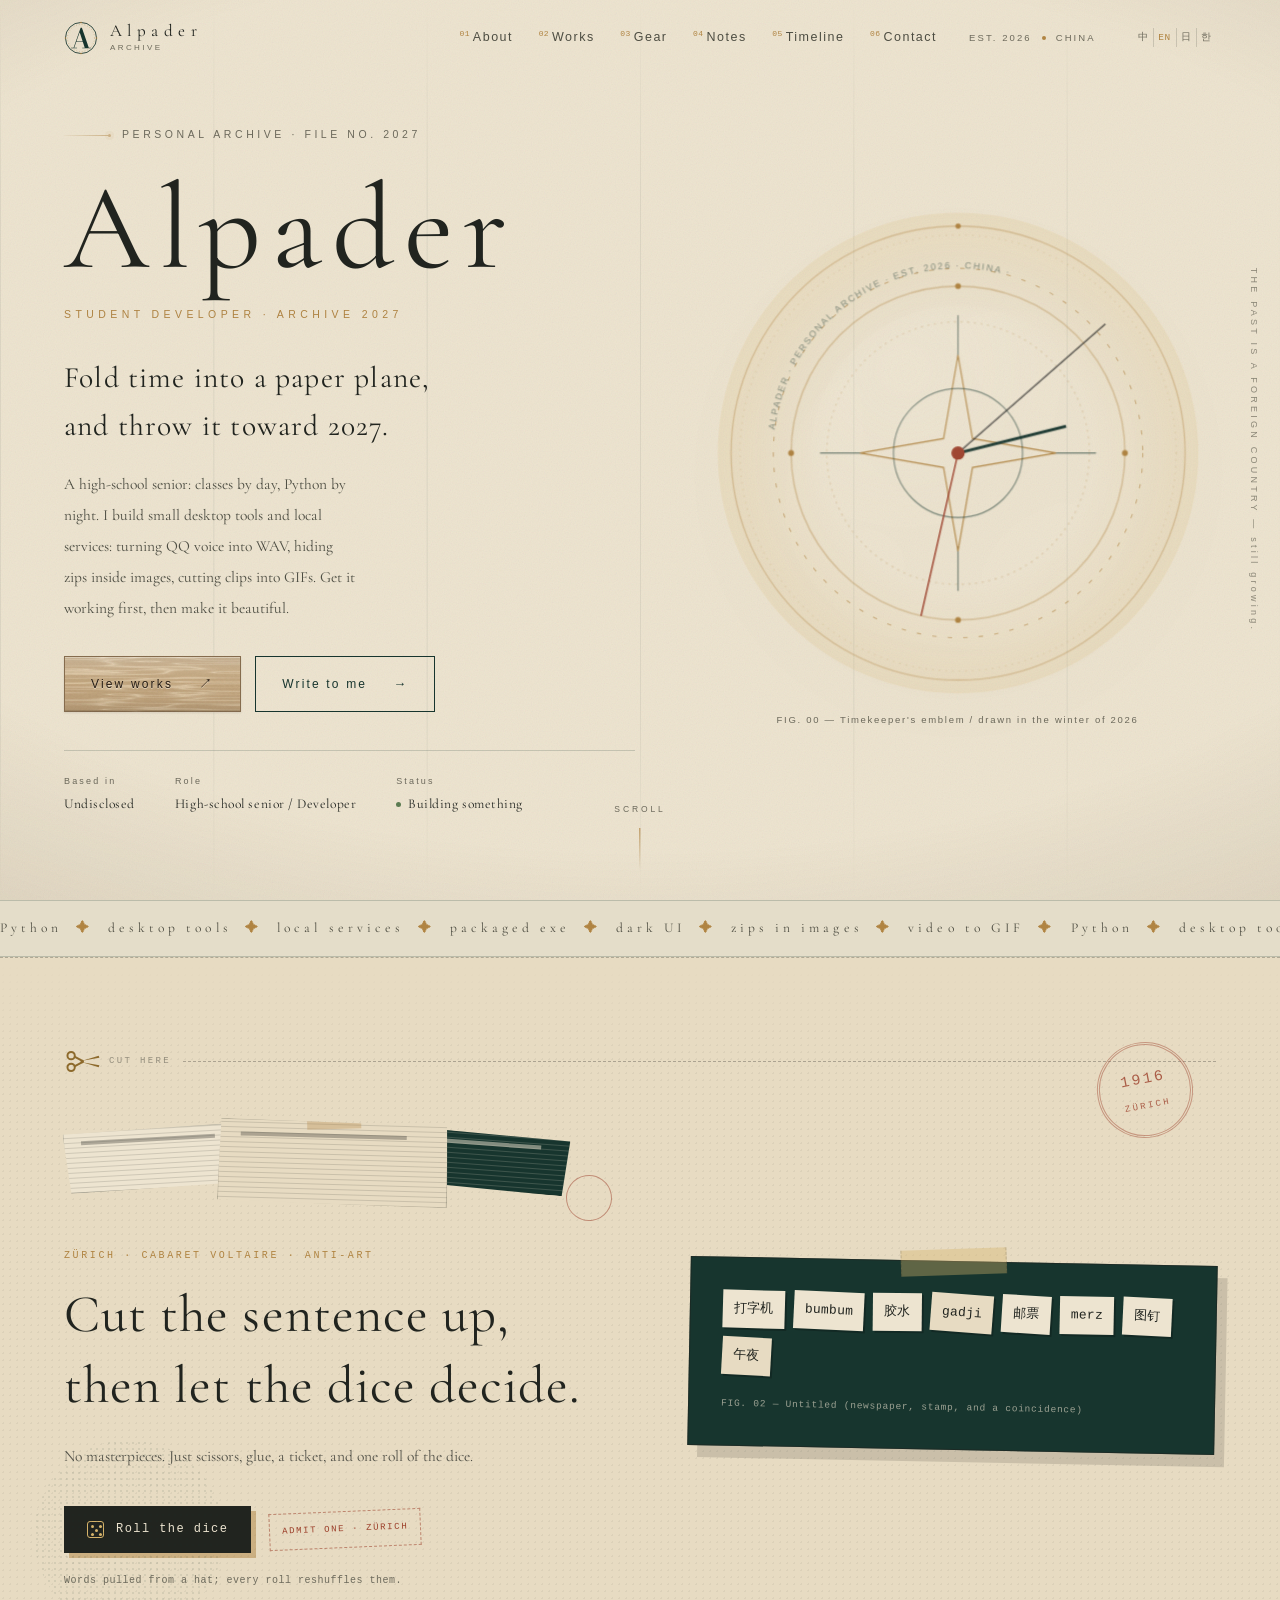
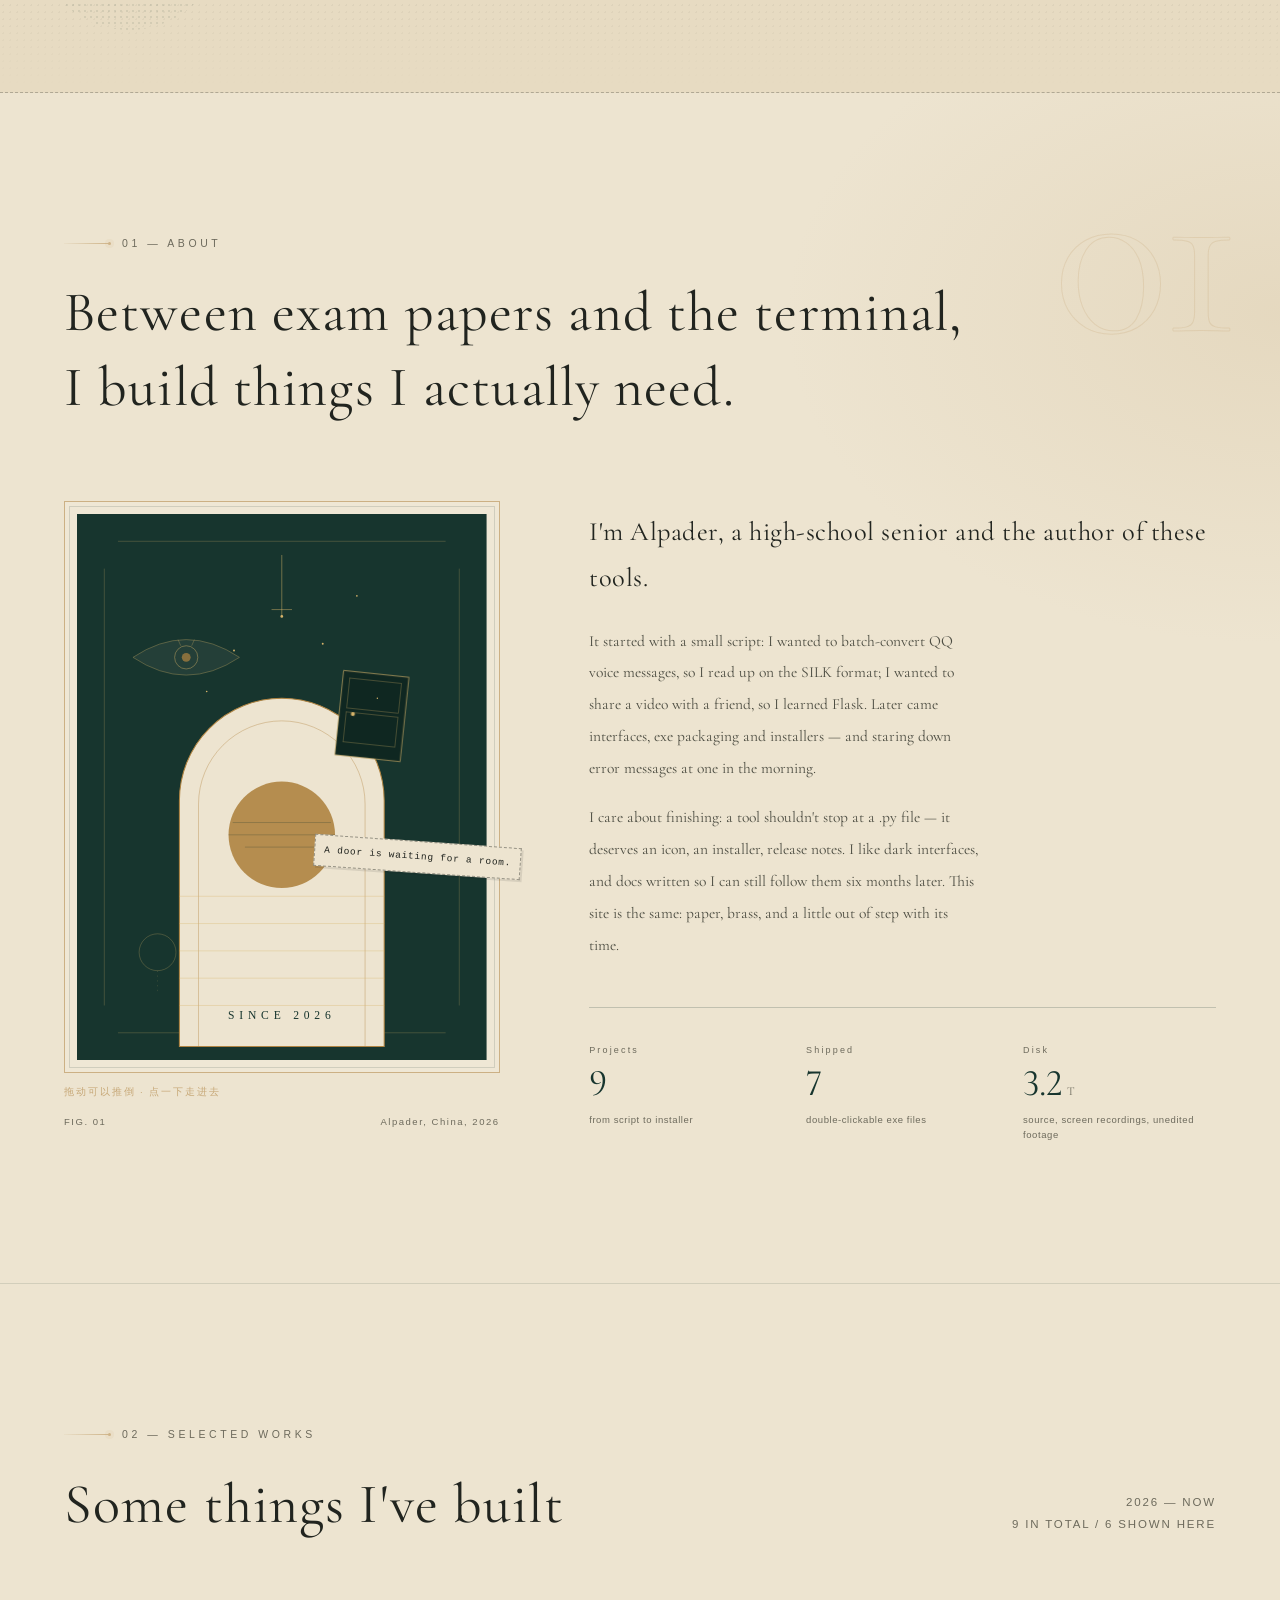
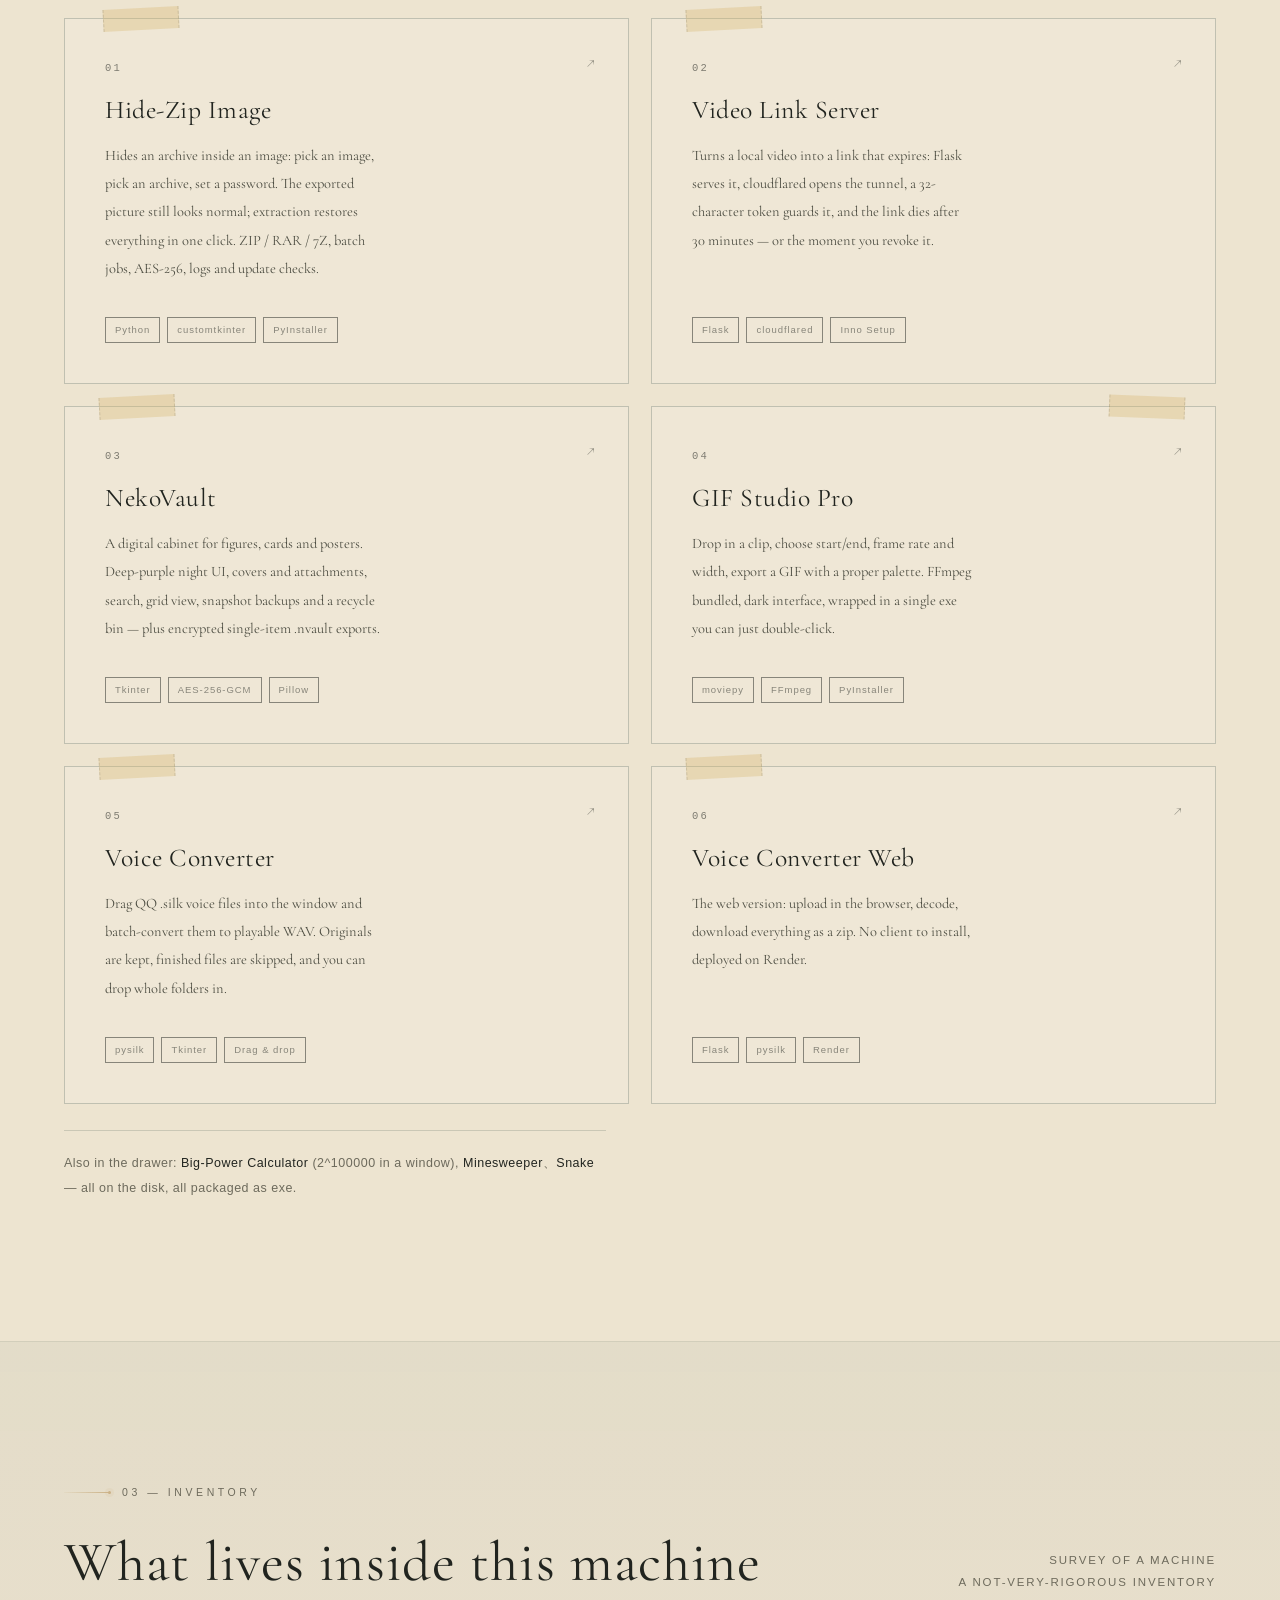
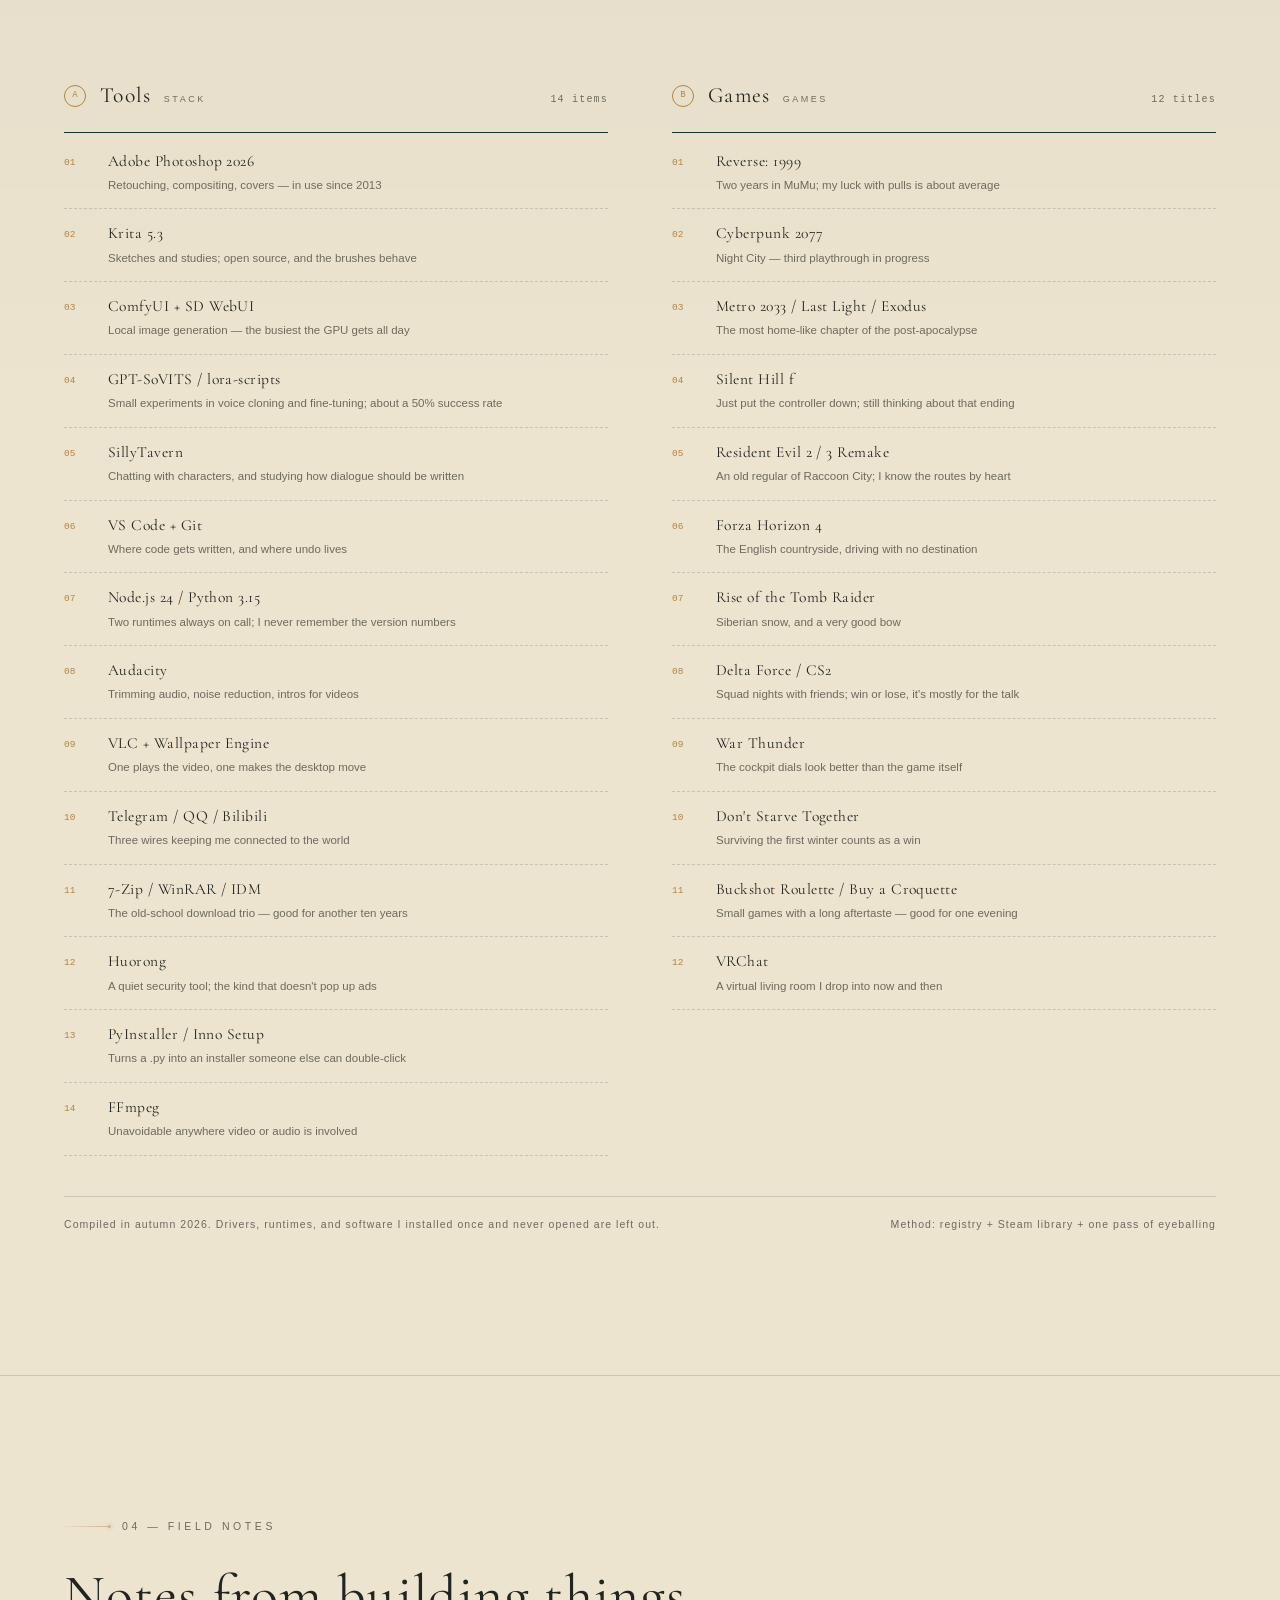
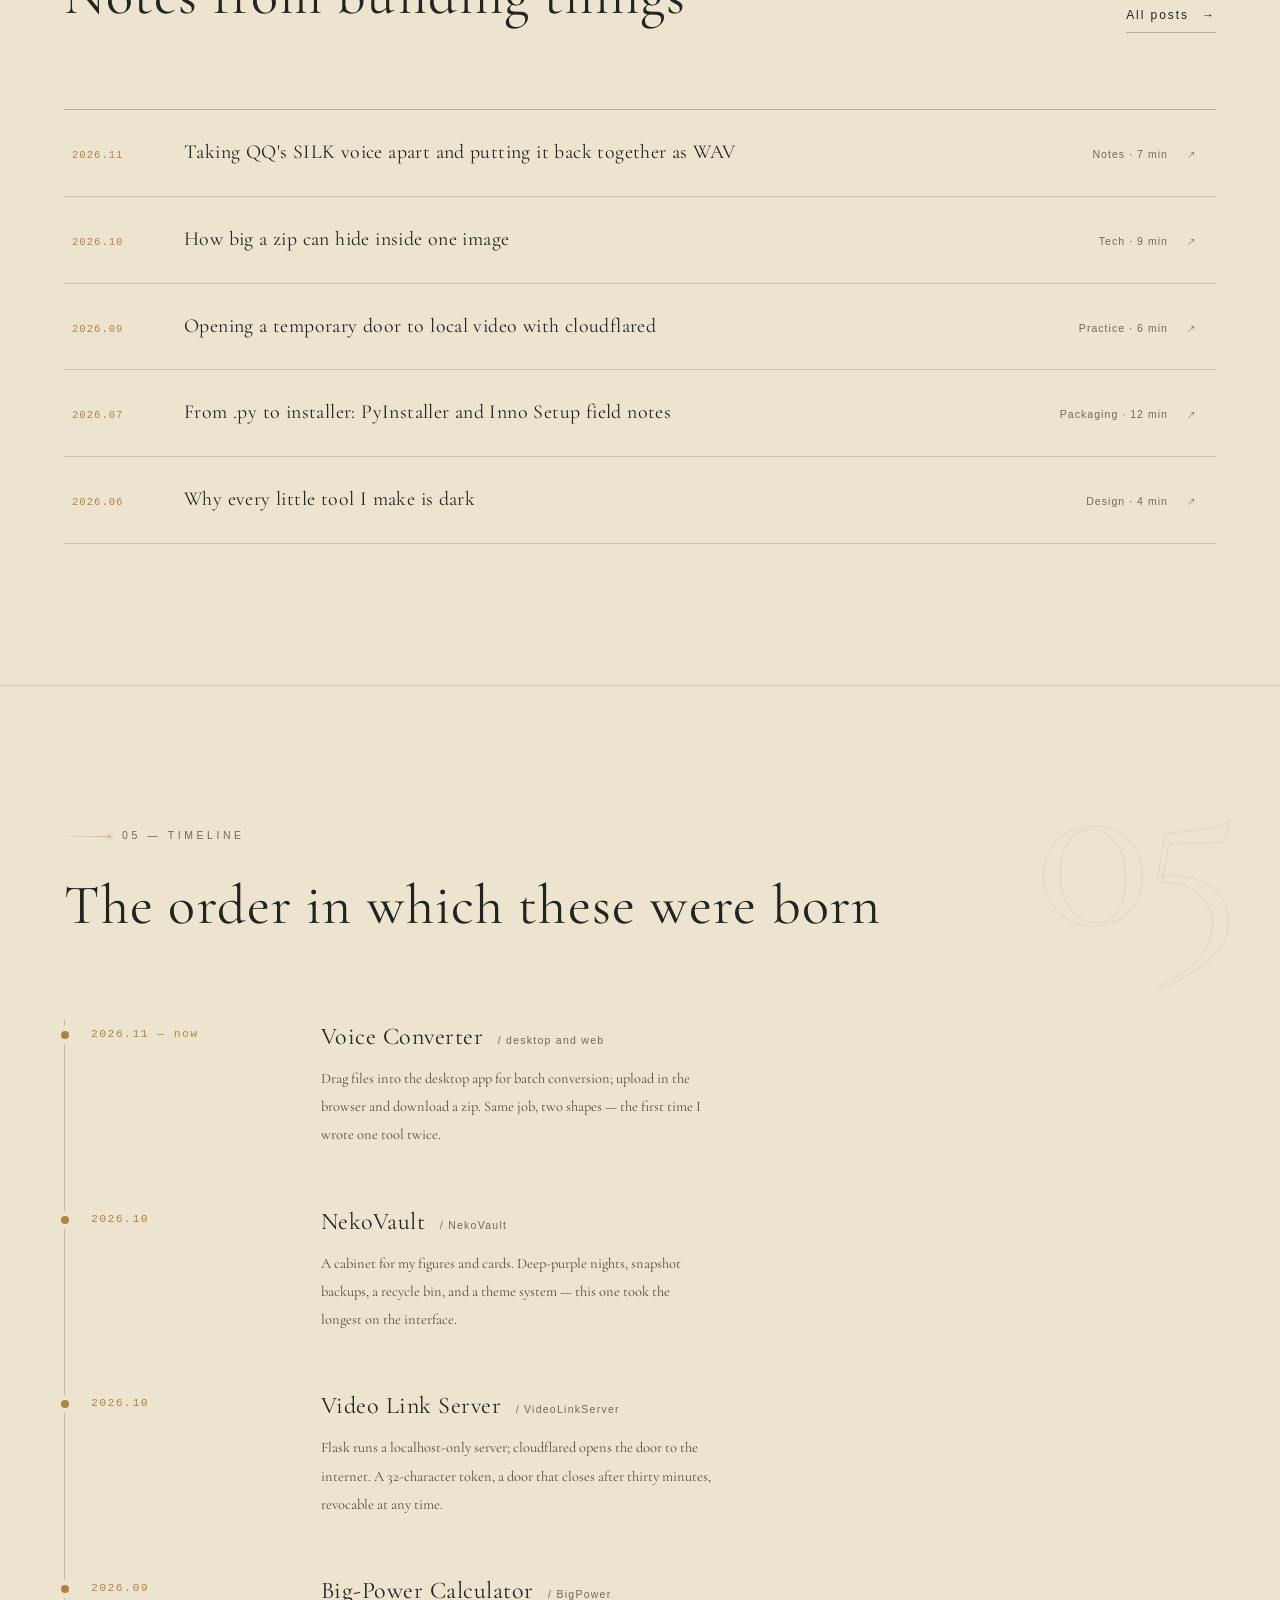
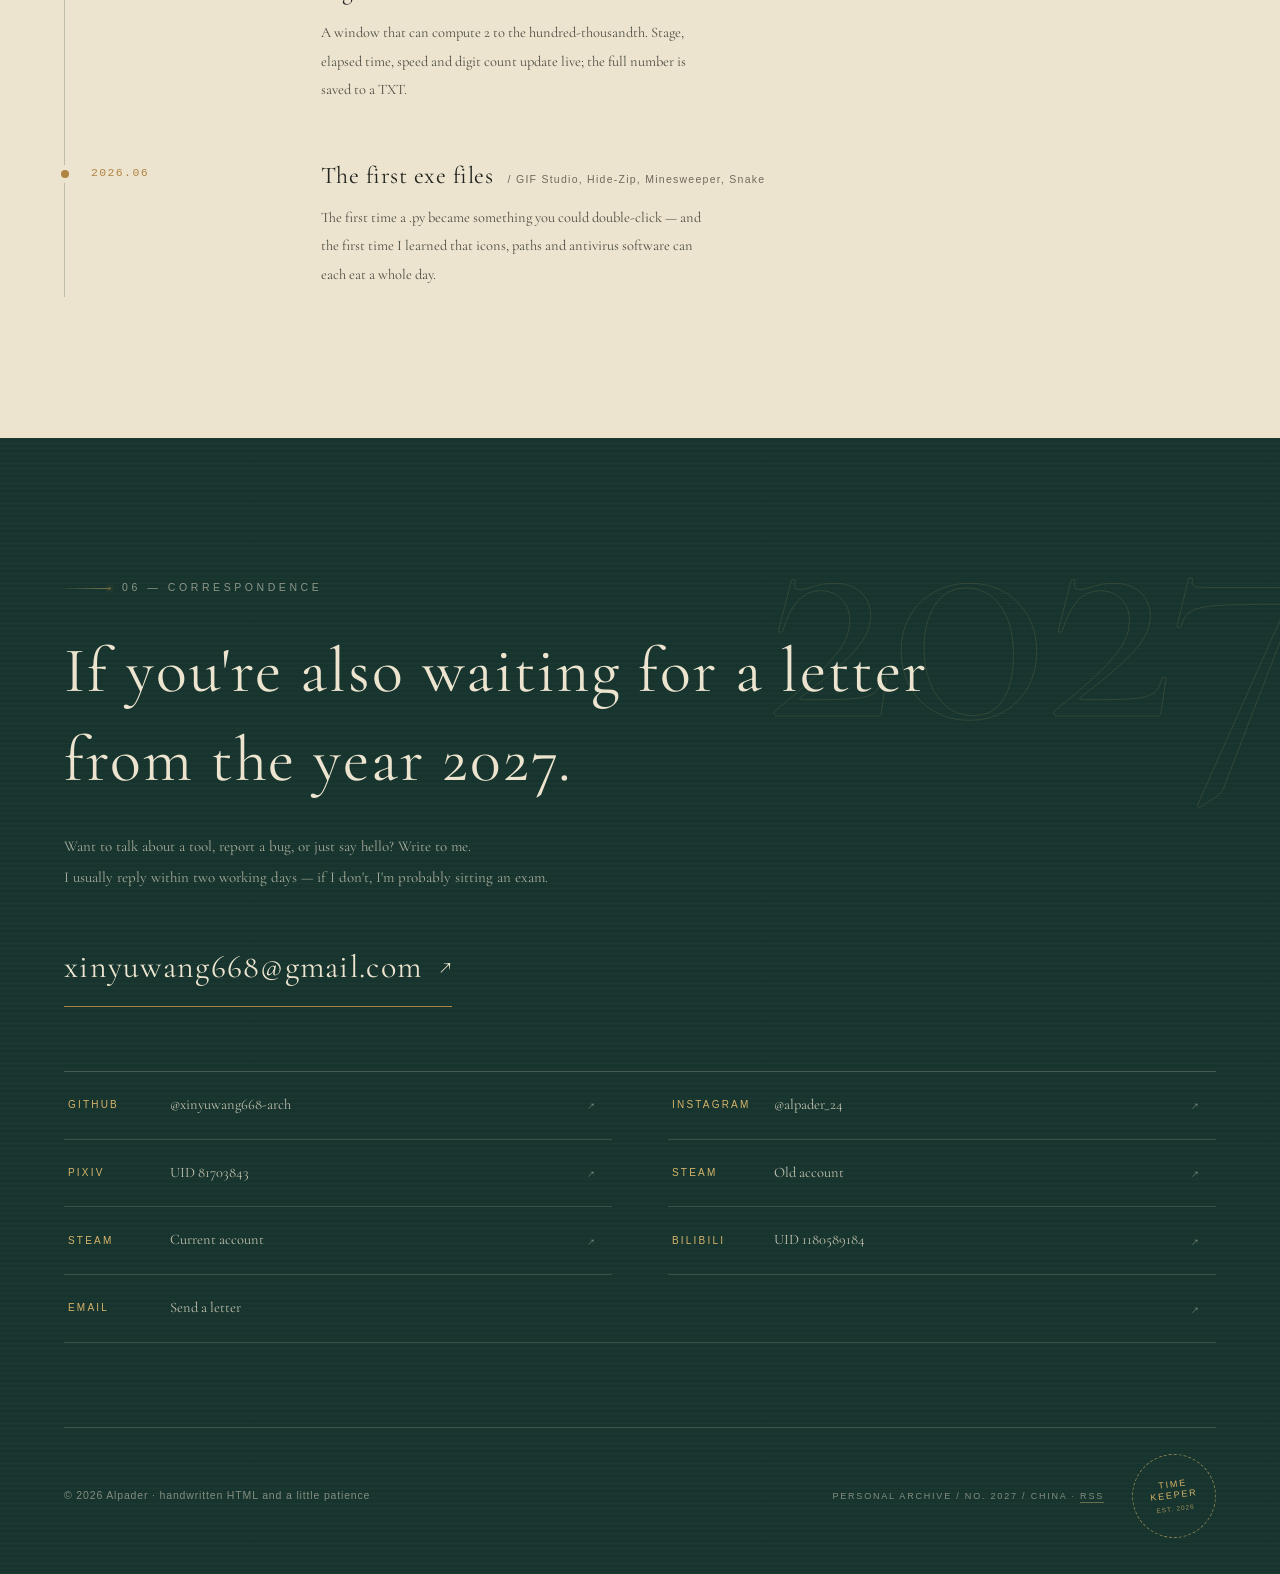
<file: index.html>
<!DOCTYPE html>
<html lang="zh-CN">
<head>
<meta charset="UTF-8">
<meta name="viewport" content="width=device-width, initial-scale=1.0">
<title>Alpader · 个人档案 / Personal Archive</title>
<meta name="description" content="Alpader，高三学生，写 Python 小工具。作品、开发笔记、项目年表，以及一个把时间折成纸飞机的个人站。">
<meta name="theme-color" content="#17352e">
<meta property="og:type" content="website">
<meta property="og:title" content="Alpader · 个人档案 / Personal Archive">
<meta property="og:description" content="高三学生，写 Python 小工具。作品、开发笔记、项目年表，以及一个把时间折成纸飞机的个人站。">
<meta property="og:locale" content="zh_CN">
<meta property="og:image" content="https://alpader.lol/assets/og.png">
<meta property="og:image:width" content="2400">
<meta property="og:image:height" content="1260">
<meta name="twitter:card" content="summary_large_image">
<meta name="twitter:image" content="https://alpader.lol/assets/og.png">
<script type="application/ld+json">
{
  "@context": "https://schema.org",
  "@type": "Person",
  "name": "Alpader",
  "alternateName": "Alpader Archive",
  "jobTitle": "Student Developer",
  "description": "高三学生，用 Python 写桌面小工具与本地服务。",
  "sameAs": ["https://github.com/xinyuwang668-arch", "https://www.instagram.com/alpader_24/", "https://www.pixiv.net/users/81703843", "https://steamcommunity.com/profiles/76561199488538160", "https://steamcommunity.com/profiles/76561199672460754", "https://space.bilibili.com/1180589184"],
  "knowsLanguage": ["zh-CN", "en"]
}
</script>
<link rel="icon" href="favicon.svg" type="image/svg+xml">
<link rel="alternate" type="application/rss+xml" title="开发时的一些小记 · Alpader" href="feed.xml">
<link rel="preconnect" href="https://fonts.googleapis.com">
<link rel="preconnect" href="https://fonts.gstatic.com" crossorigin>
<link href="https://fonts.googleapis.com/css2?family=Cormorant+Garamond:ital,wght@0,400;0,500;0,600;1,400;1,500&family=Noto+Serif+SC:wght@400;600&display=swap" rel="stylesheet">
<link rel="stylesheet" href="css/style.css">
<link rel="stylesheet" href="css/art.css">
<script src="js/intro.js" defer></script>
<script>document.documentElement.classList.add('js');</script>
</head>
<body>

<div class="grain" aria-hidden="true"></div>
<div class="progress" id="progress" aria-hidden="true"></div>
<a class="skip-link" href="#main">跳到主要内容</a>

<header class="header" id="header">
  <div class="header__inner">
    <a class="brand" href="#top" aria-label="回到首页">
      <span class="brand__mark" aria-hidden="true">
        <svg viewBox="0 0 44 44" aria-hidden="true"><circle cx="22" cy="22" r="20.1" fill="none" stroke="currentColor" stroke-width="1.1"/><circle cx="22" cy="22" r="17.5" fill="none" stroke="var(--brass, currentColor)" stroke-width=".6" stroke-dasharray="1 2.6" opacity=".9"/><circle cx="22" cy="1.9" r=".95" fill="var(--brass, currentColor)"/><circle cx="42.1" cy="22" r=".95" fill="var(--brass, currentColor)"/><circle cx="22" cy="42.1" r=".95" fill="var(--brass, currentColor)"/><circle cx="1.9" cy="22" r=".95" fill="var(--brass, currentColor)"/><g fill="currentColor"><path transform="translate(8.324 35.400)" d="M7.245 -8.095V-8.771H18.131V-8.095ZM14.820 -26.503 23.764 -0.676H26.451V0.000H15.271V-0.676H18.512L11.960 -20.956L4.871 -0.676H8.545V0.000H0.901V-0.676H4.073L13.191 -26.503Z"/></g></svg>
      </span>
      <span class="brand__text">
        <span class="brand__cn">Alpader</span>
        <span class="brand__en">ARCHIVE</span>
      </span>
    </a>

    <nav class="nav" id="site-nav" aria-label="主导航">
      <a href="#about" data-nav="about"><span class="nav__num">01</span>关于</a>
      <a href="#works" data-nav="works"><span class="nav__num">02</span>作品</a>
      <a href="#inventory" data-nav="inventory"><span class="nav__num">03</span>器物</a>
      <a href="#notes" data-nav="notes"><span class="nav__num">04</span>手记</a>
      <a href="#journey" data-nav="journey"><span class="nav__num">05</span>年表</a>
      <a href="#contact" data-nav="contact"><span class="nav__num">06</span>联系</a>

      <div class="nav__foot">
        <div class="nav__foot-row">
          <a class="nav__mail" href="mailto:xinyuwang668@gmail.com">xinyuwang668@gmail.com</a>
          <span class="nav__loc">EST. 2026 · CHINA</span>
        </div>
        <div class="lang lang--nav" role="group" aria-label="Language">
          <button type="button" class="lang__btn" data-lang="zh" aria-pressed="true">中</button>
          <button type="button" class="lang__btn" data-lang="en" aria-pressed="false">EN</button>
          <button type="button" class="lang__btn" data-lang="ja" aria-pressed="false">日</button>
          <button type="button" class="lang__btn" data-lang="ko" aria-pressed="false">한</button>
        </div>
      </div>
    </nav>

    <div class="header__meta">
      <span>EST.&nbsp;2026</span>
      <span class="header__dot" aria-hidden="true"></span>
      <span>CHINA</span>
    </div>

    <div class="lang lang--header" role="group" aria-label="Language">
      <button type="button" class="lang__btn" data-lang="zh" aria-pressed="true">中</button>
      <button type="button" class="lang__btn" data-lang="en" aria-pressed="false">EN</button>
      <button type="button" class="lang__btn" data-lang="ja" aria-pressed="false">日</button>
      <button type="button" class="lang__btn" data-lang="ko" aria-pressed="false">한</button>
    </div>

    <button class="menu-toggle" id="menuToggle" aria-label="打开菜单" aria-expanded="false" aria-controls="site-nav">
      <span></span><span></span>
    </button>
  </div>
</header>

<main id="main">

  <!-- ============ HERO ============ -->
  <section class="hero" id="top">
    <div class="hero__lines" aria-hidden="true"></div>
    <div class="container hero__inner">

      <div class="hero__copy">
        <p class="eyebrow reveal"><span class="eyebrow__rule"></span>PERSONAL ARCHIVE · FILE NO. 2027</p>

        <h1 class="hero__name reveal" style="--d:.06s">Alpader</h1>
        <p class="hero__latin reveal" style="--d:.12s">Student Developer · Archive 2027</p>

        <p class="hero__tagline reveal" style="--d:.18s">把时间折成纸飞机，<br>投向还没到来的 2027。</p>

        <p class="hero__desc reveal" style="--d:.24s">高三学生，白天上课，晚上写 Python。做桌面小工具和本地服务——把 QQ 语音转成 WAV、把压缩包藏进图片、把一段视频变成 GIF。相信东西要先做出来，再慢慢做好看。</p>

        <div class="hero__actions reveal" style="--d:.3s">
          <a class="btn btn--solid" href="#works">查看作品<span class="btn__arrow" aria-hidden="true">↗</span></a>
          <a class="btn btn--ghost" href="#contact">写封信<span class="btn__arrow" aria-hidden="true">→</span></a>
        </div>

        <dl class="hero__meta reveal" style="--d:.36s">
          <div><dt>现居</dt><dd>暂时保密</dd></div>
          <div><dt>身份</dt><dd>高三学生 / 开发者</dd></div>
          <div><dt>状态</dt><dd><span class="pulse" aria-hidden="true"></span>在写新东西</dd></div>
        </dl>
      </div>

      <div class="hero__emblem reveal" style="--d:.2s">
        <div class="emblem">
          <svg viewBox="0 0 440 440" role="img" aria-label="装饰艺术风格的档案徽章：同心圆、刻度与星形">
            <defs>
              <path id="ringPath" d="M220,220 m-166,0 a166,166 0 1,1 332,0 a166,166 0 1,1 -332,0"/>
              <radialGradient id="emblemGlow" cx="50%" cy="50%" r="50%">
                <stop offset="55%" stop-color="#d6b36a" stop-opacity="0"/>
                <stop offset="100%" stop-color="#d6b36a" stop-opacity=".16"/>
              </radialGradient>
            </defs>
            <circle cx="220" cy="220" r="216" fill="url(#emblemGlow)"/>
            <g class="emblem__ring emblem__ring--204">
              <circle cx="220" cy="220" r="204" fill="none" stroke="#b08442" stroke-opacity=".45"/>
              <circle cx="220" cy="16" r="2.4" fill="#b08442"/>
            </g>
            <g class="emblem__ring emblem__ring--196">
              <circle cx="220" cy="220" r="196" fill="none" stroke="#b08442" stroke-opacity=".28" stroke-dasharray="1 5"/>
            </g>
            <g class="emblem__ring emblem__ring--166">
              <circle cx="220" cy="220" r="166" fill="none" stroke="#b08442" stroke-opacity=".55" stroke-dasharray="4 10"/>
            </g>
            <g class="emblem__ring emblem__ring--150">
              <circle cx="220" cy="220" r="150" fill="none" stroke="#b08442" stroke-opacity=".5"/>
              <g fill="#b08442">
                <circle cx="220" cy="70" r="2.6"/>
                <circle cx="370" cy="220" r="2.6"/>
                <circle cx="220" cy="370" r="2.6"/>
                <circle cx="70" cy="220" r="2.6"/>
              </g>
            </g>
            <g class="emblem__ring emblem__ring--118">
              <circle cx="220" cy="220" r="118" fill="none" stroke="#b08442" stroke-opacity=".3" stroke-dasharray="2 4"/>
            </g>
            <text class="emblem__ringtext" fill="#17352e">
              <textPath href="#ringPath" startOffset="2%">ALPADER · PERSONAL ARCHIVE · EST. 2026 · CHINA · </textPath>
            </text>
            <g stroke="#17352e" fill="none" stroke-width="1">
              <path d="M220 96v40M220 304v40M96 220h40M304 220h40" stroke-opacity=".6"/>
              <path d="M220 132 L233 207 L308 220 L233 233 L220 308 L207 233 L132 220 L207 207 Z" stroke="#b08442"/>
              <circle cx="220" cy="220" r="58" stroke-opacity=".55"/>
              <g class="emblem__hand emblem__hand--min">
                <path d="M220 220V70" stroke="#9c3f2a" stroke-width="1.3"/>
              </g>
              <g class="emblem__hand emblem__hand--hour">
                <path d="M220 220V120" stroke="#17352e" stroke-width="2.6"/>
              </g>
              <g class="emblem__hand emblem__hand--sec">
                <path d="M220 220V44" stroke="#141414" stroke-width=".9"/>
              </g>
              <circle cx="220" cy="220" r="6" fill="#9c3f2a" stroke="none"/>
            </g>
          </svg>
        </div>
        <p class="emblem__caption">FIG. 00 — 时间守护者徽记 / 手绘于 2026 年冬</p>
      </div>

    </div>

    <div class="hero__rail" aria-hidden="true">
      <span>THE PAST IS A FOREIGN COUNTRY — 未来尚未发生，过去仍在生长</span>
    </div>

    <a class="hero__scroll" href="#about" aria-label="向下滚动">
      <span>SCROLL</span>
      <i aria-hidden="true"></i>
    </a>
  </section>

  <!-- ============ MARQUEE ============ -->
  <div class="marquee" aria-hidden="true">
    <div class="marquee__track">
      <span>Python <b>✦</b> 桌面工具 <b>✦</b> 本地服务 <b>✦</b> 打包 exe <b>✦</b> 深色界面 <b>✦</b> 压缩包藏图 <b>✦</b> 视频转 GIF <b>✦</b></span>
      <span>Python <b>✦</b> 桌面工具 <b>✦</b> 本地服务 <b>✦</b> 打包 exe <b>✦</b> 深色界面 <b>✦</b> 压缩包藏图 <b>✦</b> 视频转 GIF <b>✦</b></span>
    </div>
  </div>

  <!-- ============ DADA INTERLUDE ============ -->
  <section class="dada" id="dada" aria-labelledby="dadaTitle">
    <div class="container dada__inner">
      <p class="dada__cut" id="cutLine">
        <button class="cut-btn" id="cutBtn" type="button" aria-label="沿着虚线剪开这张纸">
          <span class="cut-btn__icon" aria-hidden="true">
            <svg viewBox="0 0 34 22">
              <g class="snip__a">
                <path d="M17.2 10.2 33 5.4 33.6 7.3Z"/>
                <path class="snip__stem" d="M17.4 10.4 10.2 6.6"/>
                <circle cx="6.6" cy="5.4" r="3.5"/>
              </g>
              <g class="snip__b">
                <path d="M17.2 11.8 33 16.6 33.6 14.7Z"/>
                <path class="snip__stem" d="M17.4 11.6 10.2 15.4"/>
                <circle cx="6.6" cy="16.6" r="3.5"/>
              </g>
              <circle class="snip__pin" cx="17.3" cy="11" r="1.6"/>
            </svg>
          </span>
          <b>CUT HERE</b>
        </button>
        <i aria-hidden="true"></i>
        <span class="cut-fill" aria-hidden="true"></span>
        <span class="cut-runner" aria-hidden="true"></span>
        <span class="cut-bubble" id="cutBubble" role="status">剪开看看吧。</span>
      </p>

      <div class="dada__grid">
        <div class="dada__text">
          <div class="dada__strip" aria-hidden="true">
            <span class="strip strip--1"></span>
            <span class="strip strip--2"></span>
            <span class="strip strip--3"></span>
            <span class="strip__ring"></span>
          </div>

          <p class="dada__meta">ZÜRICH · CABARET VOLTAIRE · ANTI-ART</p>
          <h2 class="dada__title" id="dadaTitle">把句子剪碎，<br>再让骰子决定。</h2>
          <p class="dada__desc">不相信杰作。相信剪刀、胶水、车票和一次掷骰子。</p>

          <div class="dada__actions">
            <button class="dada__roll" id="rollDice" type="button">
              <span class="dada__die" aria-hidden="true"></span>
              <span>掷一次骰子</span>
            </button>
            <span class="dada__ticket" aria-hidden="true">ADMIT ONE · ZÜRICH</span>
          </div>

          <p class="dada__note">从帽子里抽出的词，每掷一次就换一个顺序。</p>
        </div>

        <figure class="dada__hat">
          <div class="hat" id="hatWords" aria-live="polite">
            <span class="hat__word">karawane</span>
            <span class="hat__word">zanzibar</span>
            <span class="hat__word">bumbum</span>
            <span class="hat__word">gadji</span>
            <span class="hat__word">beri</span>
            <span class="hat__word">toto</span>
            <span class="hat__word">rimbaud</span>
            <span class="hat__word">tralala</span>
          </div>
          <figcaption class="dada__cap">FIG. 02 — 无题（报纸、邮票与一次偶然）</figcaption>
        </figure>
      </div>

      <div class="dada__stamp" aria-hidden="true"><span>1916</span><i>ZÜRICH</i></div>
      <div class="dada__dot" aria-hidden="true"></div>
    </div>
  </section>

  <!-- ============ ABOUT ============ -->
  <section class="section section--about" id="about">
    <div class="container">
      <header class="sec-head">
        <p class="eyebrow reveal"><span class="eyebrow__rule"></span>01 — ABOUT</p>
        <h2 class="sec-title reveal" style="--d:.06s">在题海与终端之间，<br>造一些自己用得上的东西。</h2>
      </header>

      <div class="about">
        <figure class="portrait reveal">
          <div class="portrait__frame">
            <svg viewBox="0 0 600 800" role="img" aria-label="复古海报风格的超现实插画：拱门、落日、漂浮的门与一只眼">
              <rect width="600" height="800" fill="#17352e"/>
              <g stroke="#d6b36a" stroke-opacity=".35" fill="none">
                <path d="M60 40h480M60 760h480"/>
                <path d="M40 80v640M560 80v640"/>
              </g>
              <g id="doorSlab">
              <path d="M150 780V420a150 150 0 0 1 300 0v360Z" fill="#ede4d0"/>
              <path d="M150 780V420a150 150 0 0 1 300 0v360Z" fill="none" stroke="#b08442" stroke-width="1.5"/>
              <path d="M178 780V425a122 122 0 0 1 244 0v355" fill="none" stroke="#b08442" stroke-opacity=".55"/>
              <circle cx="300" cy="470" r="78" fill="#b08442" fill-opacity=".9"/>
              <g stroke="#17352e" stroke-opacity=".35">
                <path d="M222 470h156M228 452h144M246 488h108"/>
              </g>
              <g stroke="#d6b36a" stroke-opacity=".5">
                <path d="M150 560h300M150 600h300M150 640h300M150 680h300M150 720h300"/>
              </g>
              <text x="300" y="740" text-anchor="middle" fill="#17352e" font-family="Georgia, 'Songti SC', serif" font-size="17" letter-spacing="7">SINCE 2026</text>
              </g>

              <!-- surreal：漂浮的门、云里的眼、多出来的一个球 -->
              <g transform="translate(432 296) rotate(6)">
                <rect x="-48" y="-62" width="96" height="124" fill="#0f2721" stroke="#d6b36a" stroke-opacity=".75" stroke-width="1.2"/>
                <rect x="-38" y="-52" width="76" height="44" fill="none" stroke="#d6b36a" stroke-opacity=".4"/>
                <rect x="-38" y="-2" width="76" height="44" fill="none" stroke="#d6b36a" stroke-opacity=".4"/>
                <circle cx="-28" cy="0" r="3" fill="#d6b36a"/>
              </g>
              <g transform="translate(160 210)" opacity=".85">
                <path d="M-78 0q78 -52 156 0q-78 52 -156 0Z" fill="#ede4d0" fill-opacity=".07" stroke="#d6b36a" stroke-opacity=".55"/>
                <circle r="17" fill="none" stroke="#d6b36a" stroke-opacity=".75"/>
                <circle r="6.5" id="eyePupil" fill="#b08442" fill-opacity=".85"/>
                <path d="M-8 -17l-4 -9M8 -17l4 -9" stroke="#d6b36a" stroke-opacity=".5"/>
              </g>
              <circle cx="118" cy="642" r="27" fill="none" stroke="#d6b36a" stroke-opacity=".38"/>
              <path d="M118 669v34" stroke="#d6b36a" stroke-opacity=".22" stroke-dasharray="2 5"/>

              <g fill="#d6b36a">
                <circle cx="300" cy="150" r="2"/><circle cx="360" cy="190" r="1.4"/>
                <circle cx="230" cy="200" r="1.4"/><circle cx="410" cy="120" r="1.2"/>
                <circle cx="190" cy="260" r="1.2"/><circle cx="440" cy="270" r="1"/>
              </g>
              <path d="M300 60v90" stroke="#d6b36a" stroke-opacity=".7"/>
              <path d="M285 140h30" stroke="#d6b36a" stroke-opacity=".7"/>
            </svg>
          </div>
          <p class="portrait__note">门在等一个房间</p>
          <p class="portrait__hint">拖动可以推倒 · 点一下走进去</p>
          <figcaption class="portrait__cap"><span>FIG. 01</span><span>Alpader，中国，2026</span></figcaption>
        </figure>

        <div class="about__body">
          <p class="lead reveal">我是 Alpader，一个高三学生，也是这些工具的作者。</p>
          <p class="reveal" style="--d:.06s">
            写代码是从一个小脚本开始的：想批量转 QQ 语音，就去看 SILK 格式；
            想给朋友分享一段视频，就去学 Flask。后来慢慢学会做界面、打包 exe、
            写安装包，也学会了在凌晨一点和报错对视。
          </p>
          <p class="reveal" style="--d:.12s">
            我关心「做完」：一个工具不该停在 .py，它应该有图标、有安装包、有更新说明；
            界面喜欢深色，文档喜欢写到半年后自己还能看懂。这个站也一样，
            材料是纸、黄铜，和一点点不合时宜。
          </p>

          <dl class="stats reveal" style="--d:.18s">
            <div><dt>项目</dt><dd>9<em>个</em><small>从脚本写到安装包</small></dd></div>
            <div><dt>成品</dt><dd>7<em>个</em><small>能双击运行的 exe</small></dd></div>
            <div><dt>硬盘</dt><dd>3.2<em>T</em><small>存着源码、录屏和没剪的素材</small></dd></div>
          </dl>
        </div>
      </div>
    </div>
  </section>

  <!-- ============ WORKS ============ -->
  <section class="section section--works" id="works">
    <div class="container">
      <header class="sec-head sec-head--row">
        <div>
          <p class="eyebrow reveal"><span class="eyebrow__rule"></span>02 — SELECTED WORKS</p>
          <h2 class="sec-title reveal" style="--d:.06s">做过的一些东西</h2>
        </div>
        <p class="sec-aside reveal" style="--d:.12s">2026 — 至今<br>共 9 件 / 下面挑了 6 件</p>
      </header>

      <div class="works">
        <a class="work reveal" href="works/hide-zip.html" style="--d:.02s">
          <span class="work__index">01</span>
          <h3 class="work__title">藏图 <em>HIDE ZIP IMAGE</em></h3>
          <p class="work__desc">把压缩包藏进一张图片里：选图、选包、设密码，导出的图片照常能看，提取时一键还原。支持 ZIP / RAR / 7Z、批量处理、AES-256 加密、日志与自检更新。</p>
          <ul class="work__tags"><li>Python</li><li>customtkinter</li><li>PyInstaller</li></ul>
          <span class="work__arrow" aria-hidden="true">↗</span>
        </a>

        <a class="work reveal" href="works/video-link.html" style="--d:.08s">
          <span class="work__index">02</span>
          <h3 class="work__title">临时视频链接 <em>VIDEO LINK SERVER</em></h3>
          <p class="work__desc">把本地视频变成一条会过期的链接：Flask 起服务，cloudflared 打隧道，32 位随机 token，30 分钟后自动失效，也可以随时撤销。</p>
          <ul class="work__tags"><li>Flask</li><li>cloudflared</li><li>Inno Setup</li></ul>
          <span class="work__arrow" aria-hidden="true">↗</span>
        </a>

        <a class="work reveal" href="works/nekovault.html" style="--d:.14s">
          <span class="work__index">03</span>
          <h3 class="work__title">喵喵秘藏 <em>NEKOVAULT</em></h3>
          <p class="work__desc">手办、卡牌、海报的数字藏品柜。深紫夜色界面，封面、附件、搜索、网格视图，快照备份与回收站，还能导出加密的 .nvault 单件包。</p>
          <ul class="work__tags"><li>Tkinter</li><li>AES-256-GCM</li><li>Pillow</li></ul>
          <span class="work__arrow" aria-hidden="true">↗</span>
        </a>

        <a class="work reveal" href="works/gif-studio.html" style="--d:.2s">
          <span class="work__index">04</span>
          <h3 class="work__title">GIF Studio Pro <em>GIF STUDIO</em></h3>
          <p class="work__desc">拖进一段视频，选好起止时间、帧率和宽度，导出带调色板的 GIF。内置 FFmpeg，深色界面，打包成单个 exe，双击就能用。</p>
          <ul class="work__tags"><li>moviepy</li><li>FFmpeg</li><li>PyInstaller</li></ul>
          <span class="work__arrow" aria-hidden="true">↗</span>
        </a>

        <a class="work reveal" href="works/silk2wav.html" style="--d:.26s">
          <span class="work__index">05</span>
          <h3 class="work__title">语音转换器 <em>SILK2WAV</em></h3>
          <p class="work__desc">把 QQ 的 .silk 语音拖进窗口，批量转成能听的 WAV。保留原文件，已经转过的自动跳过，文件夹整个拖进来也行。</p>
          <ul class="work__tags"><li>pysilk</li><li>Tkinter</li><li>拖放</li></ul>
          <span class="work__arrow" aria-hidden="true">↗</span>
        </a>

        <a class="work reveal" href="works/qqvoice.html" style="--d:.32s">
          <span class="work__index">06</span>
          <h3 class="work__title">在线语音转换 <em>QQVOICE WEB</em></h3>
          <p class="work__desc">语音转换器的网页版：浏览器里上传、解码、批量打包成 zip 下载。没有客户端，打开网页就能用，部署在 Render 上。</p>
          <ul class="work__tags"><li>Flask</li><li>pysilk</li><li>Render</li></ul>
          <span class="work__arrow" aria-hidden="true">↗</span>
        </a>
      </div>

      <p class="works__more reveal">
        另外还有：<b>超大整数幂计算器</b>（在窗口里算 2 的十万次方）、<b>扫雷</b>、<b>贪吃蛇</b>——都在硬盘里，也都打包成了 exe。
      </p>
    </div>
  </section>

  <!-- ============ INVENTORY ============ -->
  <section class="section section--inventory" id="inventory">
    <div class="container">
      <header class="sec-head sec-head--row">
        <div>
          <p class="eyebrow reveal"><span class="eyebrow__rule"></span>03 — INVENTORY</p>
          <h2 class="sec-title reveal" style="--d:.06s">这台机器里住着什么</h2>
        </div>
        <p class="sec-aside reveal" style="--d:.12s">SURVEY OF A MACHINE<br>一次不太严谨的清点</p>
      </header>

      <div class="inventory">
        <div class="inv-col reveal">
          <header class="inv-col__head">
            <span class="inv-col__num">A</span>
            <h3>工具 <em>STACK</em></h3>
            <span class="inv-col__count">14 件</span>
          </header>
          <ul class="inv-list">
            <li class="inv"><span class="inv__i">01</span><span class="inv__name">Adobe Photoshop 2026</span><span class="inv__note">修图、合成、做封面，从 2013 年用到现在</span></li>
            <li class="inv"><span class="inv__i">02</span><span class="inv__name">Krita 5.3</span><span class="inv__note">画草图和临摹，开源的，笔刷很听话</span></li>
            <li class="inv"><span class="inv__i">03</span><span class="inv__name">ComfyUI + SD WebUI</span><span class="inv__note">本地跑图，显卡一天里最忙的时候</span></li>
            <li class="inv"><span class="inv__i">04</span><span class="inv__name">GPT-SoVITS / lora-scripts</span><span class="inv__note">声音克隆和模型微调的小实验，成功率一半</span></li>
            <li class="inv"><span class="inv__i">05</span><span class="inv__name">SillyTavern</span><span class="inv__note">和角色聊天，顺便研究对话到底该怎么写</span></li>
            <li class="inv"><span class="inv__i">06</span><span class="inv__name">VS Code + Git</span><span class="inv__note">写代码的地方，以及后悔药</span></li>
            <li class="inv"><span class="inv__i">07</span><span class="inv__name">Node.js 24 / Python 3.15</span><span class="inv__note">两个随叫随到的运行时，版本号永远记不住</span></li>
            <li class="inv"><span class="inv__i">08</span><span class="inv__name">Audacity</span><span class="inv__note">剪音频、降噪、给视频做片头</span></li>
            <li class="inv"><span class="inv__i">09</span><span class="inv__name">VLC + Wallpaper Engine</span><span class="inv__note">一个负责放片子，一个负责让桌面动起来</span></li>
            <li class="inv"><span class="inv__i">10</span><span class="inv__name">Telegram / QQ / 哔哩哔哩</span><span class="inv__note">与世界保持连接的三根线</span></li>
            <li class="inv"><span class="inv__i">11</span><span class="inv__name">7-Zip / WinRAR / IDM</span><span class="inv__note">老派下载三件套，再战十年没问题</span></li>
            <li class="inv"><span class="inv__i">12</span><span class="inv__name">火绒</span><span class="inv__note">安静的安全软件，不弹窗的那种</span></li>
            <li class="inv"><span class="inv__i">13</span><span class="inv__name">PyInstaller / Inno Setup</span><span class="inv__note">把 .py 变成别人电脑上能双击的安装包</span></li>
            <li class="inv"><span class="inv__i">14</span><span class="inv__name">FFmpeg</span><span class="inv__note">所有跟视频、音频打交道的地方都绕不开它</span></li>
          </ul>
        </div>

        <div class="inv-col reveal" style="--d:.08s">
          <header class="inv-col__head">
            <span class="inv-col__num">B</span>
            <h3>游戏 <em>GAMES</em></h3>
            <span class="inv-col__count">12 款</span>
          </header>
          <ul class="inv-list">
            <li class="inv"><span class="inv__i">01</span><span class="inv__name">重返未来：1999</span><span class="inv__note">在 MuMu 里玩了两年，抽卡手气一般</span></li>
            <li class="inv"><span class="inv__i">02</span><span class="inv__name">赛博朋克 2077</span><span class="inv__note">夜之城，第三次通关进行中</span></li>
            <li class="inv"><span class="inv__i">03</span><span class="inv__name">地铁 2033 / 最后的曙光 / 离去</span><span class="inv__note">末世里最像「家」的一部</span></li>
            <li class="inv"><span class="inv__i">04</span><span class="inv__name">寂静岭 f</span><span class="inv__note">刚放下手柄，还在想那个结局</span></li>
            <li class="inv"><span class="inv__i">05</span><span class="inv__name">生化危机 2 / 3 重制版</span><span class="inv__note">浣熊市的老熟人了，路线倒背如流</span></li>
            <li class="inv"><span class="inv__i">06</span><span class="inv__name">极限竞速：地平线 4</span><span class="inv__note">英国乡下，没有目的地地开</span></li>
            <li class="inv"><span class="inv__i">07</span><span class="inv__name">古墓丽影：崛起</span><span class="inv__note">西伯利亚的雪，和一把很好用的弓</span></li>
            <li class="inv"><span class="inv__i">08</span><span class="inv__name">三角洲行动 / CS2</span><span class="inv__note">和朋友开黑，输赢都行，主要是聊天</span></li>
            <li class="inv"><span class="inv__i">09</span><span class="inv__name">战争雷霆</span><span class="inv__note">飞机的仪表盘比游戏本身好看</span></li>
            <li class="inv"><span class="inv__i">10</span><span class="inv__name">饥荒联机版</span><span class="inv__note">活过第一个冬天就算赢</span></li>
            <li class="inv"><span class="inv__i">11</span><span class="inv__name">恶魔轮盘 / 买个可乐饼吧</span><span class="inv__note">小体量，后劲很大，适合一个晚上</span></li>
            <li class="inv"><span class="inv__i">12</span><span class="inv__name">VRChat</span><span class="inv__note">虚拟客厅，偶尔去坐一会儿</span></li>
          </ul>
        </div>
      </div>

      <p class="inv-foot reveal">
        <span>清单整理于 2026 年秋 · 已略去驱动、运行库，以及那些装了再没打开过的软件。</span>
        <span>清点方式：注册表 + Steam 库 + 一遍肉眼复核</span>
      </p>
    </div>
  </section>

  <!-- ============ NOTES ============ -->
  <section class="section section--notes" id="notes">
    <div class="container">
      <header class="sec-head sec-head--row">
        <div>
          <p class="eyebrow reveal"><span class="eyebrow__rule"></span>04 — FIELD NOTES</p>
          <h2 class="sec-title reveal" style="--d:.06s">开发时的一些小记</h2>
        </div>
        <a class="sec-link reveal" href="notes.html" style="--d:.12s">全部文章 <span aria-hidden="true">→</span></a>
      </header>

      <div class="notes">
        <a class="note reveal" href="notes.html#silk">
          <span class="note__date">2026.11</span>
          <span class="note__title">把 QQ 的 SILK 语音拆开，再拼成 WAV</span>
          <span class="note__meta">笔记 · 7 分钟</span>
          <span class="note__arrow" aria-hidden="true">↗</span>
        </a>
        <a class="note reveal" href="notes.html#capacity">
          <span class="note__date">2026.10</span>
          <span class="note__title">一张图片里，最多能藏下多大的压缩包</span>
          <span class="note__meta">技术 · 9 分钟</span>
          <span class="note__arrow" aria-hidden="true">↗</span>
        </a>
        <a class="note reveal" href="notes.html#tunnel">
          <span class="note__date">2026.09</span>
          <span class="note__title">用 cloudflared 给本地视频开一扇临时的门</span>
          <span class="note__meta">实践 · 6 分钟</span>
          <span class="note__arrow" aria-hidden="true">↗</span>
        </a>
        <a class="note reveal" href="notes.html#packaging">
          <span class="note__date">2026.07</span>
          <span class="note__title">从 .py 到安装包：PyInstaller 与 Inno Setup 踩坑记</span>
          <span class="note__meta">打包 · 12 分钟</span>
          <span class="note__arrow" aria-hidden="true">↗</span>
        </a>
        <a class="note reveal" href="notes.html#darkui">
          <span class="note__date">2026.06</span>
          <span class="note__title">为什么我的每个小工具都是深色的</span>
          <span class="note__meta">设计 · 4 分钟</span>
          <span class="note__arrow" aria-hidden="true">↗</span>
        </a>
      </div>
    </div>
  </section>

  <!-- ============ JOURNEY ============ -->
  <section class="section section--journey" id="journey">
    <div class="container">
      <header class="sec-head">
        <p class="eyebrow reveal"><span class="eyebrow__rule"></span>05 — TIMELINE</p>
        <h2 class="sec-title reveal" style="--d:.06s">这些东西出生的顺序</h2>
      </header>

      <ol class="timeline">
        <li class="tl reveal">
          <p class="tl__year">2026.11 — 现在</p>
          <div class="tl__body">
            <h3>语音转换器 <span>/ 桌面版与网页版</span></h3>
            <p>桌面版拖进来批量转，网页版上传后打包下载。同一件事，两种用法；也第一次把同一个工具写了两遍。</p>
          </div>
        </li>
        <li class="tl reveal">
          <p class="tl__year">2026.10</p>
          <div class="tl__body">
            <h3>喵喵秘藏 <span>/ NekoVault</span></h3>
            <p>给自己的手办和卡牌做一个柜子。深紫夜色、快照备份、回收站，还有一套能换肤的主题系统——这次界面做得最久。</p>
          </div>
        </li>
        <li class="tl reveal">
          <p class="tl__year">2026.10</p>
          <div class="tl__body">
            <h3>临时视频链接 <span>/ VideoLinkServer</span></h3>
            <p>Flask 起一个只监听本机的服务，cloudflared 把门开到公网；32 位 token，三十分钟后自动关门，也能随时撤销。</p>
          </div>
        </li>
        <li class="tl reveal">
          <p class="tl__year">2026.09</p>
          <div class="tl__body">
            <h3>超大整数幂计算器 <span>/ BigPower</span></h3>
            <p>一个能算 2 的十万次方的窗口。实时显示阶段、耗时、速度和结果位数，算完把完整数字存进 TXT。</p>
          </div>
        </li>
        <li class="tl reveal">
          <p class="tl__year">2026.06</p>
          <div class="tl__body">
            <h3>第一批 exe <span>/ GIF Studio、藏图、扫雷、贪吃蛇</span></h3>
            <p>第一次把 .py 打包成能双击的东西，也是第一次知道图标、路径和杀毒软件都能让人卡上一整天。</p>
          </div>
        </li>
      </ol>
    </div>
  </section>

  <!-- ============ CONTACT ============ -->
  <section class="contact" id="contact">
    <div class="contact__ghost" aria-hidden="true">2027</div>
    <div class="container">
      <p class="eyebrow eyebrow--light reveal"><span class="eyebrow__rule"></span>06 — CORRESPONDENCE</p>
      <h2 class="contact__title reveal" style="--d:.06s">如果你也在等一封<br>来自 2027 年的信。</h2>
      <p class="contact__desc reveal" style="--d:.12s">
        想聊聊某个工具、发现了一个 bug，或者只是想说句话，都可以写信给我。<br>我通常会在两个工作日内回信——如果没回，大概率是在考试。
      </p>

      <a class="contact__mail reveal" style="--d:.18s" href="mailto:xinyuwang668@gmail.com" title="点击复制邮箱地址">
        xinyuwang668@gmail.com
        <span class="contact__mail-arrow" aria-hidden="true">↗</span>
      </a>

      <div class="links reveal" style="--d:.24s">
        <a href="https://github.com/xinyuwang668-arch" class="link" target="_blank" rel="noopener"><span class="link__k">GitHub</span><span class="link__v">@xinyuwang668-arch</span><span class="link__a" aria-hidden="true">↗</span></a>
        <a href="https://www.instagram.com/alpader_24/" class="link" target="_blank" rel="noopener"><span class="link__k">Instagram</span><span class="link__v">@alpader_24</span><span class="link__a" aria-hidden="true">↗</span></a>
        <a href="https://www.pixiv.net/users/81703843" class="link" target="_blank" rel="noopener"><span class="link__k">Pixiv</span><span class="link__v">UID 81703843</span><span class="link__a" aria-hidden="true">↗</span></a>
        <a href="https://steamcommunity.com/profiles/76561199488538160" class="link" target="_blank" rel="noopener"><span class="link__k">Steam</span><span class="link__v">老账号</span><span class="link__a" aria-hidden="true">↗</span></a>
        <a href="https://steamcommunity.com/profiles/76561199672460754" class="link" target="_blank" rel="noopener"><span class="link__k">Steam</span><span class="link__v">现账号</span><span class="link__a" aria-hidden="true">↗</span></a>
        <a href="https://space.bilibili.com/1180589184" class="link" target="_blank" rel="noopener"><span class="link__k">Bilibili</span><span class="link__v">UID 1180589184</span><span class="link__a" aria-hidden="true">↗</span></a>
        <a href="mailto:xinyuwang668@gmail.com" class="link"><span class="link__k">邮箱</span><span class="link__v">写一封信</span><span class="link__a" aria-hidden="true">↗</span></a>
      </div>

      <footer class="footer">
        <p>© <span id="year">2026</span> Alpader · 本站由手写 HTML 与一点耐心构成</p>
        <p class="footer__meta">PERSONAL ARCHIVE / NO. 2027 / CHINA · <a href="feed.xml">RSS</a></p>
        <div class="stamp" aria-hidden="true">
          <span>TIME<br>KEEPER</span>
          <i>EST. 2026</i>
        </div>
      </footer>
    </div>
  </section>

</main>

<p class="mail-toast" id="mailToast" role="status" aria-live="polite"></p>

<script src="js/i18n.js"></script>
<script src="js/main.js"></script>
<script src="js/cut.js"></script>
<script src="js/door.js"></script>
<script src="js/name-rain.js"></script>
<script src="js/art.js"></script>
<script src="js/clock.js?v=20261116c"></script>
</body>
</html>
</file>
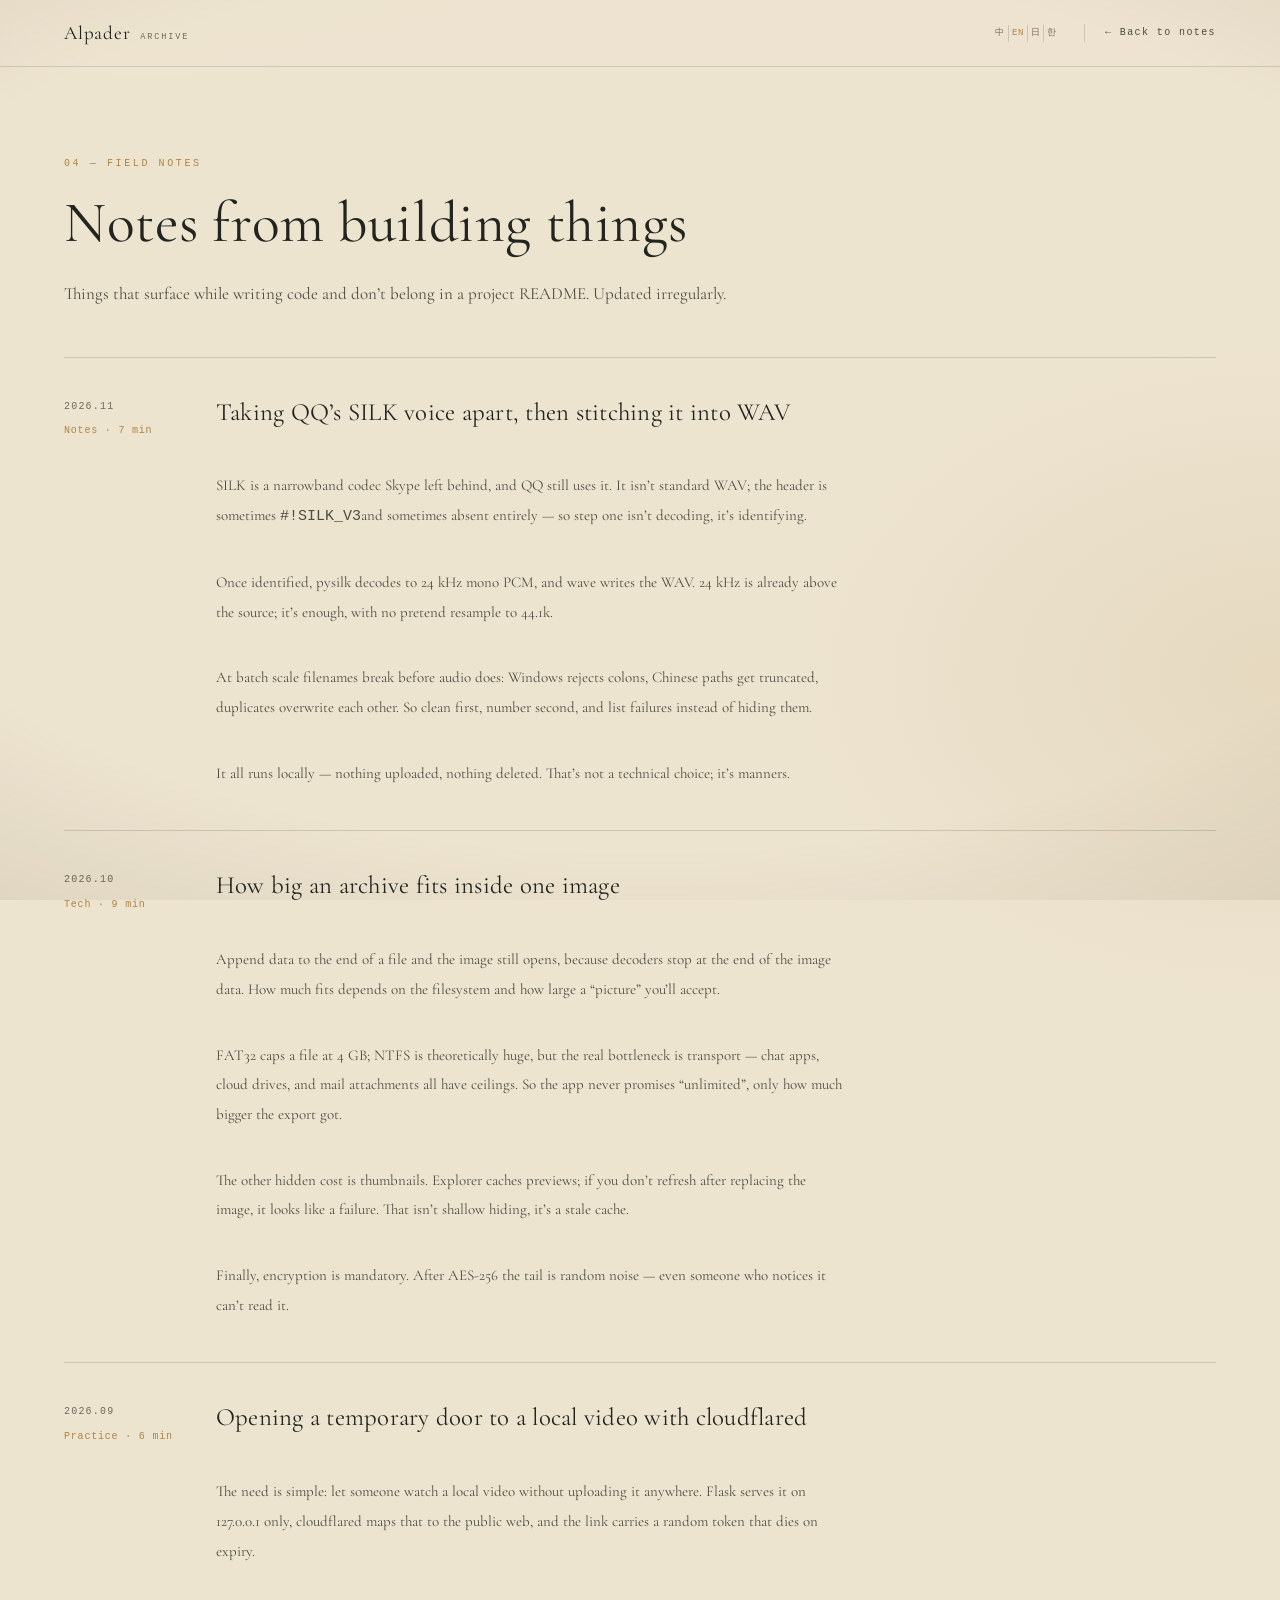
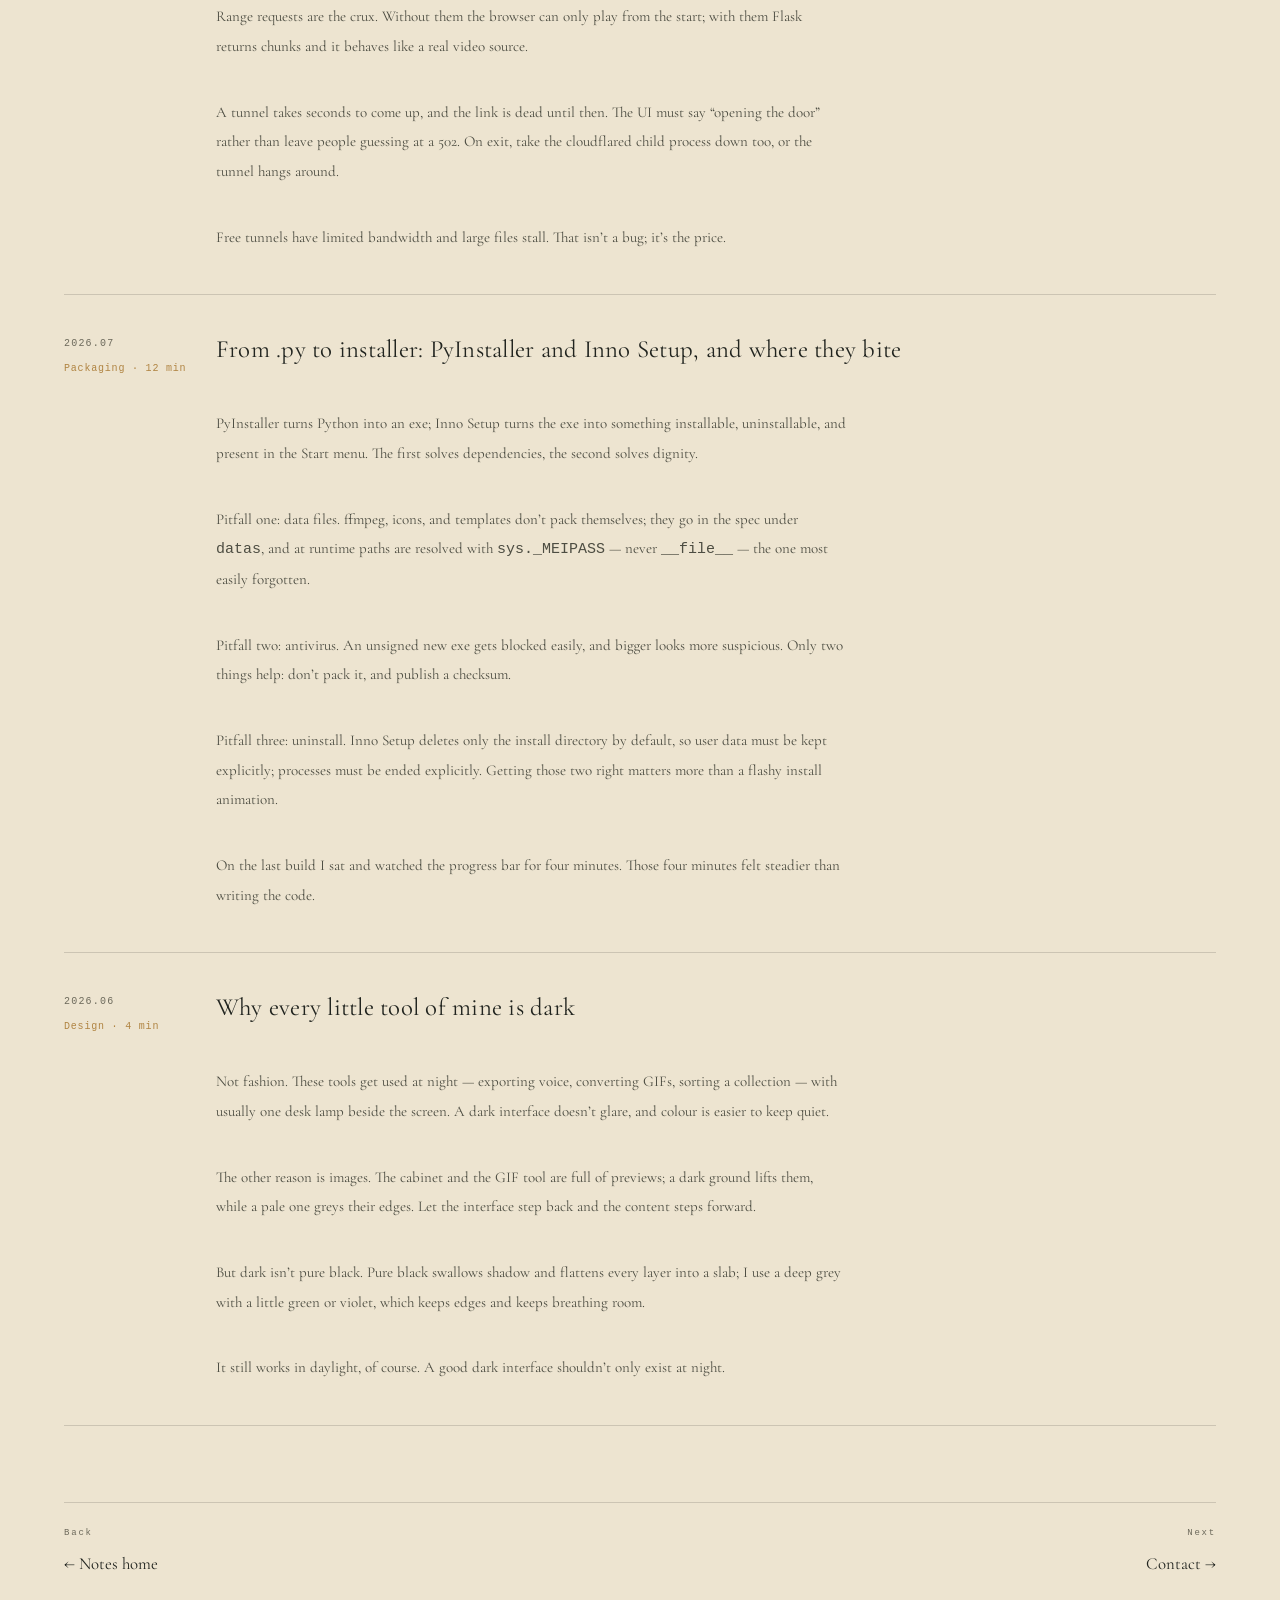
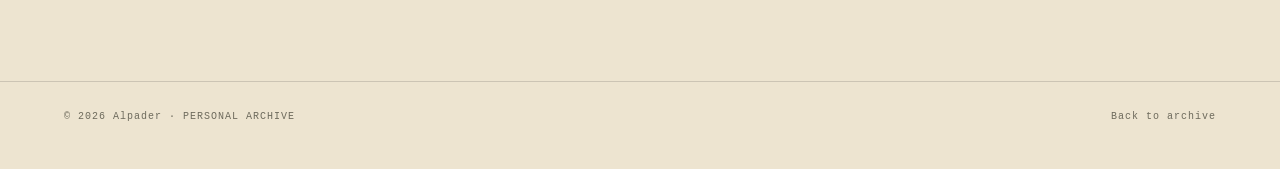
<file: notes.html>
<!DOCTYPE html>
<html lang="zh-CN">
<head>
<meta charset="utf-8">
<meta name="viewport" content="width=device-width, initial-scale=1">
<title>开发时的一些小记 · Alpader</title>
<meta property="og:type" content="article">
<meta property="og:title" content="开发时的一些小记 · Alpader">
<meta property="og:description" content="开发手记：SILK 语音、图片藏包、cloudflared 隧道、PyInstaller 打包，以及为什么工具都是深色的。">
<meta property="og:image" content="https://alpader.lol/assets/og.png">
<meta property="og:image:width" content="2400">
<meta property="og:image:height" content="1260">
<meta name="twitter:card" content="summary_large_image">
<meta name="twitter:image" content="https://alpader.lol/assets/og.png">
<link rel="icon" href="favicon.svg" type="image/svg+xml">
<meta name="description" content="开发手记：SILK 语音、图片藏包、cloudflared 隧道、PyInstaller 打包，以及为什么工具都是深色的。">
<link rel="preconnect" href="https://fonts.googleapis.com">
<link rel="preconnect" href="https://fonts.gstatic.com" crossorigin>
<link href="https://fonts.googleapis.com/css2?family=Cormorant+Garamond:ital,wght@0,300;0,400;1,300&family=Noto+Serif+SC:wght@300;400;600&display=swap" rel="stylesheet">
<link rel="stylesheet" href="css/style.css">
<link rel="stylesheet" href="css/art.css">
</head>
<body>

<header class="doc-header">
  <div class="container doc-header__in">
    <a class="doc-brand" href="index.html">Alpader <i>ARCHIVE</i></a>
    <div class="doc-header__right">
      <div class="lang" role="group" aria-label="Language">
        <button type="button" class="lang__btn" data-lang="zh" aria-pressed="true">中</button>
        <button type="button" class="lang__btn" data-lang="en" aria-pressed="false">EN</button>
        <button type="button" class="lang__btn" data-lang="ja" aria-pressed="false">日</button>
        <button type="button" class="lang__btn" data-lang="ko" aria-pressed="false">한</button>
      </div>
      <a class="doc-back" href="index.html#notes">← 返回手记</a>
    </div>
  </div>
</header>

<main class="doc">
  <div class="container">
    <p class="doc__eyebrow">04 — FIELD NOTES</p>
    <h1 class="doc__title">开发时的一些小记 <span class="doc__en">NOTES</span></h1>
    <p class="doc__lead">写代码时冒出来、又不适合放进项目说明里的东西。不定期更新。</p>

    <div class="notes-list">

      <article class="note-entry" id="silk">
        <p class="note-entry__time"><time datetime="2026-11-18">2026.11</time><span>笔记 · 7 分钟</span></p>
        <h2>把 QQ 的 SILK 语音拆开，再拼成 WAV</h2>
        <p>SILK 是 Skype 留下的窄带编码，QQ 一直用。它不是标准 WAV，文件头有时是 <code>#!SILK_V3</code>，有时什么都没有，所以第一步不是解码，是认它到底是什么。</p>
        <p>认出来之后用 pysilk 解，得到的是 24kHz 单声道 PCM，再交给 wave 写成 WAV。24kHz 已经比原始语音高，够听，也不用重采样成 44.1k 自欺欺人。</p>
        <p>批量的时候，文件名比音频更容易出问题：Windows 不接受冒号，中文路径可能被截断，重名会互相覆盖。所以先清洗、再编号，失败的文件单独列出来，不藏。</p>
        <p>整个过程在本地跑完，不上传，也不删原文件。这不是技术选择，是礼貌。</p>
      </article>

      <article class="note-entry" id="capacity">
        <p class="note-entry__time"><time datetime="2026-10-09">2026.10</time><span>技术 · 9 分钟</span></p>
        <h2>一张图片里，最多能藏下多大的压缩包</h2>
        <p>把数据追加到文件末尾，图片仍然能被正常打开，因为解码器读到图像数据结束就停了，后面的字节它不看。能藏多少，取决于文件系统和你能接受多大的「图片」。</p>
        <p>FAT32 单文件上限 4GB，NTFS 理论上很大，但实际瓶颈是传输：微信、网盘、邮件附件都有各自的天花板。所以程序里不承诺「无限大」，只告诉你导出后大了多少。</p>
        <p>另一个隐形成本在缩略图。Windows 资源管理器会缓存预览图，替换之后如果没刷新，你会以为失败；这不是藏得不够深，是缓存没跟上。</p>
        <p>最后，加密是必须的。AES-256 之后密文看起来就是随机噪声，就算有人发现尾部有东西，也拿不到内容。</p>
      </article>

      <article class="note-entry" id="tunnel">
        <p class="note-entry__time"><time datetime="2026-09-12">2026.09</time><span>实践 · 6 分钟</span></p>
        <h2>用 cloudflared 给本地视频开一扇临时的门</h2>
        <p>需求很简单：把本机一个视频发给别人看，又不想上传到任何平台。Flask 起一个只监听 127.0.0.1 的服务，cloudflared 把它映射到公网，链接带随机 token，过期作废。</p>
        <p>关键在 Range 请求。没有它，浏览器只能从头播，进度条拖不动；加上之后，Flask 按分片返回，才像一个正常的视频源。</p>
        <p>隧道建立要几秒，这期间链接打不开。界面必须说「正在开门」，而不是让人对着 502 猜。关闭程序时记得把 cloudflared 子进程一起收掉，否则隧道会一直挂着。</p>
        <p>免费隧道带宽有限，大文件会卡。这不是 bug，是价格。</p>
      </article>

      <article class="note-entry" id="packaging">
        <p class="note-entry__time"><time datetime="2026-07-20">2026.07</time><span>打包 · 12 分钟</span></p>
        <h2>从 .py 到安装包：PyInstaller 与 Inno Setup 踩坑记</h2>
        <p>PyInstaller 负责把 Python 变成 exe，Inno Setup 负责把 exe 变成「能装、能卸、有开始菜单」的安装包。前者解决依赖，后者解决体面。</p>
        <p>坑一：数据文件。ffmpeg、图标、模板不会自己进去，得在 spec 里写 <code>datas</code>，运行时还要用 <code>sys._MEIPASS</code> 找路径，不能用 <code>__file__</code>——这条最容易忘。</p>
        <p>坑二：杀毒软件。无签名的新 exe 很容易被拦，体积越大越可疑。能做的只有两件事：别加壳，给出校验值。</p>
        <p>坑三：卸载。Inno Setup 默认只删安装目录，用户的数据要显式保留；反过来，程序留下的进程要显式结束。写清楚这两件事，比多一个炫酷的安装动画重要。</p>
        <p>最后一次打包，我坐在旁边看进度条走了四分钟。那四分钟比写代码更让人踏实。</p>
      </article>

      <article class="note-entry" id="darkui">
        <p class="note-entry__time"><time datetime="2026-06-05">2026.06</time><span>设计 · 4 分钟</span></p>
        <h2>为什么我的每个小工具都是深色的</h2>
        <p>不是跟风。这些工具大多在晚上用：导语音、转 GIF、整理藏品，屏幕旁边通常只有一盏台灯。深色界面不刺眼，颜色也更容易做得安静。</p>
        <p>另一个原因是图片。藏品柜和 GIF 工具里全是预览图，深底能把图片托起来，浅底反而会让图片边缘发灰。界面退后一点，内容就靠前一点。</p>
        <p>但深色不是纯黑。纯黑会把阴影吃掉，让所有层次变成一块板；我用的是带一点绿或紫的深灰，留得住边界，也留得住呼吸。</p>
        <p>当然，白天用也不是不能看。好的深色界面不该只在晚上成立。</p>
      </article>

    </div>

    <nav class="doc__nav">
      <a href="index.html#notes"><span>返回</span>← 首页手记</a>
      <a class="next" href="index.html#contact"><span>下一页</span>联系方式 →</a>
    </nav>
  </div>
</main>

<footer class="doc-footer">
  <div class="container doc-footer__in">
    <span>© 2026 Alpader · PERSONAL ARCHIVE</span>
    <a href="index.html">返回档案</a>
  </div>
</footer>

<script src="js/i18n.js"></script>
<script src="js/doc-i18n.js"></script>
<script src="js/name-rain.js"></script>
<script src="js/art.js"></script>
</body>
</html>
</file>
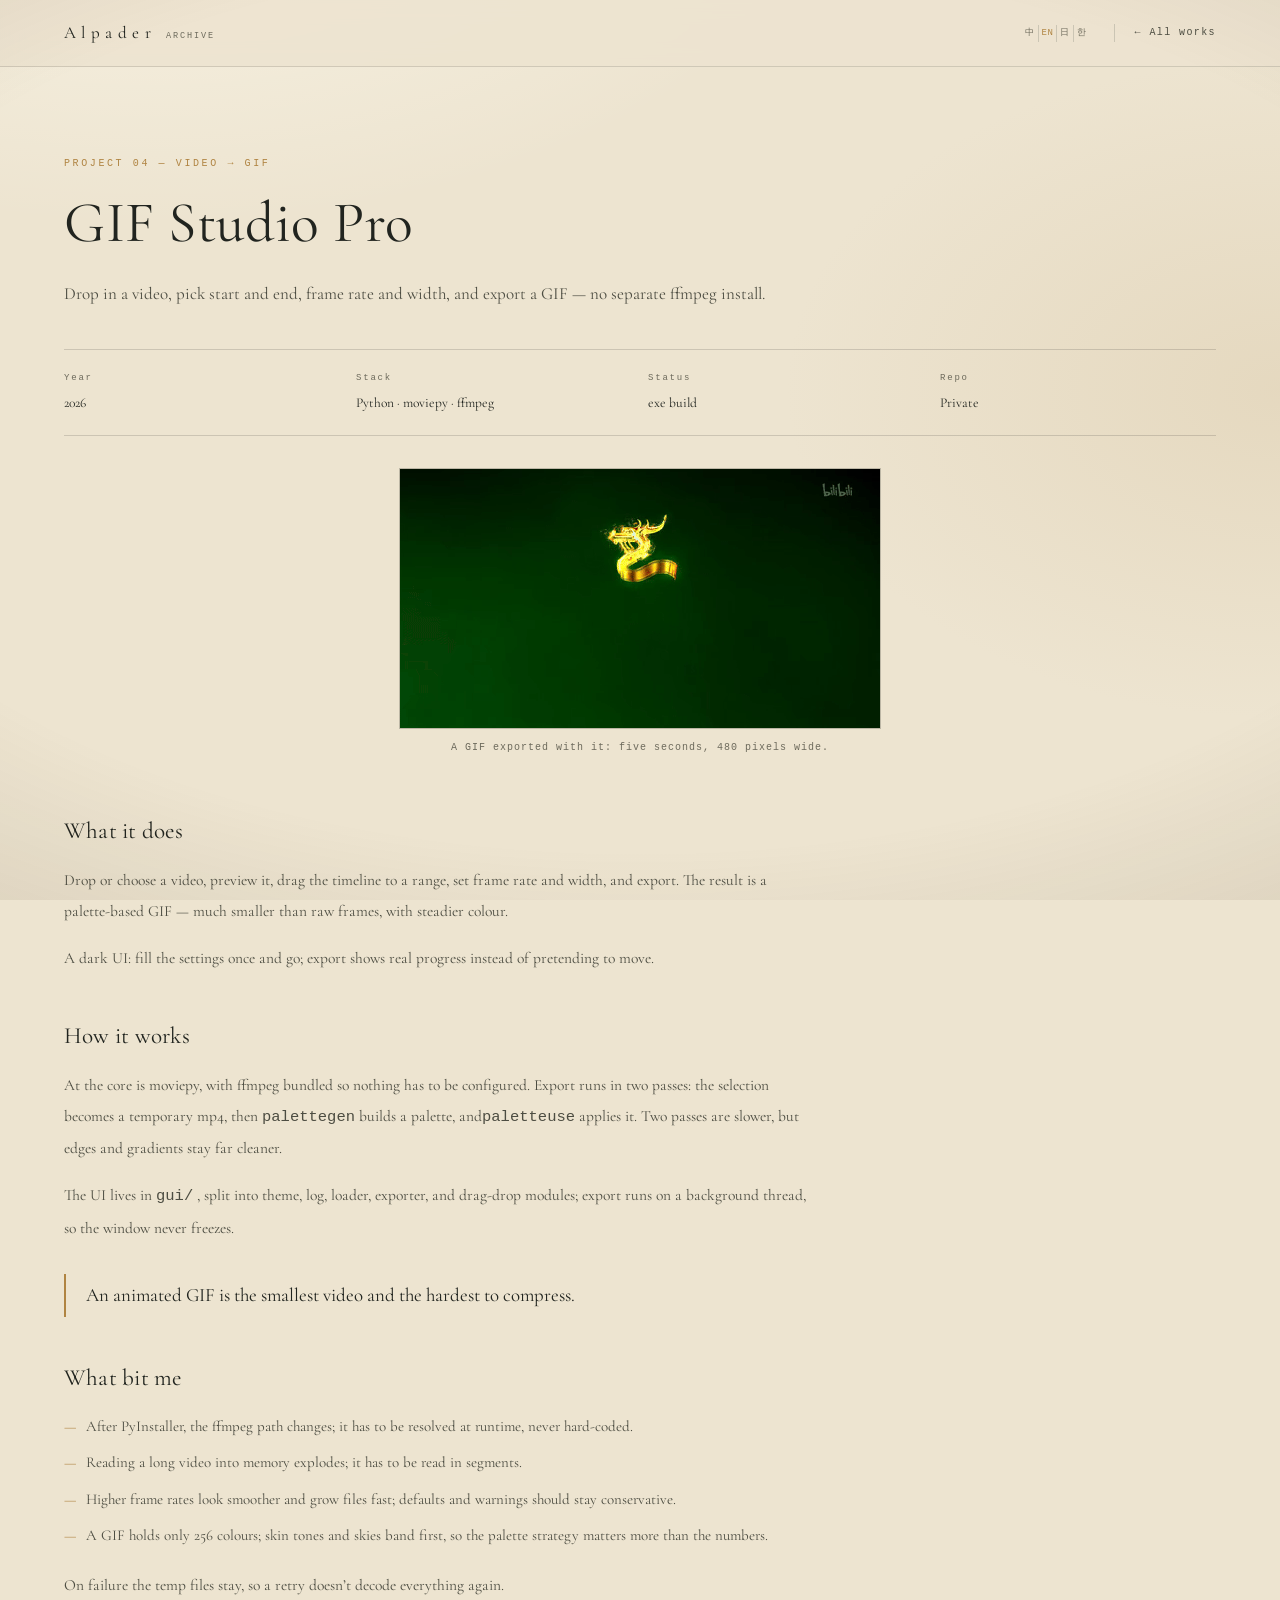
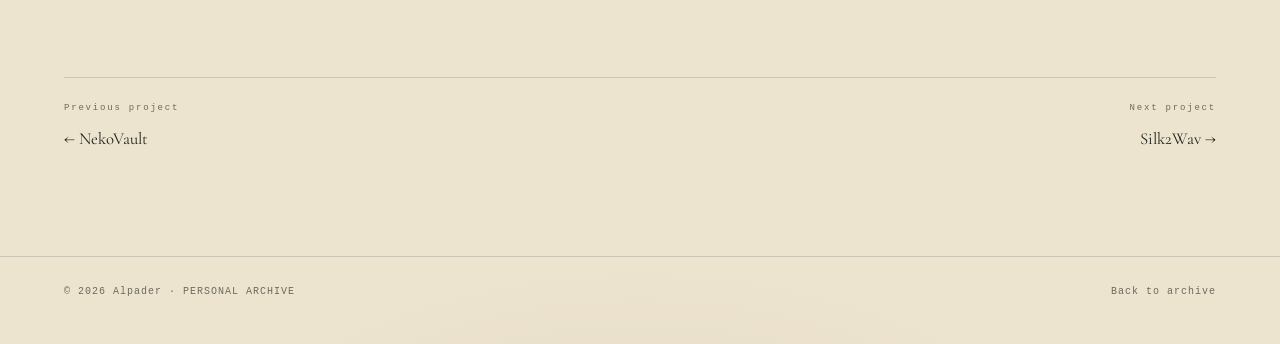
<file: works/gif-studio.html>
<!DOCTYPE html>
<html lang="zh-CN">
<head>
<meta charset="utf-8">
<meta name="viewport" content="width=device-width, initial-scale=1">
<title>GIF Studio Pro · 项目 / Alpader</title>
<meta property="og:type" content="article">
<meta property="og:title" content="GIF Studio Pro · 项目 / Alpader">
<meta property="og:description" content="GIF Studio Pro：把一段视频变成 GIF，选起止、帧率、宽度，导出带调色板的动图。">
<meta property="og:image" content="https://alpader.lol/assets/og.png">
<meta property="og:image:width" content="2400">
<meta property="og:image:height" content="1260">
<meta name="twitter:card" content="summary_large_image">
<meta name="twitter:image" content="https://alpader.lol/assets/og.png">
<link rel="icon" href="../favicon.svg" type="image/svg+xml">
<meta name="description" content="GIF Studio Pro：把一段视频变成 GIF，选起止、帧率、宽度，导出带调色板的动图。">
<link rel="preconnect" href="https://fonts.googleapis.com">
<link rel="preconnect" href="https://fonts.gstatic.com" crossorigin>
<link href="https://fonts.googleapis.com/css2?family=Cormorant+Garamond:ital,wght@0,300;0,400;1,300&family=Noto+Serif+SC:wght@300;400;600&display=swap" rel="stylesheet">
<link rel="stylesheet" href="../css/style.css">
<link rel="stylesheet" href="../css/art.css">
</head>
<body>

<header class="doc-header">
  <div class="container doc-header__in">
    <a class="doc-brand" href="../index.html"><span class="brand__cn">Alpader</span> <i>ARCHIVE</i></a>
    <div class="doc-header__right">
      <div class="lang" role="group" aria-label="Language">
        <button type="button" class="lang__btn" data-lang="zh" aria-pressed="true">中</button>
        <button type="button" class="lang__btn" data-lang="en" aria-pressed="false">EN</button>
        <button type="button" class="lang__btn" data-lang="ja" aria-pressed="false">日</button>
        <button type="button" class="lang__btn" data-lang="ko" aria-pressed="false">한</button>
      </div>
      <a class="doc-back" href="../index.html#works">← 全部作品</a>
    </div>
  </div>
</header>

<main class="doc">
  <div class="container">
    <p class="doc__eyebrow">PROJECT 04 — VIDEO → GIF</p>
    <h1 class="doc__title">GIF Studio Pro <span class="doc__en">GIF STUDIO</span></h1>
    <p class="doc__lead">拖一段视频进来，选起止、帧率和宽度，导出 GIF；不用另外装 ffmpeg。</p>

    <dl class="doc__meta">
      <div><dt>年份</dt><dd>2026</dd></div>
      <div><dt>技术</dt><dd>Python · moviepy · ffmpeg</dd></div>
      <div><dt>状态</dt><dd>已打包 exe</dd></div>
      <div><dt>仓库</dt><dd>未公开</dd></div>
    </dl>

    <figure class="doc__figure doc__figure--small">
      <img src="../assets/shots/gif-studio-demo.gif" width="480" height="259" alt="" loading="lazy">
      <figcaption>用它导出的 GIF：5 秒、480 像素宽。</figcaption>
    </figure>

    <div class="doc__body">
      <h2>它做什么</h2>
      <p>拖放或选择视频，预览画面，拖动时间轴选一段，设帧率、宽度，点导出。生成的是带调色板的 GIF，比直接截帧小很多，颜色也更稳。</p>
      <p>深色界面，参数一次填完就能跑；导出过程有进度，不会假装在动。</p>

      <h2>怎么做的</h2>
      <p>核心是 moviepy，ffmpeg 随程序一起打包，用户不需要配环境。导出分两步：先把选中的片段转成临时 mp4，再用 <code>palettegen</code> 生成调色板、<code>paletteuse</code> 套回去。两遍比一遍慢一点，但边缘和渐变干净得多。</p>
      <p>界面在 <code>gui/</code> 里拆成主题、日志、视频加载、导出、拖放几个模块，导出跑在后台线程，主界面不卡。</p>

      <blockquote class="doc__quote">动图是最小的视频，也是最难压的视频。</blockquote>

      <h2>踩过的坑</h2>
      <ul>
        <li>PyInstaller 打包后，ffmpeg 的路径会变，必须用运行时路径去找，不能写死。</li>
        <li>长视频全读进内存会炸，只能按片段读。</li>
        <li>帧率越高越顺，但文件大得很快；默认值和提示都要保守。</li>
        <li>GIF 只有 256 色，肤色和天空最容易出现色带，调色板策略比参数更重要。</li>
      </ul>
      <p>导出失败时保留临时文件，方便下一次直接重试，不用重新解码一遍。</p>
    </div>

    <nav class="doc__nav">
      <a href="nekovault.html"><span>上一个项目</span>← 喵喵秘藏</a>
      <a class="next" href="silk2wav.html"><span>下一个项目</span>语音转换器 →</a>
    </nav>
  </div>
</main>

<footer class="doc-footer">
  <div class="container doc-footer__in">
    <span>© 2026 Alpader · PERSONAL ARCHIVE</span>
    <a href="../index.html">返回档案</a>
  </div>
</footer>

<script src="../js/i18n.js"></script>
<script src="../js/doc-i18n.js"></script>
<script src="../js/name-rain.js"></script>
<script src="../js/art.js"></script>
</body>
</html>
</file>
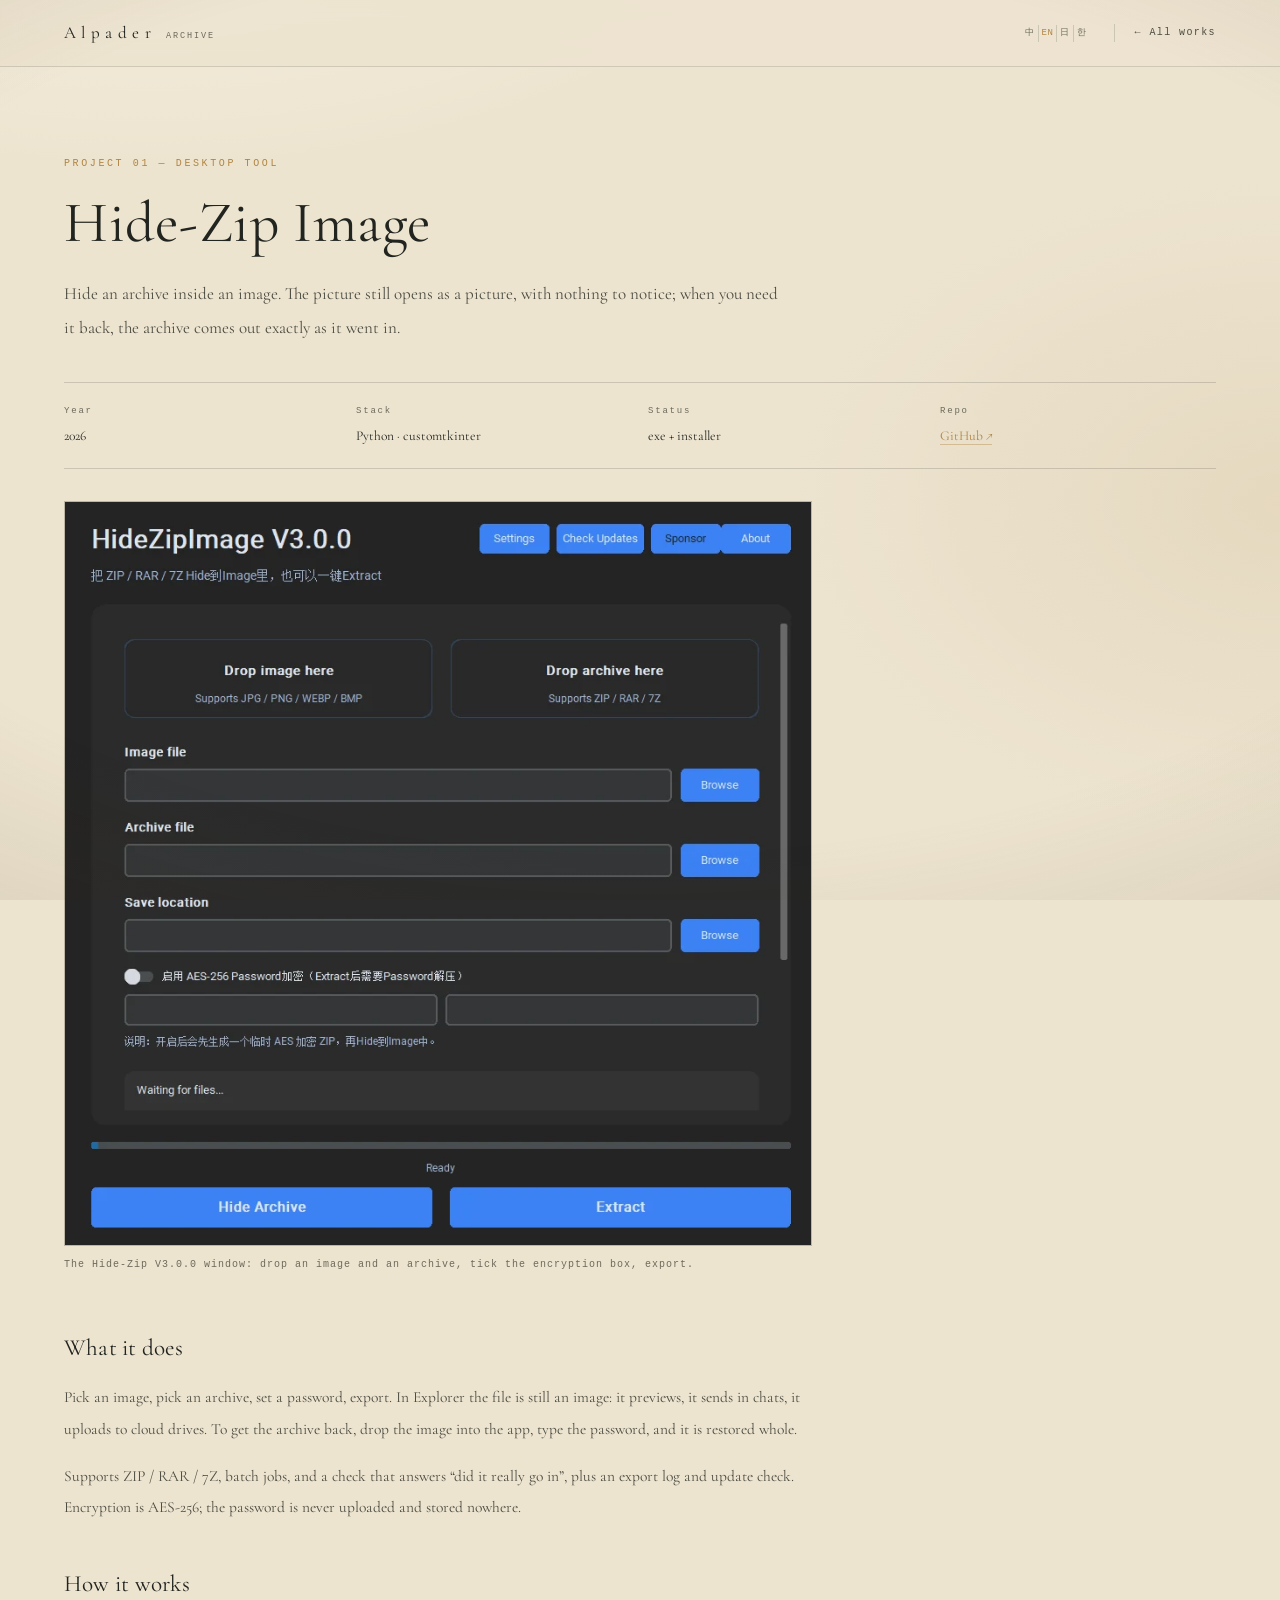
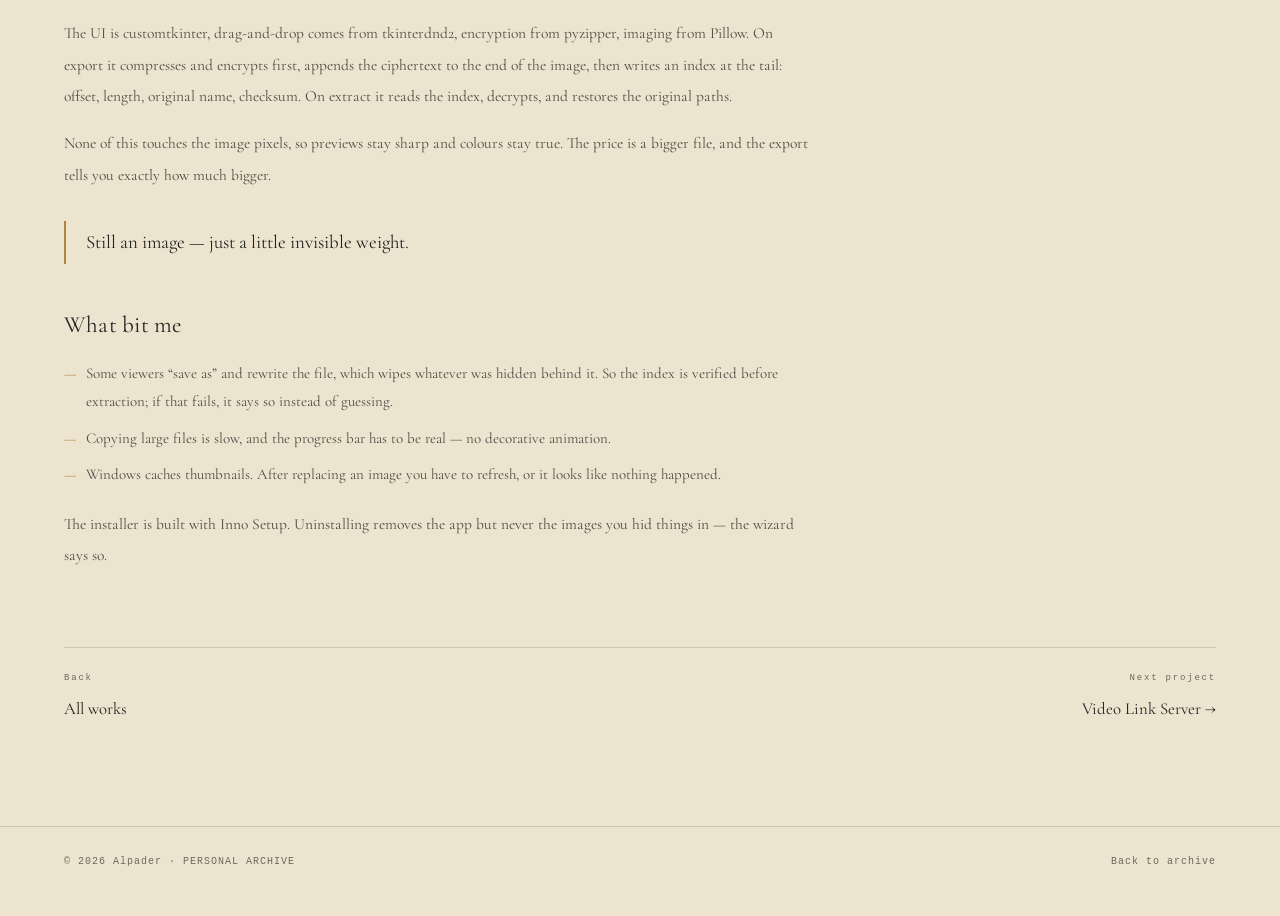
<file: works/hide-zip.html>
<!DOCTYPE html>
<html lang="zh-CN">
<head>
<meta charset="utf-8">
<meta name="viewport" content="width=device-width, initial-scale=1">
<title>藏图 · 项目 / Alpader</title>
<meta property="og:type" content="article">
<meta property="og:title" content="藏图 · 项目 / Alpader">
<meta property="og:description" content="藏图 Hide-Zip Image：把压缩包藏进图片、再用一个密码完整取出来。">
<meta property="og:image" content="https://alpader.lol/assets/og.png">
<meta property="og:image:width" content="2400">
<meta property="og:image:height" content="1260">
<meta name="twitter:card" content="summary_large_image">
<meta name="twitter:image" content="https://alpader.lol/assets/og.png">
<link rel="icon" href="../favicon.svg" type="image/svg+xml">
<meta name="description" content="藏图 Hide-Zip Image：把压缩包藏进图片、再用一个密码完整取出来。">
<link rel="preconnect" href="https://fonts.googleapis.com">
<link rel="preconnect" href="https://fonts.gstatic.com" crossorigin>
<link href="https://fonts.googleapis.com/css2?family=Cormorant+Garamond:ital,wght@0,300;0,400;1,300&family=Noto+Serif+SC:wght@300;400;600&display=swap" rel="stylesheet">
<link rel="stylesheet" href="../css/style.css">
<link rel="stylesheet" href="../css/art.css">
</head>
<body>

<header class="doc-header">
  <div class="container doc-header__in">
    <a class="doc-brand" href="../index.html"><span class="brand__cn">Alpader</span> <i>ARCHIVE</i></a>
    <div class="doc-header__right">
      <div class="lang" role="group" aria-label="Language">
        <button type="button" class="lang__btn" data-lang="zh" aria-pressed="true">中</button>
        <button type="button" class="lang__btn" data-lang="en" aria-pressed="false">EN</button>
        <button type="button" class="lang__btn" data-lang="ja" aria-pressed="false">日</button>
        <button type="button" class="lang__btn" data-lang="ko" aria-pressed="false">한</button>
      </div>
      <a class="doc-back" href="../index.html#works">← 全部作品</a>
    </div>
  </div>
</header>

<main class="doc">
  <div class="container">
    <p class="doc__eyebrow">PROJECT 01 — DESKTOP TOOL</p>
    <h1 class="doc__title">藏图 <span class="doc__en">HIDE-ZIP IMAGE</span></h1>
    <p class="doc__lead">把一个压缩包藏进一张图片里：图片照常打开，看不出异样；需要的时候，再把包原样取出来。</p>

    <dl class="doc__meta">
      <div><dt>年份</dt><dd>2026</dd></div>
      <div><dt>技术</dt><dd>Python · customtkinter</dd></div>
      <div><dt>状态</dt><dd>已打包 exe / 安装包</dd></div>
      <div><dt>仓库</dt><dd><a href="https://github.com/xinyuwang668-arch/Hide-Zip2Image" target="_blank" rel="noopener">GitHub ↗</a></dd></div>
    </dl>

    <figure class="doc__figure">
      <img src="../assets/shots/hide-zip-ui.webp" width="853" height="850" alt="" loading="lazy">
      <figcaption>藏图 V3.0.0 主界面：拖入图片与压缩包，勾选加密后导出。</figcaption>
    </figure>

    <div class="doc__body">
      <h2>它做什么</h2>
      <p>选一张图片、选一个压缩包、设一个密码，导出。图片在资源管理器里仍然是图片，能预览、能发群、能传网盘。想取出时，把图拖回程序，输入密码，压缩包完整还原。</p>
      <p>支持 ZIP / RAR / 7Z，可以批量处理，可以验证「是否真的藏进去了」，有导出日志和更新检查。加密用 AES-256，密码不上传，也不存在任何地方。</p>

      <h2>怎么做的</h2>
      <p>界面是 customtkinter，拖放靠 tkinterdnd2，加密用 pyzipper，图像处理用 Pillow。导出前先压缩并加密，把密文追加到图片末尾，再在文件尾部写一段索引：偏移、长度、原文件名、校验值。提取时读索引、解密、按原路径还原。</p>
      <p>整个流程不碰图片本身的像素，所以预览不会花，颜色不会变。代价是文件体积会变大，导出时会明确告诉你多了多少。</p>

      <blockquote class="doc__quote">图片还是图片，只是多了一点你看不见的重量。</blockquote>

      <h2>踩过的坑</h2>
      <ul>
        <li>有些看图软件会「另存为」，重写文件，藏在后面的数据就没了。所以提取前先校验索引，失败就明确报错，不去猜。</li>
        <li>大文件复制很慢，进度条必须是真的，不能拿动画糊弄人。</li>
        <li>Windows 会缓存缩略图，替换图片之后要主动刷新，否则看起来像没成功。</li>
      </ul>
      <p>安装包用 Inno Setup 打。卸载时只删程序，不动用户藏过的图——这一点写在安装向导里。</p>
    </div>

    <nav class="doc__nav">
      <a href="../index.html#works"><span>返回</span>全部作品</a>
      <a class="next" href="video-link.html"><span>下一个项目</span>临时视频链接 →</a>
    </nav>
  </div>
</main>

<footer class="doc-footer">
  <div class="container doc-footer__in">
    <span>© 2026 Alpader · PERSONAL ARCHIVE</span>
    <a href="../index.html">返回档案</a>
  </div>
</footer>

<script src="../js/i18n.js"></script>
<script src="../js/doc-i18n.js"></script>
<script src="../js/name-rain.js"></script>
<script src="../js/art.js"></script>
</body>
</html>
</file>
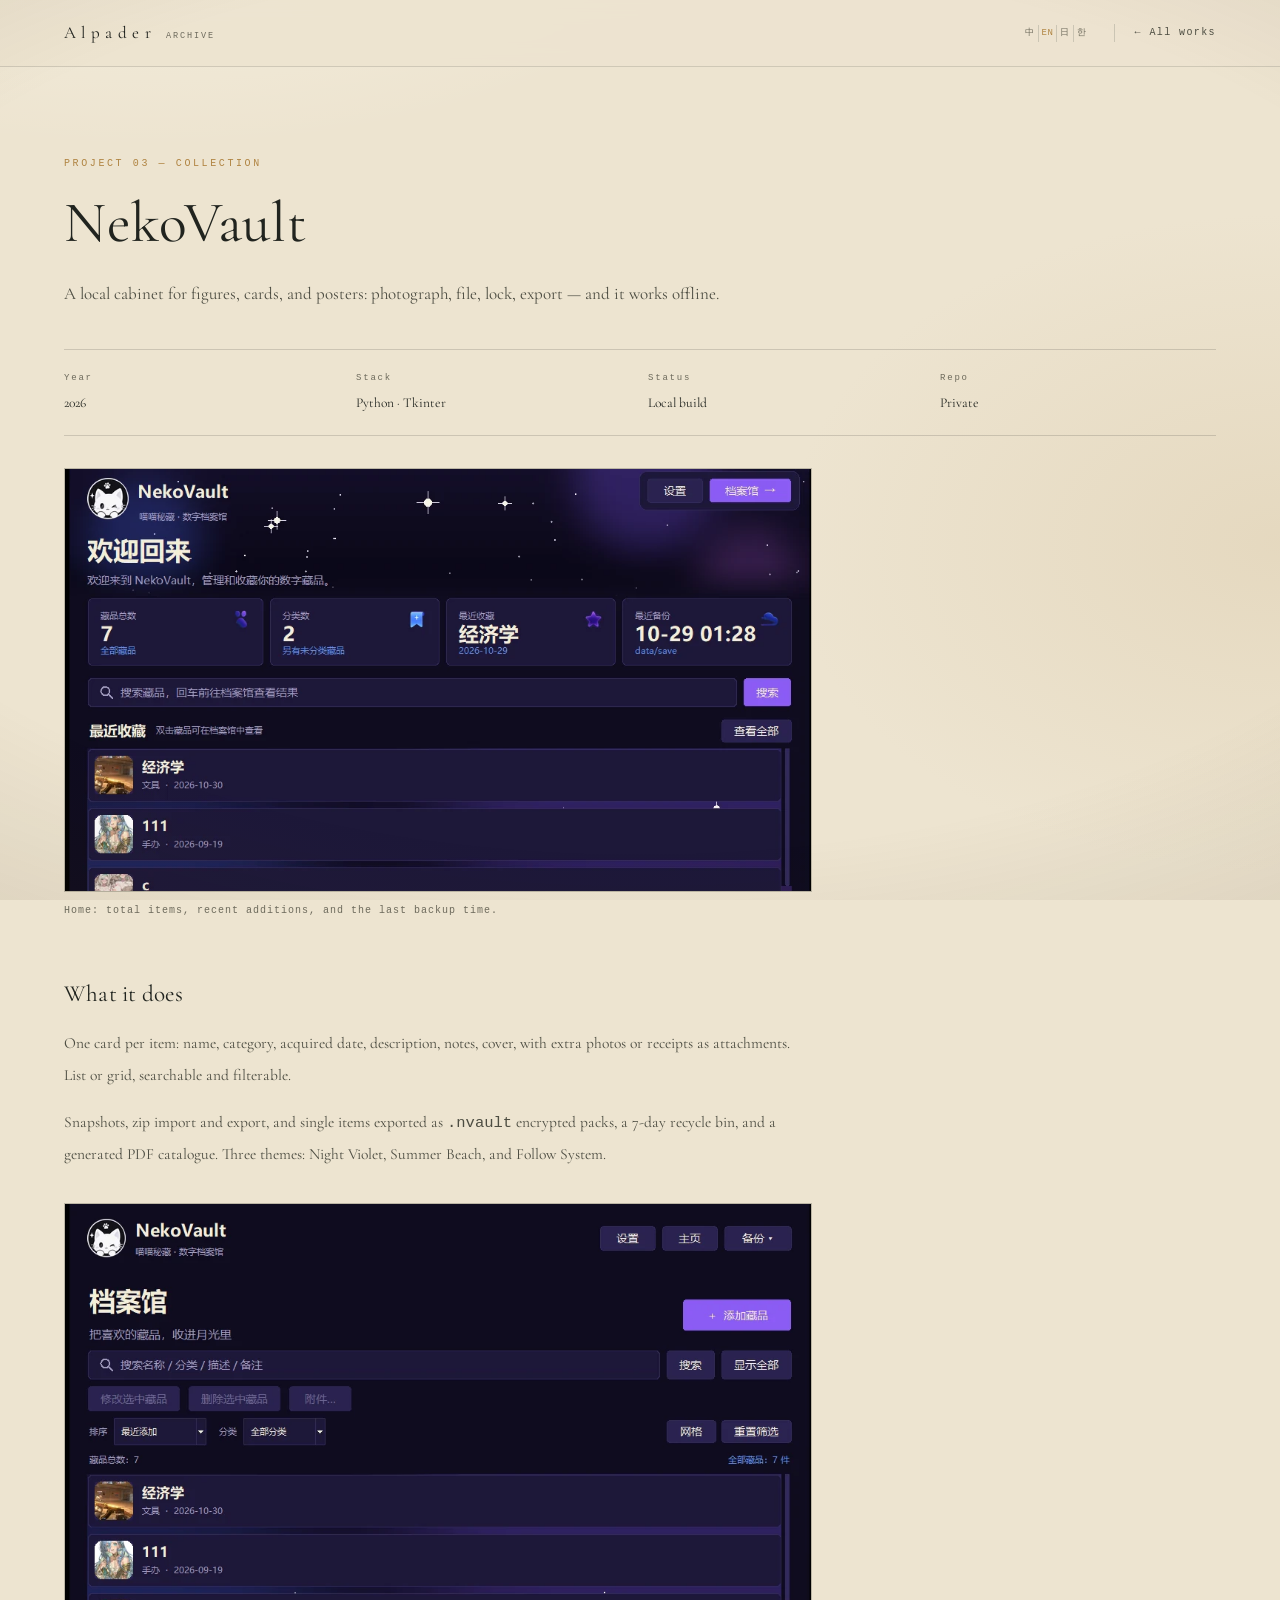
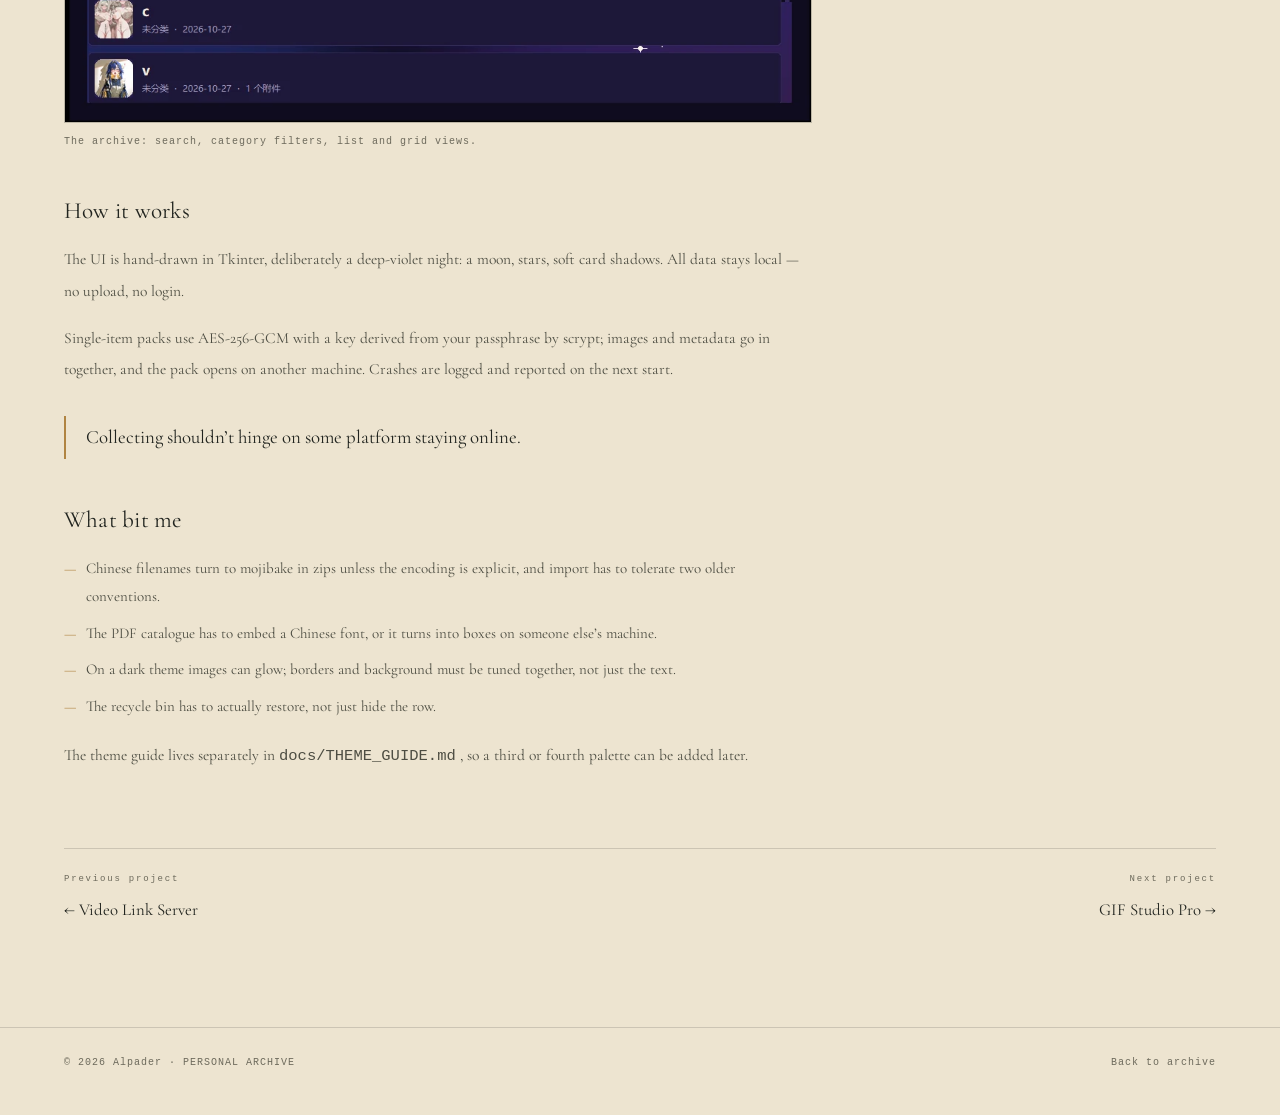
<file: works/nekovault.html>
<!DOCTYPE html>
<html lang="zh-CN">
<head>
<meta charset="utf-8">
<meta name="viewport" content="width=device-width, initial-scale=1">
<title>喵喵秘藏 · 项目 / Alpader</title>
<meta property="og:type" content="article">
<meta property="og:title" content="喵喵秘藏 · 项目 / Alpader">
<meta property="og:description" content="喵喵秘藏 NekoVault：本地优先的个人藏品柜，加密、备份、可导出。">
<meta property="og:image" content="https://alpader.lol/assets/og.png">
<meta property="og:image:width" content="2400">
<meta property="og:image:height" content="1260">
<meta name="twitter:card" content="summary_large_image">
<meta name="twitter:image" content="https://alpader.lol/assets/og.png">
<link rel="icon" href="../favicon.svg" type="image/svg+xml">
<meta name="description" content="喵喵秘藏 NekoVault：本地优先的个人藏品柜，加密、备份、可导出。">
<link rel="preconnect" href="https://fonts.googleapis.com">
<link rel="preconnect" href="https://fonts.gstatic.com" crossorigin>
<link href="https://fonts.googleapis.com/css2?family=Cormorant+Garamond:ital,wght@0,300;0,400;1,300&family=Noto+Serif+SC:wght@300;400;600&display=swap" rel="stylesheet">
<link rel="stylesheet" href="../css/style.css">
<link rel="stylesheet" href="../css/art.css">
</head>
<body>

<header class="doc-header">
  <div class="container doc-header__in">
    <a class="doc-brand" href="../index.html"><span class="brand__cn">Alpader</span> <i>ARCHIVE</i></a>
    <div class="doc-header__right">
      <div class="lang" role="group" aria-label="Language">
        <button type="button" class="lang__btn" data-lang="zh" aria-pressed="true">中</button>
        <button type="button" class="lang__btn" data-lang="en" aria-pressed="false">EN</button>
        <button type="button" class="lang__btn" data-lang="ja" aria-pressed="false">日</button>
        <button type="button" class="lang__btn" data-lang="ko" aria-pressed="false">한</button>
      </div>
      <a class="doc-back" href="../index.html#works">← 全部作品</a>
    </div>
  </div>
</header>

<main class="doc">
  <div class="container">
    <p class="doc__eyebrow">PROJECT 03 — COLLECTION</p>
    <h1 class="doc__title">喵喵秘藏 <span class="doc__en">NEKOVAULT</span></h1>
    <p class="doc__lead">给手办、卡牌、海报做的本地藏品柜：拍照、归档、加锁、导出，不联网也能用。</p>

    <dl class="doc__meta">
      <div><dt>年份</dt><dd>2026</dd></div>
      <div><dt>技术</dt><dd>Python · Tkinter</dd></div>
      <div><dt>状态</dt><dd>本地可用</dd></div>
      <div><dt>仓库</dt><dd>未公开</dd></div>
    </dl>

    <figure class="doc__figure">
      <img src="../assets/shots/nekovault-home.webp" width="1008" height="571" alt="" loading="lazy">
      <figcaption>首页：藏品总数、最近收藏与上次备份时间。</figcaption>
    </figure>

    <div class="doc__body">
      <h2>它做什么</h2>
      <p>一件藏品一张卡片：名称、分类、入手日期、描述、备注、封面，附件可以放多张图或票据。列表和网格两种看法，搜得到，也筛得动。</p>
      <p>支持快照备份、zip 导入导出、单件导出成 <code>.nvault</code> 加密包、回收站保留 7 天、生成 PDF 目录册。主题有夜色紫、夏天海边和跟随系统三套。</p>

      <figure class="doc__figure">
        <img src="../assets/shots/nekovault-archive.webp" width="1008" height="700" alt="" loading="lazy">
        <figcaption>档案馆：搜索、分类筛选、列表与网格两种视图。</figcaption>
      </figure>

      <h2>怎么做的</h2>
      <p>界面用 Tkinter 自绘，刻意做成深紫色的夜：月亮、星星、柔和的卡片阴影。数据全部落在本地，不上传、不登录。</p>
      <p>单件加密包用 AES-256-GCM，密钥由 scrypt 从口令派生；打包时把图片和元数据一起封进去，换台机器也能打开。程序崩溃会写日志，下次启动提示你。</p>

      <blockquote class="doc__quote">收藏这件事，不该被某个平台的停服决定。</blockquote>

      <h2>踩过的坑</h2>
      <ul>
        <li>中文文件名进 zip 容易乱码，要显式指定编码，并在导入时兼容两种老写法。</li>
        <li>PDF 目录册要嵌入中文字体，否则在别人的电脑上会变成方块。</li>
        <li>深色主题下图片容易「发光」，边框和背景要一起调，不能只调文字。</li>
        <li>回收站要真的能还原，不能只是把记录藏起来。</li>
      </ul>
      <p>主题指南单独写在 <code>docs/THEME_GUIDE.md</code> 里，方便以后加第三套、第四套配色。</p>
    </div>

    <nav class="doc__nav">
      <a href="video-link.html"><span>上一个项目</span>← 临时视频链接</a>
      <a class="next" href="gif-studio.html"><span>下一个项目</span>GIF Studio Pro →</a>
    </nav>
  </div>
</main>

<footer class="doc-footer">
  <div class="container doc-footer__in">
    <span>© 2026 Alpader · PERSONAL ARCHIVE</span>
    <a href="../index.html">返回档案</a>
  </div>
</footer>

<script src="../js/i18n.js"></script>
<script src="../js/doc-i18n.js"></script>
<script src="../js/name-rain.js"></script>
<script src="../js/art.js"></script>
</body>
</html>
</file>
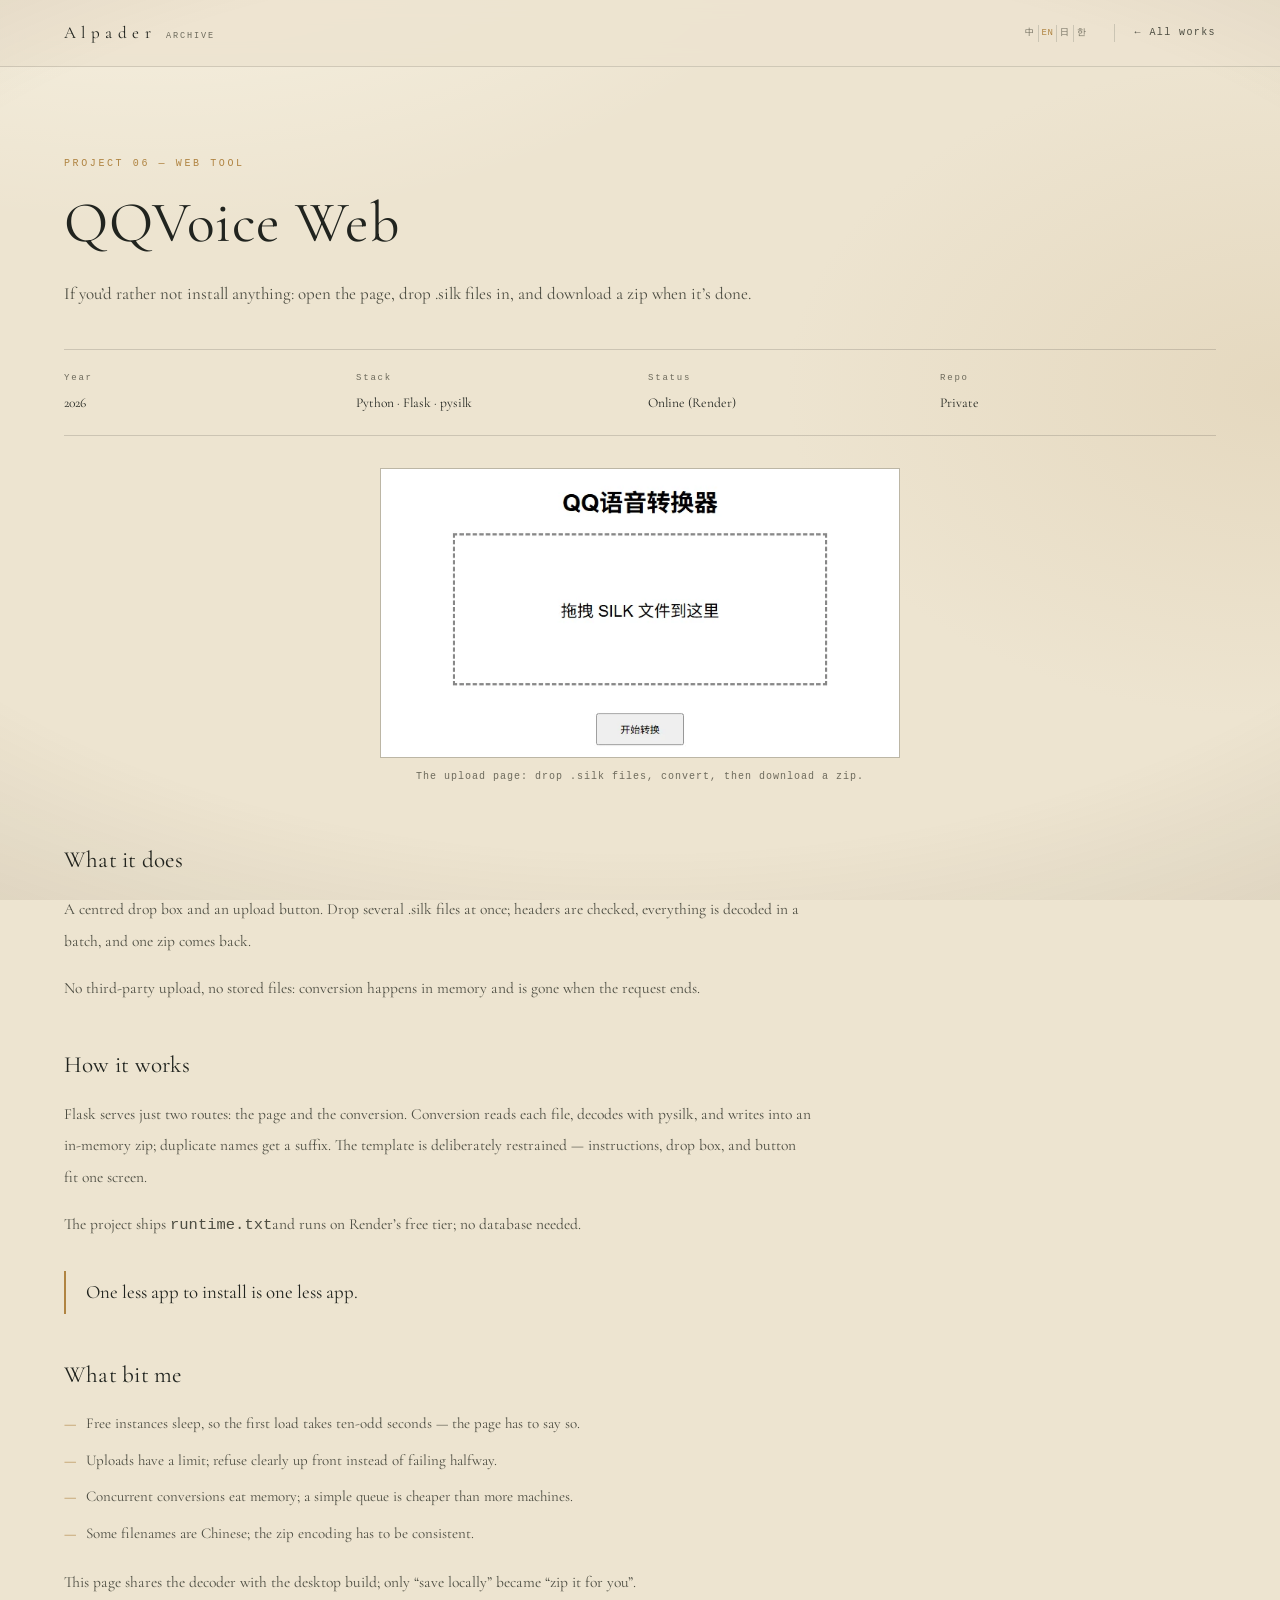
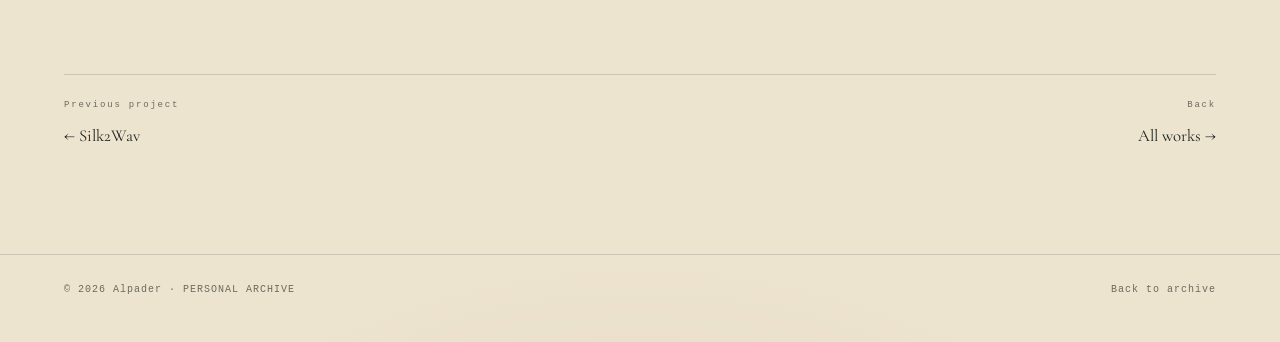
<file: works/qqvoice.html>
<!DOCTYPE html>
<html lang="zh-CN">
<head>
<meta charset="utf-8">
<meta name="viewport" content="width=device-width, initial-scale=1">
<title>在线语音转换 · 项目 / Alpader</title>
<meta property="og:type" content="article">
<meta property="og:title" content="在线语音转换 · 项目 / Alpader">
<meta property="og:description" content="在线语音转换 qqvoice-web：打开网页，上传 SILK 语音，转成 WAV 打包下载。">
<meta property="og:image" content="https://alpader.lol/assets/og.png">
<meta property="og:image:width" content="2400">
<meta property="og:image:height" content="1260">
<meta name="twitter:card" content="summary_large_image">
<meta name="twitter:image" content="https://alpader.lol/assets/og.png">
<link rel="icon" href="../favicon.svg" type="image/svg+xml">
<meta name="description" content="在线语音转换 qqvoice-web：打开网页，上传 SILK 语音，转成 WAV 打包下载。">
<link rel="preconnect" href="https://fonts.googleapis.com">
<link rel="preconnect" href="https://fonts.gstatic.com" crossorigin>
<link href="https://fonts.googleapis.com/css2?family=Cormorant+Garamond:ital,wght@0,300;0,400;1,300&family=Noto+Serif+SC:wght@300;400;600&display=swap" rel="stylesheet">
<link rel="stylesheet" href="../css/style.css">
<link rel="stylesheet" href="../css/art.css">
</head>
<body>

<header class="doc-header">
  <div class="container doc-header__in">
    <a class="doc-brand" href="../index.html"><span class="brand__cn">Alpader</span> <i>ARCHIVE</i></a>
    <div class="doc-header__right">
      <div class="lang" role="group" aria-label="Language">
        <button type="button" class="lang__btn" data-lang="zh" aria-pressed="true">中</button>
        <button type="button" class="lang__btn" data-lang="en" aria-pressed="false">EN</button>
        <button type="button" class="lang__btn" data-lang="ja" aria-pressed="false">日</button>
        <button type="button" class="lang__btn" data-lang="ko" aria-pressed="false">한</button>
      </div>
      <a class="doc-back" href="../index.html#works">← 全部作品</a>
    </div>
  </div>
</header>

<main class="doc">
  <div class="container">
    <p class="doc__eyebrow">PROJECT 06 — WEB TOOL</p>
    <h1 class="doc__title">在线语音转换 <span class="doc__en">QQVOICE WEB</span></h1>
    <p class="doc__lead">不想装软件的话，打开网页，把 .silk 拖进去，转完打包下载。</p>

    <dl class="doc__meta">
      <div><dt>年份</dt><dd>2026</dd></div>
      <div><dt>技术</dt><dd>Python · Flask · pysilk</dd></div>
      <div><dt>状态</dt><dd>在线（Render）</dd></div>
      <div><dt>仓库</dt><dd>未公开</dd></div>
    </dl>

    <figure class="doc__figure doc__figure--small">
      <img src="../assets/shots/qqvoice-ui.webp" width="700" height="390" alt="" loading="lazy">
      <figcaption>上传页：拖入 .silk、点开始转换，完成后下载 zip。</figcaption>
    </figure>

    <div class="doc__body">
      <h2>它做什么</h2>
      <p>一个居中的拖放框，加一个上传按钮。可以一次放多个 .silk，检测到文件头之后批量解码，最后打成一个 zip 给你下载。</p>
      <p>不上传第三方、不保存文件：转换在内存里完成，请求结束就没了。</p>

      <h2>怎么做的</h2>
      <p>Flask 只提供两个路由：页面和转换。转换时逐个读取、pysilk 解码、写进内存里的 zip；文件名重复就加序号。模板刻意做得克制，一屏放下说明、拖放框和按钮。</p>
      <p>项目里带 <code>runtime.txt</code>，固定在 Render 的免费实例上跑，不需要数据库。</p>

      <blockquote class="doc__quote">能少装一个软件，就少装一个。</blockquote>

      <h2>踩过的坑</h2>
      <ul>
        <li>免费实例会休眠，第一次打开要等十几秒，得在页面上说清楚。</li>
        <li>上传体积有上限，超过时要明确拒绝，而不是转到一半失败。</li>
        <li>并发转换会吃内存，简单加一个队列比堆机器便宜。</li>
        <li>有些文件名是中文，zip 里的编码要统一。</li>
      </ul>
      <p>这个页面和桌面版共用同一套解码逻辑，只是把「保存到本地」换成了「打包给你」。</p>
    </div>

    <nav class="doc__nav">
      <a href="silk2wav.html"><span>上一个项目</span>← 语音转换器</a>
      <a class="next" href="../index.html#works"><span>返回</span>全部作品 →</a>
    </nav>
  </div>
</main>

<footer class="doc-footer">
  <div class="container doc-footer__in">
    <span>© 2026 Alpader · PERSONAL ARCHIVE</span>
    <a href="../index.html">返回档案</a>
  </div>
</footer>

<script src="../js/i18n.js"></script>
<script src="../js/doc-i18n.js"></script>
<script src="../js/name-rain.js"></script>
<script src="../js/art.js"></script>
</body>
</html>
</file>
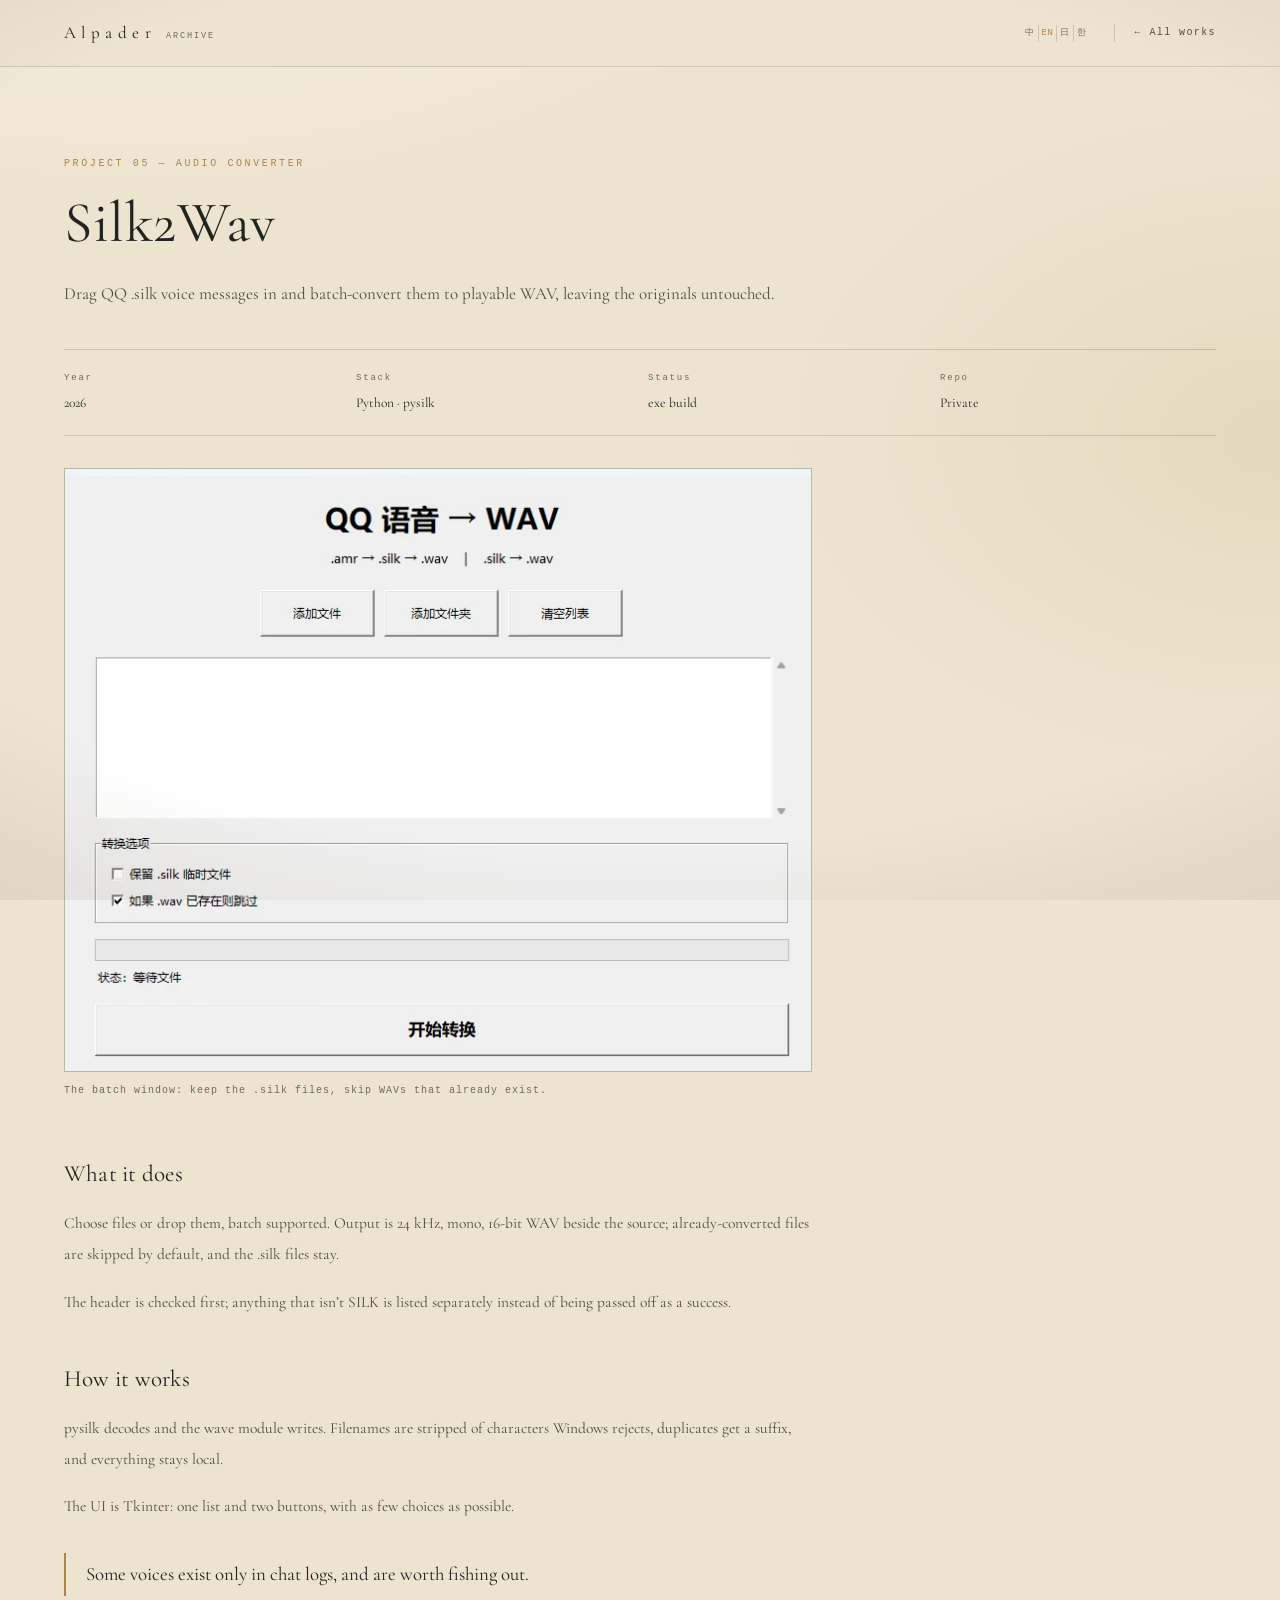
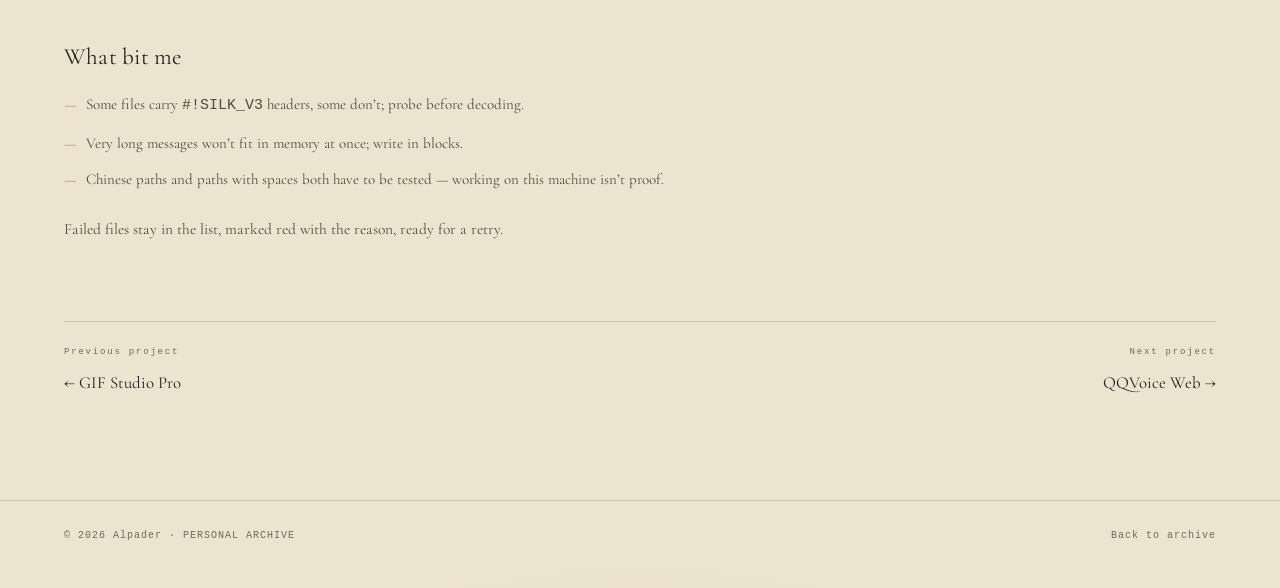
<file: works/silk2wav.html>
<!DOCTYPE html>
<html lang="zh-CN">
<head>
<meta charset="utf-8">
<meta name="viewport" content="width=device-width, initial-scale=1">
<title>语音转换器 · 项目 / Alpader</title>
<meta property="og:type" content="article">
<meta property="og:title" content="语音转换器 · 项目 / Alpader">
<meta property="og:description" content="语音转换器 silk2wav：把 QQ 的 SILK 语音批量转成 WAV。">
<meta property="og:image" content="https://alpader.lol/assets/og.png">
<meta property="og:image:width" content="2400">
<meta property="og:image:height" content="1260">
<meta name="twitter:card" content="summary_large_image">
<meta name="twitter:image" content="https://alpader.lol/assets/og.png">
<link rel="icon" href="../favicon.svg" type="image/svg+xml">
<meta name="description" content="语音转换器 silk2wav：把 QQ 的 SILK 语音批量转成 WAV。">
<link rel="preconnect" href="https://fonts.googleapis.com">
<link rel="preconnect" href="https://fonts.gstatic.com" crossorigin>
<link href="https://fonts.googleapis.com/css2?family=Cormorant+Garamond:ital,wght@0,300;0,400;1,300&family=Noto+Serif+SC:wght@300;400;600&display=swap" rel="stylesheet">
<link rel="stylesheet" href="../css/style.css">
<link rel="stylesheet" href="../css/art.css">
</head>
<body>

<header class="doc-header">
  <div class="container doc-header__in">
    <a class="doc-brand" href="../index.html"><span class="brand__cn">Alpader</span> <i>ARCHIVE</i></a>
    <div class="doc-header__right">
      <div class="lang" role="group" aria-label="Language">
        <button type="button" class="lang__btn" data-lang="zh" aria-pressed="true">中</button>
        <button type="button" class="lang__btn" data-lang="en" aria-pressed="false">EN</button>
        <button type="button" class="lang__btn" data-lang="ja" aria-pressed="false">日</button>
        <button type="button" class="lang__btn" data-lang="ko" aria-pressed="false">한</button>
      </div>
      <a class="doc-back" href="../index.html#works">← 全部作品</a>
    </div>
  </div>
</header>

<main class="doc">
  <div class="container">
    <p class="doc__eyebrow">PROJECT 05 — AUDIO CONVERTER</p>
    <h1 class="doc__title">语音转换器 <span class="doc__en">SILK2WAV</span></h1>
    <p class="doc__lead">把 QQ 的 .silk 语音拖进来，批量转成能播的 WAV，原文件不动。</p>

    <dl class="doc__meta">
      <div><dt>年份</dt><dd>2026</dd></div>
      <div><dt>技术</dt><dd>Python · pysilk</dd></div>
      <div><dt>状态</dt><dd>已打包 exe</dd></div>
      <div><dt>仓库</dt><dd>未公开</dd></div>
    </dl>

    <figure class="doc__figure">
      <img src="../assets/shots/silk2wav-ui.webp" width="752" height="607" alt="" loading="lazy">
      <figcaption>批量界面：默认保留 .silk 文件，跳过已经存在的 .wav。</figcaption>
    </figure>

    <div class="doc__body">
      <h2>它做什么</h2>
      <p>选文件或直接拖放，支持批量。输出是 24kHz、单声道、16bit 的 WAV，和原语音放在同一个目录；已经转过的默认跳过，原来的 .silk 保留不删。</p>
      <p>转换前先认文件头，不是 SILK 的会单独列出来，不会混在一起假装成功。</p>

      <h2>怎么做的</h2>
      <p>用 pysilk 解码，wave 模块写文件。文件名会清掉 Windows 不接受的字符，重名时自动加序号。整个过程在本地，不上传。</p>
      <p>界面是 Tkinter，一个列表加两个按钮，尽量少让人做选择。</p>

      <blockquote class="doc__quote">有些声音只存在聊天记录里，值得捞出来。</blockquote>

      <h2>踩过的坑</h2>
      <ul>
        <li>有的文件带 <code>#!SILK_V3</code> 头，有的没有，得先探测再解码。</li>
        <li>超长语音一次性读进内存会顶不住，要按块写。</li>
        <li>中文路径和空格路径都要试一遍，不能只在本机看着正常就算完。</li>
      </ul>
      <p>转换失败的文件会留在列表里并标红，原因写清楚，方便单独重试。</p>
    </div>

    <nav class="doc__nav">
      <a href="gif-studio.html"><span>上一个项目</span>← GIF Studio Pro</a>
      <a class="next" href="qqvoice.html"><span>下一个项目</span>在线语音转换 →</a>
    </nav>
  </div>
</main>

<footer class="doc-footer">
  <div class="container doc-footer__in">
    <span>© 2026 Alpader · PERSONAL ARCHIVE</span>
    <a href="../index.html">返回档案</a>
  </div>
</footer>

<script src="../js/i18n.js"></script>
<script src="../js/doc-i18n.js"></script>
<script src="../js/name-rain.js"></script>
<script src="../js/art.js"></script>
</body>
</html>
</file>
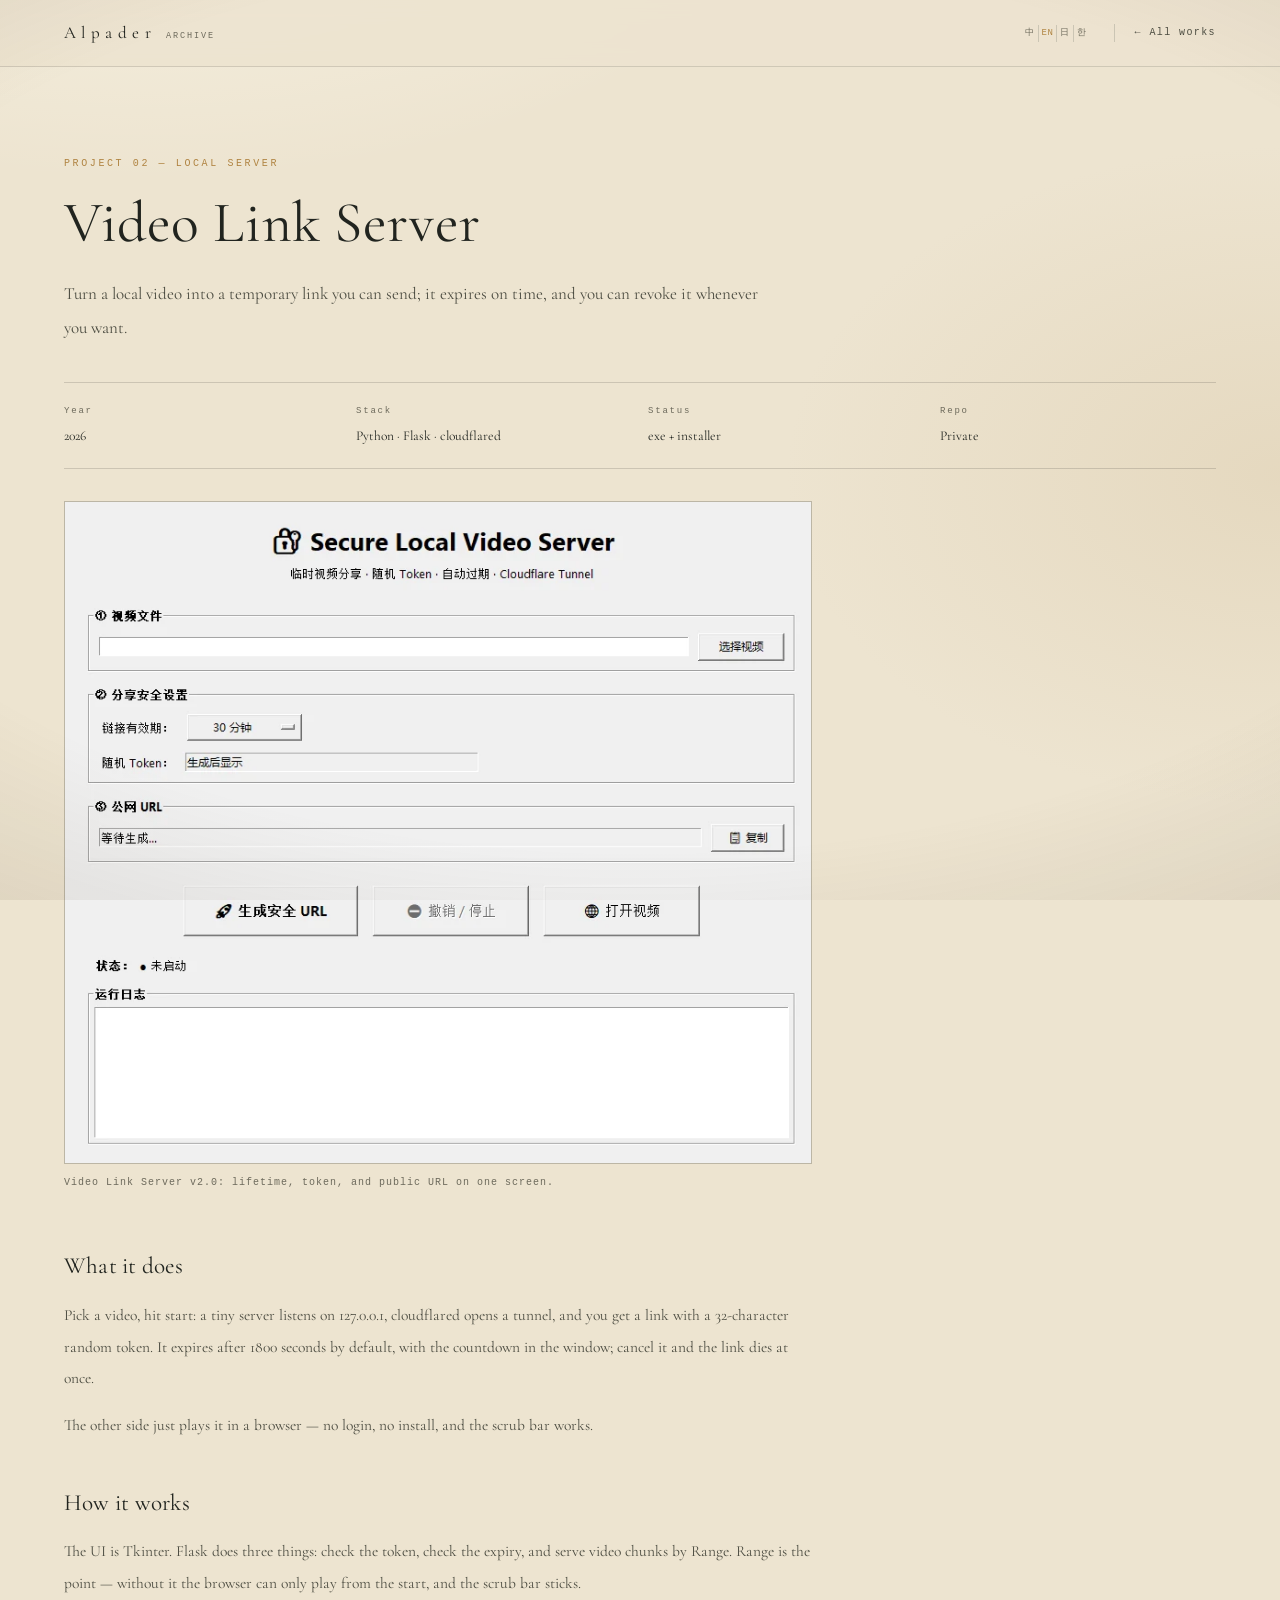
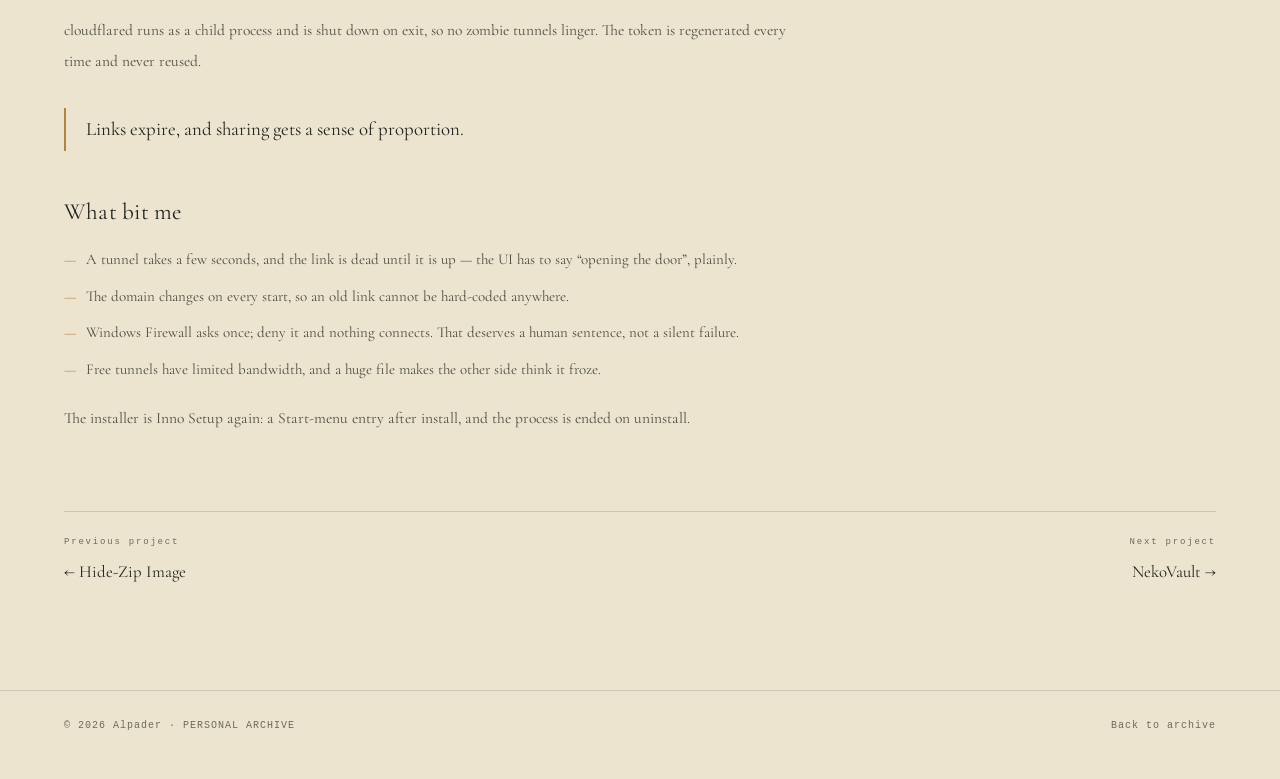
<file: works/video-link.html>
<!DOCTYPE html>
<html lang="zh-CN">
<head>
<meta charset="utf-8">
<meta name="viewport" content="width=device-width, initial-scale=1">
<title>临时视频链接 · 项目 / Alpader</title>
<meta property="og:type" content="article">
<meta property="og:title" content="临时视频链接 · 项目 / Alpader">
<meta property="og:description" content="临时视频链接：把本机视频变成一个会过期的链接，发出去就能看。">
<meta property="og:image" content="https://alpader.lol/assets/og.png">
<meta property="og:image:width" content="2400">
<meta property="og:image:height" content="1260">
<meta name="twitter:card" content="summary_large_image">
<meta name="twitter:image" content="https://alpader.lol/assets/og.png">
<link rel="icon" href="../favicon.svg" type="image/svg+xml">
<meta name="description" content="临时视频链接：把本机视频变成一个会过期的链接，发出去就能看。">
<link rel="preconnect" href="https://fonts.googleapis.com">
<link rel="preconnect" href="https://fonts.gstatic.com" crossorigin>
<link href="https://fonts.googleapis.com/css2?family=Cormorant+Garamond:ital,wght@0,300;0,400;1,300&family=Noto+Serif+SC:wght@300;400;600&display=swap" rel="stylesheet">
<link rel="stylesheet" href="../css/style.css">
<link rel="stylesheet" href="../css/art.css">
</head>
<body>

<header class="doc-header">
  <div class="container doc-header__in">
    <a class="doc-brand" href="../index.html"><span class="brand__cn">Alpader</span> <i>ARCHIVE</i></a>
    <div class="doc-header__right">
      <div class="lang" role="group" aria-label="Language">
        <button type="button" class="lang__btn" data-lang="zh" aria-pressed="true">中</button>
        <button type="button" class="lang__btn" data-lang="en" aria-pressed="false">EN</button>
        <button type="button" class="lang__btn" data-lang="ja" aria-pressed="false">日</button>
        <button type="button" class="lang__btn" data-lang="ko" aria-pressed="false">한</button>
      </div>
      <a class="doc-back" href="../index.html#works">← 全部作品</a>
    </div>
  </div>
</header>

<main class="doc">
  <div class="container">
    <p class="doc__eyebrow">PROJECT 02 — LOCAL SERVER</p>
    <h1 class="doc__title">临时视频链接 <span class="doc__en">VIDEO LINK SERVER</span></h1>
    <p class="doc__lead">把本机上的视频变成一个临时链接，发出去就能看；到点自动失效，也可以随时收回。</p>

    <dl class="doc__meta">
      <div><dt>年份</dt><dd>2026</dd></div>
      <div><dt>技术</dt><dd>Python · Flask · cloudflared</dd></div>
      <div><dt>状态</dt><dd>已打包 exe / 安装包</dd></div>
      <div><dt>仓库</dt><dd>未公开</dd></div>
    </dl>

    <figure class="doc__figure">
      <img src="../assets/shots/video-link-ui.webp" width="812" height="720" alt="" loading="lazy">
      <figcaption>临时视频链接 v2.0：有效期、Token 与公网地址都在同一屏。</figcaption>
    </figure>

    <div class="doc__body">
      <h2>它做什么</h2>
      <p>选一个视频，点开始：本地起一个只监听 127.0.0.1 的小服务，再用 cloudflared 开一条隧道，生成一个带 32 位随机 token 的链接。默认 1800 秒过期，倒计时就在窗口里；不想等了，点一下撤销，链接立刻作废。</p>
      <p>对方在浏览器里直接播放，不用登录、不用装东西，也能拖动进度条。</p>

      <h2>怎么做的</h2>
      <p>界面是 Tkinter。Flask 只做三件事：校验 token、校验过期时间、按 Range 返回视频分片。Range 是关键——没有它，浏览器就只能从头播，拖不动。</p>
      <p>cloudflared 作为子进程启动，退出时一并关掉，避免留下僵尸隧道。链接里的 token 每次重新生成，不复用。</p>

      <blockquote class="doc__quote">链接会过期，分享这件事也就有了分寸。</blockquote>

      <h2>踩过的坑</h2>
      <ul>
        <li>隧道建立要几秒，这期间链接是打不开的，界面必须说清楚「正在开门」。</li>
        <li>每次启动域名都不同，不能把旧链接写死在任何地方。</li>
        <li>Windows 防火墙第一次会弹窗，拒绝之后整个服务都连不上，得给一句人话提示。</li>
        <li>免费隧道带宽有限，太大的文件会让对方以为「卡死了」。</li>
      </ul>
      <p>安装包同样用 Inno Setup，安装完会在开始菜单留一个入口，卸载时结束进程。</p>
    </div>

    <nav class="doc__nav">
      <a href="hide-zip.html"><span>上一个项目</span>← 藏图</a>
      <a class="next" href="nekovault.html"><span>下一个项目</span>喵喵秘藏 →</a>
    </nav>
  </div>
</main>

<footer class="doc-footer">
  <div class="container doc-footer__in">
    <span>© 2026 Alpader · PERSONAL ARCHIVE</span>
    <a href="../index.html">返回档案</a>
  </div>
</footer>

<script src="../js/i18n.js"></script>
<script src="../js/doc-i18n.js"></script>
<script src="../js/name-rain.js"></script>
<script src="../js/art.js"></script>
</body>
</html>
</file>
<file: css/style.css>
/* =========================================================
   王欣宇 · 个人档案
   Aesthetic: retro-futurism / art-deco archive
   Palette: paper, bottle green, brass, rust
   ========================================================= */

:root {
  --paper:        #ede4d0;
  --paper-warm:   #e7dbc2;
  --paper-deep:   #dcccad;
  --ink:          #21241f;
  --ink-soft:     #4d4d42;
  --ink-faint:    #6d6a5c;
  --green:        #17352e;
  --green-deep:   #0f2721;
  --brass:        #b08442;
  --brass-light:  #d6b36a;
  --rust:         #9c3f2a;
  --line:         rgba(33, 36, 31, .16);

  --font-serif: "Cormorant Garamond", Georgia, "Times New Roman", "Songti SC", "STSong", "Noto Serif SC", "Source Han Serif SC", "SimSun", serif;
  --font-sans: "Helvetica Neue", "Inter", "PingFang SC", "Hiragino Sans GB", "Microsoft YaHei", sans-serif;
  --font-mono: "SFMono-Regular", "IBM Plex Mono", Consolas, "Courier New", monospace;

  --gutter: clamp(20px, 5vw, 64px);
  --max: 1200px;
  --ease: cubic-bezier(.22, .68, .16, 1);
}

* { box-sizing: border-box; }

html {
  scroll-behavior: smooth;
  -webkit-text-size-adjust: 100%;
}

body {
  margin: 0;
  background-color: var(--paper);
  background-image:
    radial-gradient(1200px 700px at 12% -10%, rgba(255, 252, 240, .75), transparent 60%),
    radial-gradient(900px 600px at 100% 20%, rgba(214, 195, 160, .35), transparent 55%),
    radial-gradient(1000px 800px at 50% 120%, rgba(190, 170, 132, .35), transparent 60%);
  color: var(--ink);
  font-family: var(--font-serif);
  font-size: 17px;
  line-height: 1.85;
  overflow-x: hidden;
  -webkit-font-smoothing: antialiased;
  text-rendering: optimizeLegibility;
}

img, svg { display: block; max-width: 100%; }

a { color: inherit; text-decoration: none; }

h1, h2, h3, p, dl, dd, figure, ul, ol { margin: 0; }
ul, ol { padding: 0; list-style: none; }

::selection { background: var(--green); color: var(--paper); }

:focus-visible {
  outline: 2px solid var(--rust);
  outline-offset: 3px;
}

.skip-link {
  position: fixed;
  top: -100px;
  left: 16px;
  z-index: 200;
  padding: 12px 20px;
  background: var(--green);
  color: var(--paper);
  font-family: var(--font-sans);
  font-size: 13px;
  transition: top .2s;
}
.skip-link:focus { top: 16px; }

/* ---------- paper grain & vignette ---------- */

.grain {
  position: fixed;
  inset: 0;
  z-index: 90;
  pointer-events: none;
  opacity: .5;
  mix-blend-mode: multiply;
  background-image: url("data:image/svg+xml,%3Csvg xmlns='http://www.w3.org/2000/svg' width='280' height='280'%3E%3Cfilter id='n'%3E%3CfeTurbulence type='fractalNoise' baseFrequency='.85' numOctaves='3' stitchTiles='stitch'/%3E%3C/filter%3E%3Crect width='280' height='280' filter='url(%23n)' opacity='.16'/%3E%3C/svg%3E");
}

body::after {
  content: "";
  position: fixed;
  inset: 0;
  z-index: 89;
  pointer-events: none;
  background: radial-gradient(120% 90% at 50% 45%, transparent 55%, rgba(66, 48, 20, .18) 100%);
}

.progress {
  position: fixed;
  top: 0;
  left: 0;
  height: 2px;
  width: 0%;
  background: linear-gradient(90deg, var(--brass), var(--rust));
  z-index: 120;
  transition: width .1s linear;
}

/* ---------- shared layout ---------- */

.container {
  width: min(var(--max), calc(100% - var(--gutter) * 2));
  margin-inline: auto;
}

.section {
  position: relative;
  padding: clamp(76px, 11vw, 150px) 0;
}

section[id] { scroll-margin-top: 72px; }

.eyebrow {
  display: flex;
  align-items: center;
  gap: 14px;
  font-family: var(--font-sans);
  font-size: 10.5px;
  font-weight: 500;
  letter-spacing: .3em;
  text-transform: uppercase;
  color: var(--ink-faint);
}

.eyebrow__rule {
  display: inline-block;
  width: 40px;
  height: 1px;
  background: currentColor;
  opacity: .6;
}

.eyebrow--light { color: rgba(237, 228, 208, .55); }

.sec-head {
  display: flex;
  flex-direction: column;
  gap: 22px;
  margin-bottom: clamp(44px, 6vw, 76px);
}

.sec-head--row {
  flex-direction: row;
  align-items: flex-end;
  justify-content: space-between;
  gap: 32px;
  flex-wrap: wrap;
}

.sec-head--row > div { display: flex; flex-direction: column; gap: 22px; }

.sec-title {
  font-size: clamp(2rem, 4.4vw, 3.5rem);
  font-weight: 400;
  line-height: 1.34;
  letter-spacing: .02em;
}

.sec-aside {
  font-family: var(--font-sans);
  font-size: 11.5px;
  line-height: 1.9;
  letter-spacing: .16em;
  text-transform: uppercase;
  color: var(--ink-faint);
  text-align: right;
  padding-bottom: 6px;
}

.sec-link {
  font-family: var(--font-sans);
  font-size: 12px;
  letter-spacing: .16em;
  padding-bottom: 6px;
  border-bottom: 1px solid rgba(23, 53, 46, .3);
  transition: border-color .3s, color .3s;
}
.sec-link span { display: inline-block; margin-left: 8px; transition: transform .3s var(--ease); }
.sec-link:hover { color: var(--rust); border-color: var(--rust); }
.sec-link:hover span { transform: translateX(5px); }

/* ---------- header ---------- */

.header {
  position: fixed;
  inset: 0 0 auto;
  z-index: 100;
  height: 76px;
  border-bottom: 1px solid transparent;
  transition: height .4s;
}

.header::before {
  content: "";
  position: absolute;
  inset: 0;
  z-index: -1;
  background: rgba(237, 228, 208, .82);
  -webkit-backdrop-filter: blur(12px) saturate(1.1);
  backdrop-filter: blur(12px) saturate(1.1);
  border-bottom: 1px solid rgba(23, 53, 46, .14);
  opacity: 0;
  pointer-events: none;
  transition: opacity .4s;
}

.header.is-scrolled { height: 66px; }
.header.is-scrolled::before { opacity: 1; }
body.nav-open .header.is-scrolled::before { opacity: 0; }

.header__inner {
  width: min(var(--max), calc(100% - var(--gutter) * 2));
  margin-inline: auto;
  height: 100%;
  display: flex;
  align-items: center;
  gap: 32px;
}

.brand {
  display: flex;
  align-items: center;
  gap: 12px;
  margin-right: auto;
}

.brand__mark {
  width: 34px;
  height: 34px;
  color: var(--green);
  flex: none;
}
.brand__mark svg { width: 100%; height: 100%; }

.brand__text { display: flex; flex-direction: column; line-height: 1.1; }
.brand__cn { font-size: 17px; letter-spacing: .32em; }
.brand__en {
  font-family: var(--font-sans);
  font-size: 8px;
  letter-spacing: .3em;
  color: var(--ink-faint);
  margin-top: 3px;
}

.nav { display: flex; align-items: center; gap: clamp(14px, 2vw, 30px); }

.nav a {
  position: relative;
  font-family: var(--font-sans);
  font-size: 12.5px;
  letter-spacing: .12em;
  padding: 6px 0;
  color: var(--ink-soft);
  transition: color .3s;
}

.nav a::after {
  content: "";
  position: absolute;
  left: 0;
  bottom: 0;
  width: 100%;
  height: 1px;
  background: var(--brass);
  transform: scaleX(0);
  transform-origin: right;
  transition: transform .4s var(--ease);
}

.nav a:hover, .nav a.is-active { color: var(--ink); }
.nav a:hover::after, .nav a.is-active::after { transform: scaleX(1); transform-origin: left; }

.nav__foot { display: none; }

.nav__num {
  font-family: var(--font-mono);
  font-size: 8px;
  letter-spacing: .05em;
  color: var(--brass);
  vertical-align: super;
  margin-right: 3px;
}

.header__meta {
  display: flex;
  align-items: center;
  gap: 10px;
  font-family: var(--font-sans);
  font-size: 9.5px;
  letter-spacing: .22em;
  color: var(--ink-faint);
  white-space: nowrap;
}

.header__dot {
  width: 4px;
  height: 4px;
  border-radius: 50%;
  background: var(--brass);
}

/* ---------- language switch ---------- */

.lang {
  display: flex;
  align-items: center;
  gap: 1px;
}

.lang__btn {
  appearance: none;
  border: 0;
  background: none;
  padding: 5px 4px;
  font-family: var(--font-mono);
  font-size: 9.5px;
  line-height: 1;
  letter-spacing: .06em;
  color: var(--ink-faint);
  cursor: pointer;
  transition: color .3s var(--ease);
}

.lang__btn + .lang__btn { border-left: 1px solid rgba(33, 36, 31, .16); }
.lang__btn:hover { color: var(--ink); }
.lang__btn.is-active { color: var(--brass); }

.lang--header { margin-left: 6px; }
.lang--nav { display: none; }

.menu-toggle {
  display: none;
  width: 42px;
  height: 42px;
  padding: 0;
  border: 0;
  background: none;
  cursor: pointer;
  position: relative;
}
.menu-toggle span {
  position: absolute;
  left: 10px;
  width: 22px;
  height: 1px;
  background: var(--ink);
  transition: transform .4s var(--ease), opacity .3s;
}
.menu-toggle span:first-child { top: 18px; }
.menu-toggle span:last-child { top: 24px; }

/* ---------- hero ---------- */

.hero {
  position: relative;
  min-height: 100svh;
  display: flex;
  align-items: center;
  padding: 118px 0 76px;
  overflow: hidden;
}

.hero__lines {
  position: absolute;
  inset: 0;
  pointer-events: none;
  background-image: linear-gradient(90deg, rgba(23, 53, 46, .07) 1px, transparent 1px);
  background-size: calc(100% / 6) 100%;
  mask-image: linear-gradient(to bottom, transparent, #000 22%, #000 78%, transparent);
  -webkit-mask-image: linear-gradient(to bottom, transparent, #000 22%, #000 78%, transparent);
}

.hero__inner {
  display: grid;
  grid-template-columns: minmax(0, 1.05fr) minmax(0, .95fr);
  align-items: center;
  gap: clamp(32px, 5vw, 72px);
  position: relative;
  z-index: 1;
}

.hero__copy { max-width: 620px; }

.hero__name {
  font-size: clamp(3.6rem, 9.5vw, 8.2rem);
  font-weight: 400;
  line-height: 1.02;
  letter-spacing: .08em;
  margin: 22px 0 14px;
  white-space: nowrap;
}

.hero__name-space { display: inline-block; width: .12em; }

.hero__latin {
  font-family: var(--font-sans);
  font-size: 10.5px;
  letter-spacing: .42em;
  text-transform: uppercase;
  color: var(--brass);
  margin-bottom: 30px;
}

.hero__tagline {
  font-size: clamp(1.3rem, 2.4vw, 1.85rem);
  line-height: 1.6;
  letter-spacing: .04em;
  margin-bottom: 20px;
}

.hero__desc {
  max-width: 42ch;
  font-size: 15.5px;
  line-height: 2;
  color: var(--ink-soft);
  margin-bottom: 32px;
}

.hero__actions { display: flex; flex-wrap: wrap; gap: 14px; margin-bottom: 38px; }

.btn {
  display: inline-flex;
  align-items: center;
  gap: 26px;
  padding: 15px 26px;
  border: 1px solid var(--green);
  font-family: var(--font-sans);
  font-size: 12px;
  letter-spacing: .18em;
  transition: background .4s var(--ease), color .4s, border-color .4s;
}

.btn__arrow { font-size: 13px; transition: transform .4s var(--ease); }

.btn--solid { background: var(--green); color: var(--paper); }
.btn--ghost { color: var(--green); }

.btn:hover .btn__arrow { transform: translate(3px, -3px); }
.btn--solid:hover { background: var(--rust); border-color: var(--rust); }
.btn--ghost:hover { background: var(--green); color: var(--paper); }

.hero__meta {
  display: flex;
  flex-wrap: wrap;
  gap: 12px 40px;
  padding-top: 22px;
  border-top: 1px solid rgba(23, 53, 46, .18);
}
.hero__meta div { display: flex; flex-direction: column; gap: 2px; }
.hero__meta dt {
  font-family: var(--font-sans);
  font-size: 9px;
  letter-spacing: .24em;
  color: var(--ink-faint);
}
.hero__meta dd { font-size: 13.5px; letter-spacing: .04em; }

.pulse {
  display: inline-block;
  width: 5px;
  height: 5px;
  margin-right: 7px;
  border-radius: 50%;
  background: #5c7c52;
  box-shadow: 0 0 0 0 rgba(92, 124, 82, .55);
  animation: pulse 2.6s infinite;
  vertical-align: 1px;
}

@keyframes pulse {
  0%   { box-shadow: 0 0 0 0 rgba(92, 124, 82, .5); }
  70%  { box-shadow: 0 0 0 7px rgba(92, 124, 82, 0); }
  100% { box-shadow: 0 0 0 0 rgba(92, 124, 82, 0); }
}

.hero__emblem { position: relative; }

.emblem {
  position: relative;
  width: min(100%, 480px);
  margin-inline: auto;
  aspect-ratio: 1;
  animation: float 9s ease-in-out infinite;
}

@keyframes float {
  0%, 100% { transform: translateY(0); }
  50%      { transform: translateY(-12px); }
}

.emblem__ring { transform-box: view-box; transform-origin: 220px 220px; will-change: transform; }
.emblem__ring--204 { animation: spin 70s linear infinite reverse; }
.emblem__ring--196 { animation: spin 55s linear infinite; }
.emblem__ring--166 { animation: spin 85s linear infinite reverse; }
.emblem__ring--150 { animation: spin 110s linear infinite; }
.emblem__ring--118 { animation: spin 45s linear infinite reverse; }

/* 指针：角度由 js/clock.js 按现实时间与时区写入，这里只定旋转中心 */
.emblem__hand { transform-box: view-box; transform-origin: 220px 220px; will-change: transform; }

@keyframes spin { to { transform: rotate(360deg); } }

.emblem__ringtext {
  font-family: var(--font-sans);
  font-size: 8.2px;
  letter-spacing: .2em;
  opacity: .5;
}

.emblem__caption {
  margin-top: 18px;
  text-align: center;
  font-family: var(--font-sans);
  font-size: 9.5px;
  letter-spacing: .18em;
  color: var(--ink-faint);
}

.hero__rail {
  position: absolute;
  right: max(18px, calc((100vw - var(--max)) / 2 - 34px));
  top: 50%;
  transform: translateY(-50%);
  writing-mode: vertical-rl;
  font-family: var(--font-sans);
  font-size: 9px;
  letter-spacing: .36em;
  color: var(--ink-faint);
  opacity: .75;
}

.hero__scroll {
  position: absolute;
  left: 50%;
  bottom: 30px;
  transform: translateX(-50%);
  display: flex;
  flex-direction: column;
  align-items: center;
  gap: 10px;
  font-family: var(--font-sans);
  font-size: 8.5px;
  letter-spacing: .34em;
  color: var(--ink-faint);
}
.hero__scroll i {
  width: 1px;
  height: 42px;
  background: linear-gradient(to bottom, var(--brass), transparent);
  animation: drop 2.4s ease-in-out infinite;
  transform-origin: top;
}
@keyframes drop {
  0%   { transform: scaleY(.2); opacity: 0; }
  40%  { opacity: 1; }
  100% { transform: scaleY(1); opacity: 0; }
}

/* ---------- marquee ---------- */

.marquee {
  border-top: 1px solid rgba(23, 53, 46, .2);
  border-bottom: 1px solid rgba(23, 53, 46, .2);
  padding: 15px 0;
  overflow: hidden;
  background: rgba(23, 53, 46, .035);
}

.marquee__track {
  display: flex;
  width: max-content;
  animation: slide 42s linear infinite;
}
.marquee__track span {
  font-size: 13.5px;
  letter-spacing: .3em;
  color: var(--ink-soft);
  padding-right: .6em;
  white-space: nowrap;
}
.marquee__track b { color: var(--brass); font-weight: 400; margin: 0 .5em; }

@keyframes slide { to { transform: translateX(-50%); } }

/* ---------- about ---------- */

.section--about { border-bottom: 1px solid rgba(23, 53, 46, .12); }

.about {
  display: grid;
  grid-template-columns: minmax(0, .82fr) minmax(0, 1.18fr);
  gap: clamp(40px, 7vw, 96px);
  align-items: start;
}

.portrait { position: relative; }

.portrait__frame {
  position: relative;
  padding: 12px;
  border: 1px solid rgba(176, 132, 66, .55);
  background: rgba(255, 255, 255, .12);
}
.portrait__frame::after {
  content: "";
  position: absolute;
  inset: 4px;
  border: 1px solid rgba(23, 53, 46, .14);
  pointer-events: none;
}
.portrait__frame svg { width: 100%; height: auto; }

.portrait__cap {
  display: flex;
  justify-content: space-between;
  gap: 16px;
  margin-top: 12px;
  font-family: var(--font-sans);
  font-size: 9.5px;
  letter-spacing: .16em;
  color: var(--ink-faint);
}

.about__body { padding-top: 8px; }

.lead {
  font-size: clamp(1.3rem, 2.1vw, 1.65rem);
  line-height: 1.75;
  letter-spacing: .02em;
  margin-bottom: 24px;
}

.about__body > p:not(.lead) {
  color: var(--ink-soft);
  font-size: 15.5px;
  line-height: 2.05;
  margin-bottom: 18px;
  max-width: 56ch;
}

.stats {
  display: grid;
  grid-template-columns: repeat(3, 1fr);
  gap: 24px;
  margin-top: 46px;
  padding-top: 34px;
  border-top: 1px solid rgba(23, 53, 46, .2);
}

.stats div { display: flex; flex-direction: column; gap: 4px; }

.stats dt {
  font-family: var(--font-sans);
  font-size: 9px;
  letter-spacing: .24em;
  color: var(--ink-faint);
}

.stats dd {
  font-size: 2.35rem;
  line-height: 1.1;
  color: var(--green);
  font-variant-numeric: lining-nums;
}
.stats dd em {
  font-style: normal;
  font-size: 12px;
  margin-left: 4px;
  color: var(--ink-faint);
}
.stats dd small {
  display: block;
  margin-top: 8px;
  font-family: var(--font-sans);
  font-size: 9.5px;
  line-height: 1.6;
  letter-spacing: .06em;
  color: var(--ink-faint);
}

/* ---------- works ---------- */

.section--works { border-bottom: 1px solid rgba(23, 53, 46, .12); }

.works {
  display: grid;
  grid-template-columns: repeat(2, minmax(0, 1fr));
  gap: 22px;
}

.works__more {
  margin-top: 26px;
  padding-top: 20px;
  border-top: 1px solid rgba(23, 53, 46, .16);
  font-family: var(--font-sans);
  font-size: 12.5px;
  line-height: 2;
  letter-spacing: .04em;
  color: var(--ink-faint);
  max-width: 78ch;
}
.works__more b {
  font-weight: 500;
  color: var(--ink);
}

.work {
  position: relative;
  display: flex;
  flex-direction: column;
  gap: 14px;
  min-height: 300px;
  padding: clamp(26px, 3.2vw, 40px);
  border: 1px solid rgba(23, 53, 46, .22);
  background: rgba(255, 255, 255, .14);
  transition: background .55s var(--ease), color .55s, border-color .55s, transform .55s var(--ease);
}

.work::before {
  content: "";
  position: absolute;
  inset: 9px;
  border: 1px solid currentColor;
  opacity: 0;
  pointer-events: none;
  transition: opacity .55s;
}

.work:hover, .work:focus-visible {
  background: var(--green);
  border-color: var(--green);
  color: var(--paper);
  transform: translateY(-6px);
}
.work:hover::before, .work:focus-visible::before { opacity: .22; }

.work__index {
  font-family: var(--font-mono);
  font-size: 10.5px;
  letter-spacing: .2em;
  opacity: .55;
}

.work__title {
  font-size: clamp(1.35rem, 2vw, 1.72rem);
  font-weight: 400;
  line-height: 1.4;
  letter-spacing: .02em;
}
.work__title em {
  display: inline-block;
  font-style: normal;
  font-family: var(--font-sans);
  font-size: 9.5px;
  letter-spacing: .26em;
  color: var(--brass);
  margin-left: 8px;
  vertical-align: middle;
}
.work:hover .work__title em { color: var(--brass-light); }

/* English titles are already latin — the small caps subtitle would repeat them */
html[lang="en"] .work__title em { display: none; }

/* Korean wraps on spaces, not inside words */
html[lang="ko"] body { word-break: keep-all; }

.work__desc {
  font-size: 14.5px;
  line-height: 1.95;
  color: var(--ink-soft);
  transition: color .55s;
  max-width: 40ch;
}
.work:hover .work__desc { color: rgba(237, 228, 208, .74); }

.work__tags {
  display: flex;
  flex-wrap: wrap;
  gap: 7px;
  margin-top: auto;
  padding-top: 20px;
}
.work__tags li {
  padding: 3px 9px;
  border: 1px solid currentColor;
  font-family: var(--font-sans);
  font-size: 9.5px;
  letter-spacing: .1em;
  opacity: .5;
}

.work__arrow {
  position: absolute;
  right: clamp(22px, 3vw, 34px);
  top: clamp(22px, 3vw, 30px);
  font-size: 15px;
  opacity: .45;
  transition: transform .5s var(--ease), opacity .4s;
}
.work:hover .work__arrow { transform: translate(3px, -3px); opacity: 1; }

/* ---------- inventory ---------- */

.section--inventory {
  border-bottom: 1px solid rgba(23, 53, 46, .12);
  background:
    linear-gradient(180deg, rgba(23, 53, 46, .045), transparent 40%);
}

.inventory {
  display: grid;
  grid-template-columns: repeat(2, minmax(0, 1fr));
  gap: clamp(32px, 5vw, 72px);
}

.inv-col__head {
  display: flex;
  align-items: baseline;
  gap: 14px;
  padding-bottom: 16px;
  border-bottom: 1px solid var(--green);
}

.inv-col__num {
  width: 22px;
  height: 22px;
  display: grid;
  place-items: center;
  border: 1px solid var(--brass);
  border-radius: 50%;
  font-family: var(--font-mono);
  font-size: 9px;
  color: var(--brass);
  flex: none;
  align-self: center;
}

.inv-col__head h3 {
  font-size: 1.35rem;
  font-weight: 400;
  letter-spacing: .06em;
}
.inv-col__head h3 em {
  font-style: normal;
  font-family: var(--font-sans);
  font-size: 9px;
  letter-spacing: .28em;
  color: var(--ink-faint);
  margin-left: 6px;
}

.inv-col__count {
  margin-left: auto;
  font-family: var(--font-mono);
  font-size: 10px;
  letter-spacing: .12em;
  color: var(--ink-faint);
}

.inv-list { margin-top: 4px; }

.inv {
  display: grid;
  grid-template-columns: 34px minmax(0, 1fr);
  gap: 0 10px;
  padding: 13px 6px 13px 0;
  border-bottom: 1px dashed rgba(23, 53, 46, .18);
  transition: background .35s, padding-left .35s;
}
.inv:hover { background: rgba(23, 53, 46, .04); padding-left: 6px; }

.inv__i {
  font-family: var(--font-mono);
  font-size: 9.5px;
  color: var(--brass);
  padding-top: 4px;
}

.inv__name {
  font-size: 15.5px;
  letter-spacing: .03em;
  line-height: 1.5;
}

.inv__note {
  grid-column: 2;
  font-family: var(--font-sans);
  font-size: 11.5px;
  line-height: 1.7;
  color: var(--ink-faint);
  margin-top: 3px;
}

.inv-foot {
  margin-top: 40px;
  padding-top: 18px;
  border-top: 1px solid rgba(23, 53, 46, .16);
  font-family: var(--font-sans);
  font-size: 10.5px;
  letter-spacing: .1em;
  color: var(--ink-faint);
  display: flex;
  justify-content: space-between;
  gap: 20px;
  flex-wrap: wrap;
}

/* ---------- notes ---------- */

.section--notes { border-bottom: 1px solid rgba(23, 53, 46, .12); }

.notes { border-top: 1px solid rgba(23, 53, 46, .28); }

.note {
  display: grid;
  grid-template-columns: 92px minmax(0, 1fr) 120px 20px;
  align-items: baseline;
  gap: 20px;
  padding: 26px 8px;
  border-bottom: 1px solid rgba(23, 53, 46, .18);
  transition: background .4s, padding-left .4s var(--ease);
}

.note:hover { background: rgba(23, 53, 46, .045); padding-left: 20px; }

.note__date {
  font-family: var(--font-mono);
  font-size: 10.5px;
  letter-spacing: .1em;
  color: var(--brass);
}

.note__title {
  font-size: clamp(1.02rem, 1.55vw, 1.28rem);
  line-height: 1.7;
  letter-spacing: .02em;
  transition: color .35s;
}
.note:hover .note__title { color: var(--rust); }

.note__meta {
  font-family: var(--font-sans);
  font-size: 10.5px;
  letter-spacing: .1em;
  color: var(--ink-faint);
  text-align: right;
}

.note__arrow {
  font-size: 13px;
  color: var(--ink-faint);
  transition: transform .4s var(--ease), color .4s;
}
.note:hover .note__arrow { transform: translate(3px, -3px); color: var(--rust); }

/* ---------- timeline ---------- */

.timeline {
  position: relative;
  margin-top: 8px;
  padding-left: 26px;
  border-left: 1px solid rgba(23, 53, 46, .22);
}

.tl {
  position: relative;
  display: grid;
  grid-template-columns: 190px minmax(0, 1fr);
  gap: 40px;
  padding: 0 0 54px;
}
.tl:last-child { padding-bottom: 8px; }

.tl::before {
  content: "";
  position: absolute;
  left: -30.5px;
  top: 12px;
  width: 8px;
  height: 8px;
  border-radius: 50%;
  background: var(--brass);
  box-shadow: 0 0 0 5px var(--paper);
}

.tl__year {
  font-family: var(--font-mono);
  font-size: 11.5px;
  letter-spacing: .12em;
  color: var(--brass);
  padding-top: 4px;
}

.tl__body h3 {
  font-size: clamp(1.2rem, 1.9vw, 1.5rem);
  font-weight: 400;
  line-height: 1.5;
  margin-bottom: 10px;
  letter-spacing: .02em;
}
.tl__body h3 span {
  font-family: var(--font-sans);
  font-size: 10.5px;
  letter-spacing: .12em;
  color: var(--ink-faint);
  margin-left: 8px;
}

.tl__body p {
  font-size: 14.5px;
  line-height: 1.95;
  color: var(--ink-soft);
  max-width: 56ch;
}

/* ---------- contact ---------- */

.contact {
  position: relative;
  overflow: hidden;
  background: var(--green);
  color: var(--paper);
  padding: clamp(84px, 11vw, 150px) 0 36px;
}

.contact::before {
  content: "";
  position: absolute;
  inset: 0;
  pointer-events: none;
  background-image:
    repeating-linear-gradient(0deg, rgba(237, 228, 208, .03) 0 1px, transparent 1px 5px);
  opacity: .7;
}

.contact__ghost {
  position: absolute;
  right: -2vw;
  top: .5vw;
  font-family: var(--font-serif);
  font-size: clamp(10rem, 26vw, 24rem);
  line-height: 1;
  letter-spacing: -.02em;
  color: transparent;
  -webkit-text-stroke: 1px rgba(214, 179, 106, .14);
  pointer-events: none;
  user-select: none;
}

.contact .container { position: relative; z-index: 1; }

.contact__title {
  margin: 28px 0 26px;
  font-size: clamp(2rem, 5vw, 4rem);
  font-weight: 400;
  line-height: 1.4;
  letter-spacing: .03em;
}

.contact__desc {
  max-width: 46em;
  font-size: 15px;
  line-height: 2.05;
  color: rgba(237, 228, 208, .68);
}

.contact__mail {
  display: inline-flex;
  align-items: center;
  gap: 18px;
  margin: 44px 0 64px;
  padding-bottom: 10px;
  border-bottom: 1px solid var(--brass);
  font-size: clamp(1.25rem, 2.8vw, 2rem);
  letter-spacing: .04em;
  transition: color .4s, border-color .4s;
}
.contact__mail:hover { color: var(--brass-light); border-color: var(--brass-light); }
.contact__mail-arrow { font-size: .7em; transition: transform .4s var(--ease); }
.contact__mail:hover .contact__mail-arrow { transform: translate(4px, -4px); }

.links {
  display: grid;
  grid-template-columns: repeat(2, minmax(0, 1fr));
  gap: 0 56px;
  border-top: 1px solid rgba(237, 228, 208, .22);
}

.link {
  display: grid;
  grid-template-columns: 90px minmax(0, 1fr) 20px;
  align-items: center;
  gap: 12px;
  padding: 20px 4px;
  border-bottom: 1px solid rgba(237, 228, 208, .16);
  transition: background .4s, padding-left .4s var(--ease);
}
.link:hover { background: rgba(237, 228, 208, .05); padding-left: 12px; }

.link__k {
  font-family: var(--font-sans);
  font-size: 10px;
  letter-spacing: .22em;
  text-transform: uppercase;
  color: var(--brass-light);
}
.link__v { font-size: 14.5px; color: rgba(237, 228, 208, .8); }
.link__a { font-size: 12px; opacity: .5; transition: transform .4s var(--ease); }
.link:hover .link__a { transform: translate(3px, -3px); opacity: 1; }

.footer {
  display: flex;
  align-items: center;
  gap: 28px;
  flex-wrap: wrap;
  margin-top: 84px;
  padding-top: 26px;
  border-top: 1px solid rgba(237, 228, 208, .18);
  font-family: var(--font-sans);
  font-size: 10.5px;
  letter-spacing: .08em;
  color: rgba(237, 228, 208, .5);
}
.footer__meta { margin-left: auto; letter-spacing: .2em; font-size: 9px; }

.stamp {
  width: 84px;
  height: 84px;
  flex: none;
  display: grid;
  place-content: center;
  justify-items: center;
  gap: 3px;
  border: 1px dashed rgba(214, 179, 106, .6);
  border-radius: 50%;
  color: var(--brass-light);
  transform: rotate(-7deg);
  font-family: var(--font-sans);
  font-size: 9px;
  line-height: 1.3;
  letter-spacing: .2em;
  text-align: center;
}
.stamp i { font-style: normal; font-size: 6.5px; opacity: .7; letter-spacing: .14em; }

/* ---------- reveal ---------- */

.js .reveal {
  opacity: 0;
  transform: translateY(26px);
  transition: opacity .95s var(--ease), transform .95s var(--ease);
  transition-delay: var(--d, 0s);
}

.js .reveal.is-in {
  opacity: 1;
  transform: none;
}

/* ---------- responsive ---------- */

@media (max-width: 1180px) {
  .header__meta { display: none; }
  .hero__rail { display: none; }
}

@media (max-height: 780px) and (min-width: 981px) {
  .hero__scroll { display: none; }
}

@media (max-width: 980px) {
  .hero { padding-top: 118px; }
  .hero__inner { grid-template-columns: 1fr; gap: 56px; }
  .hero__emblem { max-width: 420px; margin-inline: auto; width: 100%; }
  .hero__copy { max-width: 680px; }
  .hero__scroll { display: none; }
  .contact__ghost { display: none; }
  .about { grid-template-columns: 1fr; }
  .portrait { max-width: 400px; }
  .inventory { grid-template-columns: 1fr; }
  .works { grid-template-columns: 1fr; }
  .work { min-height: 0; }
  .links { grid-template-columns: 1fr; }
  .tl { grid-template-columns: 150px minmax(0, 1fr); gap: 28px; }
  .note { grid-template-columns: 78px minmax(0, 1fr) 20px; }
  .note__meta { display: none; }
}

@media (max-width: 820px) {
  .nav {
    position: fixed;
    inset: 0;
    z-index: 95;
    width: 100%;
    height: 100vh;
    height: 100dvh;
    flex-direction: column;
    justify-content: center;
    align-items: flex-start;
    gap: 8px;
    padding: 0 var(--gutter);
    background: var(--green);
    color: var(--paper);
    transform: translateY(-101%);
    transition: transform .65s var(--ease);
  }
  .nav a {
    font-size: 22px;
    letter-spacing: .16em;
    color: var(--paper);
    padding: 12px 0;
    width: 100%;
    border-bottom: 1px solid rgba(237, 228, 208, .12);
  }
  .nav a::after { display: none; }
  .nav__num { font-size: 9px; color: var(--brass-light); margin-right: 10px; }
  .nav a:hover, .nav a.is-active { color: var(--brass-light); }

  .nav__foot {
    position: absolute;
    left: var(--gutter);
    right: var(--gutter);
    bottom: max(30px, env(safe-area-inset-bottom));
    display: flex;
    flex-direction: column;
    align-items: stretch;
    gap: 12px;
    padding-top: 18px;
    border-top: 1px solid rgba(237, 228, 208, .14);
    font-family: var(--font-mono);
    font-size: 10px;
    letter-spacing: .16em;
  }
  .nav__foot-row {
    display: flex;
    justify-content: space-between;
    align-items: baseline;
    gap: 16px;
  }
  .lang--header { display: none; }
  .lang--nav { display: flex; }
  .nav .lang__btn {
    padding: 6px 9px 6px 0;
    font-size: 11px;
    letter-spacing: .14em;
    color: rgba(237, 228, 208, .5);
  }
  .nav .lang__btn + .lang__btn {
    padding-left: 9px;
    border-left-color: rgba(237, 228, 208, .18);
  }
  .nav .lang__btn.is-active { color: var(--brass-light); }

  .nav .nav__foot a {
    width: auto;
    padding: 0;
    border: 0;
    font-family: var(--font-mono);
    font-size: 10.5px;
    letter-spacing: .12em;
    color: rgba(237, 228, 208, .8);
  }
  .nav .nav__foot a:hover { color: var(--brass-light); }
  .nav .nav__foot a::after { display: none; }
  .nav__loc { color: rgba(237, 228, 208, .42); }

  body.nav-open .header.is-scrolled {
    background: transparent;
    border-color: transparent;
  }

  body.nav-open { overflow: hidden; }
  body.nav-open .nav { transform: none; }

  .menu-toggle { display: block; z-index: 110; }
  body.nav-open .menu-toggle span:first-child { transform: translateY(3px) rotate(45deg); background: var(--paper); }
  body.nav-open .menu-toggle span:last-child { transform: translateY(-3px) rotate(-45deg); background: var(--paper); }
  body.nav-open .brand { position: relative; z-index: 110; color: var(--paper); }
  body.nav-open .brand__mark { color: var(--paper); }
  body.nav-open .brand__en { color: rgba(237, 228, 208, .5); }

  .sec-head--row { flex-direction: column; align-items: flex-start; }
  .sec-aside { text-align: left; }
  .hero__name { letter-spacing: .04em; }
  .stats { gap: 16px; }
  .stats dd { font-size: 1.9rem; }
}

@media (max-width: 560px) {
  body { font-size: 16px; }
  .hero { padding-bottom: 72px; }
  .hero__copy { min-width: 0; }
  .hero__latin { font-size: 9px; letter-spacing: .24em; }
  .hero__meta { gap: 14px 24px; }
  .hero__actions { gap: 10px; }
  .btn { padding: 13px 20px; gap: 18px; }
  .emblem__caption { font-size: 8.5px; }
  .portrait { max-width: 100%; }
  .stats { grid-template-columns: 1fr; gap: 22px; }
  .stats div { flex-direction: row; align-items: baseline; justify-content: space-between; gap: 12px; flex-wrap: wrap; }
  .stats dd small { margin-top: 0; }
  .note { grid-template-columns: 62px minmax(0, 1fr); gap: 12px; padding: 20px 4px; }
  .note__arrow { display: none; }
  .tl { grid-template-columns: 1fr; gap: 8px; padding-bottom: 40px; }
  .timeline { padding-left: 20px; }
  .tl::before { left: -24.5px; }
  .contact__mail { font-size: 1.05rem; }
  .contact__desc br { display: none; }
  .link { grid-template-columns: 74px minmax(0, 1fr) 16px; }
  .footer { gap: 18px; }
  .footer__meta { margin-left: 0; }
}

@media (prefers-reduced-motion: reduce) {
  html { scroll-behavior: auto; }
  *, *::before, *::after {
    animation-duration: .01ms !important;
    animation-iteration-count: 1 !important;
    transition-duration: .01ms !important;
  }
  .js .reveal { opacity: 1; transform: none; }
}


/* =========================================================
   DADA INTERLUDE — 贴上去的一页
   底色仍是档案纸；这里的规则是剪刀、胶水、印章与骰子。
   ========================================================= */
.dada {
  position: relative;
  padding: clamp(52px, 7vw, 96px) 0 clamp(64px, 8vw, 112px);
  background: var(--paper-warm);
  border-top: 1px dashed rgba(33, 36, 31, .28);
  border-bottom: 1px dashed rgba(33, 36, 31, .28);
  overflow: hidden;
}

.dada::before {
  content: "";
  position: absolute;
  inset: 0;
  background-image: radial-gradient(rgba(33, 36, 31, .22) 1px, transparent 1px);
  background-size: 7px 7px;
  opacity: .25;
  pointer-events: none;
  -webkit-mask-image: linear-gradient(180deg, transparent, #000 14%, #000 86%, transparent);
  mask-image: linear-gradient(180deg, transparent, #000 14%, #000 86%, transparent);
}

.dada__inner { position: relative; z-index: 1; }

.dada__cut {
  display: flex;
  align-items: center;
  gap: 12px;
  margin: 0 0 clamp(28px, 4vw, 46px);
  font-family: var(--font-mono);
  font-size: 10px;
  letter-spacing: .2em;
  color: rgba(33, 36, 31, .42);
  white-space: nowrap;
}
.dada__cut span { font-size: 15px; line-height: 1; color: var(--brass); letter-spacing: 0; }
.dada__cut i { flex: 1; height: 0; border-top: 1px dashed rgba(33, 36, 31, .3); }
.dada__cut b { font-weight: 400; font-size: 9px; letter-spacing: .26em; }

.dada__grid {
  display: grid;
  grid-template-columns: minmax(0, 1.02fr) minmax(0, .98fr);
  gap: clamp(34px, 6vw, 84px);
  align-items: center;
}

.dada__strip {
  position: relative;
  height: clamp(74px, 9vw, 100px);
  margin: 0 0 clamp(18px, 2.4vw, 26px);
}
.dada__strip .strip {
  position: absolute;
  display: block;
  border: 1px solid rgba(33, 36, 31, .22);
  box-shadow: 3px 3px 0 rgba(33, 36, 31, .09);
  background-color: var(--paper);
  background-image: repeating-linear-gradient(0deg, transparent 0 4px, rgba(33, 36, 31, .15) 4px 5px);
}
.dada__strip .strip::before {
  content: "";
  position: absolute;
  left: 9%;
  right: 18%;
  top: 15%;
  height: 4px;
  background: rgba(33, 36, 31, .3);
}
.dada__strip .strip--1 { left: 0; top: 6px; width: 34%; height: 62%; transform: rotate(-3.2deg); clip-path: polygon(0 4%, 100% 0, 98% 96%, 3% 100%); }
.dada__strip .strip--2 { left: 28%; top: 0; width: 42%; height: 84%; transform: rotate(1.6deg); z-index: 2; background-color: var(--paper-warm); clip-path: polygon(1% 0, 99% 3%, 100% 100%, 0 97%); }
.dada__strip .strip--2::after {
  content: "";
  position: absolute;
  left: 50%;
  top: -7px;
  width: 54px;
  height: 14px;
  background: rgba(176, 132, 66, .32);
  transform: translateX(-50%) rotate(-3deg);
}
.dada__strip .strip--3 {
  left: 64%;
  top: 12px;
  width: 28%;
  height: 58%;
  transform: rotate(4.2deg);
  clip-path: polygon(3% 0, 100% 5%, 97% 100%, 0 94%);
  background-color: var(--green);
  background-image: repeating-linear-gradient(0deg, transparent 0 4px, rgba(237, 228, 208, .18) 4px 5px);
}
.dada__strip .strip--3::before { background: rgba(237, 228, 208, .5); }
.strip__ring {
  position: absolute;
  right: 0;
  bottom: 0;
  width: 46px;
  height: 46px;
  border: 1.5px solid var(--rust);
  border-radius: 50%;
  opacity: .5;
  transform: rotate(-9deg);
}

.dada__meta {
  margin: 0 0 14px;
  font-family: var(--font-mono);
  font-size: 10px;
  letter-spacing: .26em;
  color: var(--brass);
}

.dada__title {
  max-width: none;
  margin: 0 0 20px;
  font-size: clamp(1.9rem, 4.2vw, 3.3rem);
  font-weight: 400;
  line-height: 1.34;
  letter-spacing: .02em;
}

.dada__desc {
  max-width: 32em;
  margin: 0 0 clamp(24px, 3vw, 34px);
  font-size: 15.5px;
  line-height: 2;
  color: rgba(33, 36, 31, .76);
}

.dada__actions {
  display: flex;
  flex-wrap: wrap;
  align-items: center;
  gap: 18px;
}

.dada__roll {
  display: inline-flex;
  align-items: center;
  gap: 12px;
  padding: 14px 22px;
  font-family: var(--font-mono);
  font-size: 12px;
  letter-spacing: .12em;
  color: var(--paper);
  background: var(--ink);
  border: 1px solid var(--ink);
  box-shadow: 5px 5px 0 rgba(176, 132, 66, .5);
  cursor: pointer;
  transition: transform .25s var(--ease), box-shadow .25s var(--ease);
}
.dada__roll:hover,
.dada__roll:focus-visible {
  transform: translate(-2px, -2px);
  box-shadow: 7px 7px 0 rgba(176, 132, 66, .55);
}
.dada__roll:active { transform: translate(1px, 1px); box-shadow: 3px 3px 0 rgba(176, 132, 66, .5); }

.dada__die {
  position: relative;
  flex: none;
  width: 17px;
  height: 17px;
  border: 1px solid var(--brass-light);
  border-radius: 3px;
}
.dada__die::before {
  content: "";
  position: absolute;
  left: 3px;
  top: 3px;
  width: 3px;
  height: 3px;
  border-radius: 50%;
  background: var(--brass-light);
  box-shadow: 8px 0 0 var(--brass-light), 0 8px 0 var(--brass-light), 8px 8px 0 var(--brass-light);
}
.dada__die::after {
  content: "";
  position: absolute;
  left: 7px;
  top: 7px;
  width: 3px;
  height: 3px;
  border-radius: 50%;
  background: var(--brass-light);
}
.dada__roll.is-rolling .dada__die { animation: die-spin .5s var(--ease); }
@keyframes die-spin {
  50% { transform: rotate(180deg) scale(.82); }
  100% { transform: rotate(360deg); }
}

.dada__ticket {
  padding: 9px 12px;
  font-family: var(--font-mono);
  font-size: 9px;
  letter-spacing: .18em;
  color: var(--rust);
  border: 1px dashed rgba(156, 63, 42, .55);
  transform: rotate(-2.4deg);
}

.dada__note {
  margin: 18px 0 0;
  font-family: var(--font-mono);
  font-size: 10px;
  line-height: 1.9;
  letter-spacing: .05em;
  color: var(--ink-faint);
}

.dada__hat {
  position: relative;
  margin: 0;
  padding: clamp(22px, 2.8vw, 32px);
  background: var(--green);
  border: 1px solid rgba(33, 36, 31, .55);
  box-shadow: 10px 12px 0 rgba(33, 36, 31, .15);
  transform: rotate(1.1deg);
}

.dada__hat::before {
  content: "";
  position: absolute;
  top: -13px;
  left: 50%;
  width: 104px;
  height: 26px;
  background: rgba(214, 179, 106, .38);
  border-left: 1px dashed rgba(33, 36, 31, .18);
  border-right: 1px dashed rgba(33, 36, 31, .18);
  transform: translateX(-50%) rotate(-3deg);
}

.hat {
  display: flex;
  flex-wrap: wrap;
  gap: 9px;
}

.hat__word {
  padding: 7px 11px;
  font-family: var(--font-mono);
  font-size: 13px;
  letter-spacing: .02em;
  color: var(--ink);
  background: var(--paper);
  box-shadow: 2px 2px 0 rgba(0, 0, 0, .22);
  transform: rotate(var(--r, -1.4deg));
}
.hat__word:nth-child(3n) { --r: 1.8deg; }
.hat__word:nth-child(3n+2) { --r: -2.2deg; }
.hat__word:nth-child(4n) { --r: 2.8deg; background: var(--paper-warm); }

.hat.is-shuffled .hat__word {
  animation: hat-jiggle .42s cubic-bezier(.2, .8, .3, 1) both;
}
@keyframes hat-jiggle {
  0% { transform: translateY(-5px) rotate(var(--r)); }
  55% { transform: translateY(2px) rotate(calc(var(--r) * -1)); }
  100% { transform: rotate(var(--r)); }
}

.dada__cap {
  margin: 20px 0 0;
  font-family: var(--font-mono);
  font-size: 9.5px;
  letter-spacing: .08em;
  color: rgba(237, 228, 208, .62);
}

.dada__stamp {
  position: absolute;
  top: -6px;
  right: 2%;
  display: flex;
  flex-direction: column;
  align-items: center;
  justify-content: center;
  width: 96px;
  height: 96px;
  color: var(--rust);
  border: 3px double rgba(156, 63, 42, .55);
  border-radius: 50%;
  font-family: var(--font-mono);
  letter-spacing: .14em;
  transform: rotate(-11deg);
  opacity: .8;
}
.dada__stamp span { font-size: 15px; }
.dada__stamp i { font-style: normal; font-size: 9px; margin-top: 4px; }

.dada__dot {
  position: absolute;
  bottom: -40px;
  left: -30px;
  width: 190px;
  height: 190px;
  border-radius: 50%;
  background: radial-gradient(rgba(23, 53, 46, .5) 1.4px, transparent 1.5px);
  background-size: 6px 6px;
  opacity: .18;
  pointer-events: none;
}

/* 贴纸：作品区的胶带 */
.works .work::after {
  content: "";
  position: absolute;
  top: -11px;
  left: 34px;
  width: 74px;
  height: 22px;
  background: rgba(214, 179, 106, .32);
  border-left: 1px dashed rgba(33, 36, 31, .14);
  border-right: 1px dashed rgba(33, 36, 31, .14);
  transform: rotate(-3deg);
  pointer-events: none;
}
.works .work:nth-child(1)::after { left: 38px; }
.works .work:nth-child(4)::after { left: auto; right: 30px; transform: rotate(2.4deg); }

/* 超现实注脚 */
.portrait__note {
  position: absolute;
  right: -22px;
  top: 54%;
  margin: 0;
  padding: 6px 9px;
  font-family: var(--font-mono);
  font-size: 9.5px;
  letter-spacing: .08em;
  color: var(--ink);
  background: var(--paper);
  border: 1px dashed rgba(33, 36, 31, .42);
  transform: rotate(4deg);
  box-shadow: 2px 2px 0 rgba(33, 36, 31, .1);
}

@media (max-width: 980px) {
  .dada__grid { grid-template-columns: 1fr; gap: 44px; }
  .dada__stamp { width: 76px; height: 76px; top: -10px; right: 0; }
  .dada__stamp span { font-size: 12px; }
  .dada__hat { transform: rotate(0); box-shadow: 7px 9px 0 rgba(33, 36, 31, .14); }
  .portrait__note { right: 6px; top: auto; bottom: 12px; }
}

@media (max-width: 560px) {
  .dada { padding: 44px 0 56px; }
  .dada__cut { font-size: 8px; letter-spacing: .2em; }
  .dada__strip { height: 68px; }
  .dada__strip .strip { box-shadow: 2px 2px 0 rgba(33, 36, 31, .1); }
  .strip__ring { width: 36px; height: 36px; }
  .dada__title { font-size: 1.72rem; max-width: none; }
  .dada__desc { font-size: 14.5px; }
  .dada__roll { width: 100%; justify-content: center; }
  .dada__ticket { display: none; }
  .dada__stamp { display: none; }
  .dada__dot { display: none; }
  .portrait__note { display: none; }
  .works .work::after { display: none; }
}

@media (prefers-reduced-motion: reduce) {
  .hat.is-shuffled .hat__word { animation: none; }
  .dada__roll.is-rolling .dada__die { animation: none; }
}

/* ============ 子页面：项目说明 / 手记 ============ */

.doc-header {
  position: sticky;
  top: 0;
  z-index: 50;
  background: rgba(237, 228, 208, .93);
  backdrop-filter: blur(10px);
  border-bottom: 1px solid rgba(33, 36, 31, .14);
}
.doc-header__in {
  display: flex;
  align-items: center;
  justify-content: space-between;
  gap: 20px;
  height: 66px;
}
.doc-brand {
  display: flex;
  align-items: baseline;
  gap: 10px;
  font-family: var(--font-serif);
  font-size: 19px;
  letter-spacing: .04em;
  color: var(--ink);
}
.doc-brand i {
  font-family: var(--font-mono);
  font-style: normal;
  font-size: 8.5px;
  letter-spacing: .22em;
  color: var(--ink-faint);
}
.doc-back {
  font-family: var(--font-mono);
  font-size: 10px;
  letter-spacing: .14em;
  color: var(--ink-soft);
  white-space: nowrap;
}
.doc-back:hover { color: var(--brass); }

.doc {
  padding: clamp(52px, 7vw, 88px) 0 clamp(64px, 8vw, 104px);
}
.doc__eyebrow {
  font-family: var(--font-mono);
  font-size: 10px;
  letter-spacing: .26em;
  color: var(--brass);
}
.doc__title {
  margin: 16px 0 20px;
  font-size: clamp(2.2rem, 5vw, 3.6rem);
  font-weight: 400;
  line-height: 1.18;
  letter-spacing: .01em;
}
.doc__title .doc__en {
  display: inline-block;
  margin-left: 14px;
  font-family: var(--font-mono);
  font-size: 11px;
  font-weight: 400;
  letter-spacing: .18em;
  color: var(--ink-faint);
  vertical-align: middle;
}
.doc__lead {
  max-width: 42em;
  margin: 0;
  font-size: 17px;
  line-height: 1.95;
  color: var(--ink-soft);
}
.doc__meta {
  display: grid;
  grid-template-columns: repeat(4, minmax(0, 1fr));
  gap: 16px;
  margin: 38px 0 0;
  padding: 20px 0;
  border-top: 1px solid var(--line);
  border-bottom: 1px solid var(--line);
}
.doc__meta dt {
  font-family: var(--font-mono);
  font-size: 9px;
  letter-spacing: .2em;
  color: var(--ink-faint);
}
.doc__meta dd {
  margin: 7px 0 0;
  font-size: 13.5px;
  line-height: 1.6;
  color: var(--ink);
}
.doc__meta a { color: var(--brass); border-bottom: 1px solid rgba(176, 132, 66, .4); }

.doc__body {
  max-width: 44em;
  margin-top: clamp(34px, 5vw, 54px);
}
.doc__body h2 {
  margin: 40px 0 12px;
  font-size: 1.45rem;
  font-weight: 400;
  letter-spacing: .01em;
}
.doc__body h2:first-child { margin-top: 0; }
.doc__body p {
  margin: 0 0 16px;
  font-size: 15.5px;
  line-height: 2.02;
  color: var(--ink-soft);
}
.doc__body ul {
  margin: 0 0 20px;
  padding: 0;
  list-style: none;
}
.doc__body li {
  position: relative;
  padding-left: 22px;
  margin-bottom: 8px;
  font-size: 15px;
  line-height: 1.9;
  color: var(--ink-soft);
}
.doc__body li::before {
  content: "—";
  position: absolute;
  left: 0;
  color: var(--brass);
}
.doc__quote {
  margin: 30px 0;
  padding: 4px 0 4px 20px;
  border-left: 2px solid var(--brass);
  font-family: var(--font-serif);
  font-size: 1.18rem;
  line-height: 1.85;
  color: var(--ink);
}

.doc__nav {
  display: flex;
  justify-content: space-between;
  gap: 24px;
  margin-top: clamp(52px, 7vw, 76px);
  padding-top: 22px;
  border-top: 1px solid var(--line);
}
.doc__nav a {
  max-width: 45%;
  font-family: var(--font-serif);
  font-size: 1.05rem;
  color: var(--ink);
}
.doc__nav a:hover { color: var(--brass); }
.doc__nav span {
  display: block;
  margin-bottom: 6px;
  font-family: var(--font-mono);
  font-size: 9px;
  letter-spacing: .2em;
  color: var(--ink-faint);
}
.doc__nav .next { text-align: right; margin-left: auto; }

.notes-list {
  margin-top: 46px;
  border-top: 1px solid var(--line);
}
.note-entry {
  display: grid;
  grid-template-columns: 126px minmax(0, 1fr);
  gap: 26px;
  padding: 32px 0;
  border-bottom: 1px solid var(--line);
  align-items: start;
  scroll-margin-top: 86px;
}
.note-entry__time {
  grid-column: 1;
  grid-row: 1;
  display: flex;
  flex-direction: column;
  gap: 6px;
  margin: 0;
  padding-top: 8px;
  font-family: var(--font-mono);
  font-size: 10px;
  letter-spacing: .12em;
  color: var(--ink-faint);
}
.note-entry__time span {
  color: var(--brass);
  letter-spacing: .08em;
}
.note-entry h2 {
  grid-column: 2;
  grid-row: 1;
  margin: 0 0 10px;
  font-size: 1.55rem;
  font-weight: 400;
  letter-spacing: .01em;
}
.note-entry__time ~ p {
  grid-column: 2;
  max-width: 42em;
  margin: 0 0 10px;
  font-size: 15px;
  line-height: 1.98;
  color: var(--ink-soft);
}
.note-entry__tag {
  font-family: var(--font-mono);
  font-size: 9px;
  letter-spacing: .18em;
  color: var(--brass);
}

.doc-footer {
  border-top: 1px solid var(--line);
  padding: 26px 0 44px;
}
.doc-footer__in {
  display: flex;
  justify-content: space-between;
  gap: 18px;
  font-family: var(--font-mono);
  font-size: 10px;
  letter-spacing: .1em;
  color: var(--ink-faint);
}
.doc-footer a:hover { color: var(--brass); }

@media (max-width: 760px) {
  .doc-header__in { height: 58px; }
  .doc__meta { grid-template-columns: 1fr 1fr; gap: 18px 16px; }
  .doc__title { font-size: 2rem; }
  .doc__title .doc__en { display: block; margin: 8px 0 0; }
  .doc__lead { font-size: 15.5px; }
  .doc__nav { flex-direction: column; }
  .doc__nav a { max-width: none; }
  .doc__nav .next { text-align: left; margin-left: 0; }
  .note-entry { grid-template-columns: 1fr; gap: 6px; }
  .note-entry__time { grid-column: 1; grid-row: auto; padding-top: 0; flex-direction: row; gap: 12px; }
  .note-entry h2, .note-entry__time ~ p { grid-column: 1; grid-row: auto; }
  .note-entry h2 { font-size: 1.35rem; margin-top: 4px; }
}


/* doc header language switcher */
.doc-header__right{display:flex;align-items:center;gap:24px}
.doc-header .doc-back{border-left:1px solid var(--line);padding-left:20px;white-space:nowrap}
.doc-header .lang{gap:0}
.doc-header .lang__btn{font-size:9px;padding:4px 3px}
@media (max-width:760px){
  .doc-header__right{gap:12px}
  .doc-header .doc-back{font-size:9px;letter-spacing:.12em;white-space:nowrap;padding-left:11px}
  .doc-header .lang__btn{font-size:9px;padding:5px 3px}
}

/* detail pages: avoid repeating the English subtitle in English UI */
html[lang="en"] .doc__en{display:none}

/* keep the document header on one line at narrow widths */
.doc-header .doc-brand{white-space:nowrap;flex:none}
.doc-header__in{min-height:58px}
@media (max-width:380px){
  .doc-header .doc-brand{font-size:18px}
  .doc-header .doc-brand i{display:none}
  .doc-header__right{gap:9px}
  .doc-header .doc-back{padding-left:9px}
}


/* 404 */
.nf{position:relative;overflow:hidden;min-height:calc(100vh - 58px)}
.nf__ghost{position:absolute;right:-1.5vw;top:1vw;margin:0;font-family:var(--font-serif);
  font-size:clamp(9rem,25vw,23rem);line-height:1;color:transparent;
  -webkit-text-stroke:1px rgba(176,132,66,.16);pointer-events:none;user-select:none}
.nf .doc__lead{max-width:36em}
.nf__en{display:block;margin-top:14px;font-family:var(--font-mono);font-size:10px;
  letter-spacing:.24em;color:var(--ink-faint);text-transform:uppercase}
.nf__links{display:grid;grid-template-columns:repeat(3,1fr);margin-top:52px;border-top:1px solid var(--line)}
.nf__links a{display:flex;align-items:baseline;gap:13px;padding:20px 6px;
  border-bottom:1px solid var(--line);color:var(--ink);transition:background .3s,padding .3s}
.nf__links a:hover{background:rgba(176,132,66,.08);padding-left:14px}
.nf__links a span{font-family:var(--font-mono);font-size:10px;color:var(--brass)}
.nf__links a i{font-style:normal;margin-left:4px;font-family:var(--font-mono);
  font-size:9px;letter-spacing:.16em;color:var(--ink-faint);text-transform:uppercase}
@media (max-width:560px){
  .nf__ghost{top:auto;bottom:-2vw;font-size:52vw}
  .nf__links{grid-template-columns:1fr}
}


/* footer rss */
.footer__meta a{color:inherit;border-bottom:1px solid rgba(214,179,106,.45);padding-bottom:1px}
.footer__meta a:hover{color:var(--brass-light);border-color:var(--brass-light)}

/* print: the archive as paper */
@media print{
  @page{margin:16mm 14mm}
  html{background:#fff!important}
  body{background:#fff!important;color:#111!important;font-size:11pt}
  .grain,.progress,.skip-link,.header,.marquee,.hero__emblem,.hero__scroll,
  .contact__ghost,.stamp,.dada__stamp,.dada__dot,.works .work::after{display:none!important}
  .hero,.dada,.contact{background:#fff!important;color:#111!important;min-height:0!important}
  .contact__title,.contact__desc,.contact__mail,.link,.footer{color:#111!important}
  .hero__name,.hero__tagline,.hero__latin,.contact__mail{color:#111!important}
  .container{max-width:none}
  a{color:#111!important;text-decoration:none}
  a[href^="http"]::after{content:" (" attr(href) ")";font-size:8.5pt;color:#555}
  .work,.note,.tl,.inv-col,.doc__meta,.doc__nav{break-inside:avoid}
  section{break-after:page}
  .contact{break-after:auto}
}


/* dada: draggable words */
.hat__word{touch-action:none;cursor:grab;user-select:none;-webkit-user-select:none}
.hat__word:hover{background:#fffdf4}
.hat__word.is-dragging{cursor:grabbing;position:relative;z-index:4;transition:none;
  box-shadow:0 14px 26px rgba(15,39,33,.22)}

/* project screenshots */
.doc__figure{margin:32px 0 6px;max-width:748px}
.doc__figure img{display:block;width:auto;max-width:100%;height:auto;border:1px solid rgba(33,36,31,.24);background:var(--paper)}
.doc__figure figcaption{font-family:var(--font-mono);font-size:10px;letter-spacing:.1em;color:var(--ink-faint);margin-top:10px;line-height:1.7}
.doc__figure--small{max-width:520px;margin-left:auto;margin-right:auto}
.doc__figure--small img{width:auto;max-width:100%;margin:0 auto}
.doc__figure--small figcaption{text-align:center}

/* mailto fallback toast */
.mail-toast{position:fixed;left:50%;bottom:24px;z-index:320;transform:translate(-50%,10px);opacity:0;pointer-events:none;background:var(--green);color:var(--paper);font-family:var(--font-mono);font-size:10.5px;letter-spacing:.1em;padding:11px 16px;border:1px solid rgba(214,179,106,.5);box-shadow:0 8px 24px rgba(15,39,33,.25);transition:opacity .25s ease,transform .25s ease;max-width:calc(100vw - 40px);text-align:center}
.mail-toast.is-on{opacity:1;transform:translate(-50%,0)}

/* ---------- name rain (protagonists from the video) ---------- */
main{position:relative;z-index:1}

.name-rain{
  position:fixed;inset:0;z-index:0;overflow:hidden;pointer-events:none;
  contain:strict;
}
.name-rain__item{
  position:absolute;left:0;top:0;display:inline-flex;align-items:baseline;gap:.55em;
  white-space:nowrap;font-family:var(--font-serif);letter-spacing:.06em;
  color:rgba(52,86,140,.62);
  color:hsl(var(--rain-hue, 205) 78% 36%);
  animation-name:nameDrift;animation-timing-function:linear;animation-iteration-count:infinite;
  will-change:transform;
}
.name-rain__item b{
  font-weight:400;
  color:rgba(40,70,120,.72);
  color:hsl(var(--rain-hue, 205) 84% 31%);
  text-shadow:0 0 2px rgba(255,252,244,.9), 0 0 9px rgba(255,252,244,.7);
}
.name-rain__item i{
  font-family:var(--font-mono);font-style:normal;font-size:.52em;letter-spacing:.12em;
  color:hsl(var(--rain-hue-2, 235) 62% 36%);
  opacity:.8;
}
@keyframes nameDrift{
  from{transform:translate3d(-38vw,0,0)}
  to{transform:translate3d(118vw,0,0)}
}
@media (prefers-reduced-motion:reduce){.name-rain{display:none}}
@media print{.name-rain{display:none}}

.links .link:last-child:nth-child(odd){grid-column:1 / -1}
@media (max-width:760px){.name-rain__item{filter:saturate(.95)}}

/* ---------- dada: CUT HERE ---------- */
.dada__cut{position:relative}
.dada__cut .cut-btn{
  display:inline-flex;align-items:center;gap:9px;margin:0;padding:2px 0;
  border:0;background:none;color:inherit;font:inherit;letter-spacing:inherit;
  cursor:pointer;transition:color .2s ease;
}
.dada__cut .cut-btn:hover,.dada__cut .cut-btn:focus-visible{color:var(--ink)}
.dada__cut .cut-btn:focus-visible{outline:1px dashed var(--brass);outline-offset:5px}
.dada__cut .cut-btn[aria-disabled="true"]{cursor:default}
.dada__cut .cut-btn__icon{display:block;width:36px;height:23px;color:#8d6a2c;font-size:0;letter-spacing:0}
.dada__cut .cut-btn__icon svg{display:block;width:100%;height:100%;overflow:visible}
.dada__cut .cut-btn__icon path{fill:currentColor}
.dada__cut .cut-btn__icon .snip__stem{fill:none;stroke:currentColor;stroke-width:1.9;stroke-linecap:round}
.dada__cut .cut-btn__icon circle{fill:none;stroke:currentColor;stroke-width:1.9}
.dada__cut .cut-btn__icon .snip__pin{fill:currentColor;stroke:none}
.snip__a,.snip__b{transform-box:view-box;transform-origin:17.3px 11px}
@keyframes snipOpenA{0%,58%,100%{transform:rotate(0deg)}24%,42%{transform:rotate(-17deg)}}
@keyframes snipOpenB{0%,58%,100%{transform:rotate(0deg)}24%,42%{transform:rotate(17deg)}}
.snip__a{animation:snipOpenA 3.6s ease-in-out infinite}
.snip__b{animation:snipOpenB 3.6s ease-in-out infinite}
.cut-btn:hover .snip__a,.cut-btn:hover .snip__b{animation-duration:1.15s}
.cut-btn.is-snipping{animation:cutShake .46s ease-in-out}
.cut-btn.is-snipping .snip__a{animation:snipOpenA .46s ease-in-out 1}
.cut-btn.is-snipping .snip__b{animation:snipOpenB .46s ease-in-out 1}
@keyframes cutShake{0%,100%{transform:translateX(0)}30%{transform:translateX(-2.5px)}65%{transform:translateX(2px)}}

.dada__cut .cut-bubble{
  position:absolute;left:38px;top:20px;z-index:3;
  padding:8px 13px 9px;
  background:var(--paper-warm);border:1px solid rgba(33,36,31,.34);
  box-shadow:3px 3px 0 rgba(33,36,31,.1);
  font-family:var(--font-mono);font-size:10.5px;line-height:1.2;letter-spacing:.14em;
  color:var(--ink-soft);white-space:nowrap;
  opacity:0;transform:translateY(-6px) rotate(-1.4deg);pointer-events:none;
  transition:opacity .3s ease,transform .3s ease;
}
.cut-bubble::after{
  content:"";position:absolute;left:15px;top:-5px;width:9px;height:9px;
  background:var(--paper-warm);
  border-left:1px solid rgba(33,36,31,.34);border-top:1px solid rgba(33,36,31,.34);
  transform:rotate(45deg);
}
.cut-bubble.is-on{opacity:1;transform:translateY(0) rotate(-1.4deg)}

/* --- drag the scissors along the line --- */
.dada__cut{touch-action:pan-y}
.dada__cut .cut-btn{touch-action:none}
.cut-fill{
  position:absolute;left:0;top:calc(50% - 1px);width:0;height:1.5px;z-index:2;
  background:rgba(33,36,31,.82);border-radius:2px;
  box-shadow:0 1px 0 rgba(237,228,208,.85);
  pointer-events:none;
}
.cut-runner{
  position:absolute;left:0;top:0;width:36px;height:23px;z-index:4;
  color:#8d6a2c;font-size:0;pointer-events:none;
  opacity:0;transform:translateX(0);
  transition:opacity .18s ease;
}
.cut-runner.is-on{opacity:1}
.cut-runner svg{display:block;width:100%;height:100%;overflow:visible}
.cut-runner path{fill:currentColor}
.cut-runner .snip__stem{fill:none;stroke:currentColor;stroke-width:1.9;stroke-linecap:round}
.cut-runner circle{fill:none;stroke:currentColor;stroke-width:1.9}
.cut-runner .snip__pin{fill:currentColor;stroke:none}
.cut-runner .snip__a{animation-duration:.7s}
.cut-runner .snip__b{animation-duration:.7s}
.dada__cut.is-cutting .cut-btn{color:var(--ink-faint)}
.dada__cut .cut-btn.is-cutting .cut-btn__icon{opacity:0}
.dada__cut .cut-btn__icon{transition:opacity .18s ease}
.dada__cut.is-retracting .cut-fill{transition:width .46s cubic-bezier(.4,0,.2,1)}
.dada__cut.is-retracting .cut-runner{transition:transform .46s cubic-bezier(.4,0,.2,1),opacity .3s ease .16s}
.cut-fleck{
  position:absolute;z-index:5;width:5px;height:2px;border-radius:1px;
  background:rgba(33,36,31,.5);pointer-events:none;
  animation:fleckDrop .72s cubic-bezier(.3,.1,.7,1) forwards;
}
@keyframes fleckDrop{
  0%{opacity:.9;transform:translate(0,0) rotate(0deg)}
  100%{opacity:0;transform:translate(var(--fx,6px),26px) rotate(var(--fr,40deg))}
}

/* loose cut-up words */
.cut-layer{position:absolute;left:0;top:0;width:100%;height:0;z-index:60;pointer-events:none}
.cut-layer .hat__word{
  position:absolute;margin:0;pointer-events:auto;cursor:grab;
  transform-origin:50% 50%;will-change:left,top;
  transition:box-shadow .18s ease;
}
.cut-layer .hat__word.is-held{cursor:grabbing;box-shadow:0 15px 26px rgba(15,39,33,.26);z-index:90}

/* the page below, crumpled */
.crumple{
  position:absolute;left:0;width:100%;z-index:80;pointer-events:none;
  transform-origin:50% 0;will-change:transform,opacity;
  transition:transform .42s cubic-bezier(.4,.05,.55,1),filter .42s ease,opacity .34s ease,clip-path .42s cubic-bezier(.4,.05,.55,1);
}
.crumple.is-gather{
  transform:scale(.988,.955);filter:blur(.4px) contrast(1.02);
}

/* 压碎：内容被切成 4×3 张纸片，各自朝中心折进去（PowerPoint 的 Crush 那一下） */
.cut-tiles{
  position:absolute;inset:0;z-index:3;pointer-events:none;
  perspective:1100px;transform-style:preserve-3d;transform-origin:50% 50%;
  transition:transform .74s cubic-bezier(.5,0,.86,.56);
}
.cut-tile{
  position:absolute;overflow:hidden;transform-style:preserve-3d;
  transform:rotateY(calc(var(--ry,0) * 0deg)) rotateX(calc(var(--rx,0) * 0deg)) translate3d(0,0,0);
  transition:transform .74s cubic-bezier(.5,0,.86,.56),opacity .24s ease .5s,filter .74s ease;
  will-change:transform,opacity;
}
.cut-tile__in{position:absolute;transform-origin:0 0}
.cut-tiles.is-fold{transform:scale(.44)}
.cut-tiles.is-fold .cut-tile{
  transform:rotateY(calc(var(--ry,0) * 46deg)) rotateX(calc(var(--rx,0) * 28deg))
            translate3d(calc(var(--ry,0) * 7%), calc(var(--rx,0) * 9%), -26px);
  opacity:0;filter:brightness(.9) blur(.5px);
}
.crumple.is-crush{
  transform:scale(.88,.63) rotate(.5deg);
  filter:blur(1.4px) contrast(1.07) brightness(.985);
}
.crumple.is-wrinkle::after{
  content:"";position:absolute;inset:0;z-index:1;pointer-events:none;mix-blend-mode:multiply;opacity:.3;
  background:
    repeating-linear-gradient(64deg, rgba(33,36,31,.10) 0 1px, transparent 1px 31px),
    repeating-linear-gradient(-73deg, rgba(33,36,31,.07) 0 1px, transparent 1px 47px),
    repeating-linear-gradient(12deg, rgba(33,36,31,.05) 0 2px, transparent 2px 53px);
  -webkit-mask-image:radial-gradient(115% 105% at 50% 46%, #000 32%, rgba(0,0,0,.25) 100%);
  mask-image:radial-gradient(115% 105% at 50% 46%, #000 32%, rgba(0,0,0,.25) 100%);
}
.crumple.is-ball{
  transform:scale(.3,.22) rotate(-3.4deg);opacity:0;
  filter:blur(2.6px) contrast(1.05);
  clip-path:inset(40% 42% 42% 40% round 50%);
  transition:transform .46s cubic-bezier(.55,0,.8,.4),opacity .46s ease .06s,filter .46s ease,clip-path .46s cubic-bezier(.55,0,.8,.4);
}

.cut-wad{
  position:absolute;width:92px;height:84px;margin:-42px 0 0 -46px;z-index:92;
  clip-path:polygon(48% 1%,71% 9%,93% 27%,97% 51%,87% 75%,67% 95%,43% 99%,21% 89%,4% 69%,2% 45%,13% 21%,32% 4%);
  background:
    linear-gradient(46deg, transparent 43%, rgba(33,36,31,.15) 44.5%, rgba(33,36,31,.15) 46%, transparent 47.5%),
    linear-gradient(-54deg, transparent 55%, rgba(255,252,244,.75) 56.5%, transparent 58%),
    linear-gradient(108deg, transparent 36%, rgba(33,36,31,.12) 37.5%, transparent 39%),
    linear-gradient(-16deg, transparent 63%, rgba(33,36,31,.09) 64%, transparent 66%),
    linear-gradient(-96deg, transparent 72%, rgba(255,252,244,.5) 73%, transparent 75%),
    radial-gradient(72% 64% at 30% 22%, #f8efdd 0%, #e6d8bb 54%, #c6b291 100%);
  background-size:100% 100%, 128% 100%, 100% 118%, 86% 100%, 112% 100%, 100% 100%;
  background-position:0 0, -16% 0, 0 -10%, 7% 0, -9% 0, 0 0;
  filter:drop-shadow(0 14px 18px rgba(15,39,33,.3));
  opacity:0;pointer-events:none;
  transition:transform .66s cubic-bezier(.3,.1,.7,1),opacity .24s ease;
}

/* throwing game */
.cut-throw{
  position:absolute;left:50%;top:calc(42% + 74px);z-index:96;
  transform:translateX(-50%);text-align:center;
  opacity:0;pointer-events:none;transition:opacity .3s ease;
}
.cut-throw.is-on{opacity:1;pointer-events:auto}
.cut-throw__btn{
  display:inline-flex;align-items:center;gap:8px;
  margin:0;padding:9px 18px 10px;
  border:1px solid rgba(33,36,31,.34);background:var(--paper);color:var(--ink);
  font-family:var(--font-mono);font-size:10.5px;letter-spacing:.18em;
  cursor:pointer;transition:background .2s ease,transform .2s ease,opacity .2s ease;
}
.cut-throw__btn:hover{background:var(--paper-warm)}
.cut-throw__btn:focus-visible{outline:1px dashed var(--brass);outline-offset:4px}
.cut-throw.is-charging .cut-throw__btn{background:var(--green);color:var(--paper);transform:translateY(1px)}
.cut-throw__bar{
  display:block;width:clamp(150px,18vw,210px);height:5px;margin:10px auto 0;
  background:rgba(33,36,31,.13);position:relative;overflow:hidden;
}
.cut-throw__bar::before{
  content:"";position:absolute;top:0;bottom:0;left:48%;width:28%;z-index:2;
  background:rgba(214,179,106,.8);border-left:1px solid var(--brass);border-right:1px solid var(--brass);
}
.cut-throw__fill{position:absolute;top:0;bottom:0;left:0;width:0;z-index:1;background:var(--green)}
.cut-throw.is-charging .cut-throw__fill{background:var(--green-deep)}
.cut-throw__hint{display:block;margin-top:8px;font-family:var(--font-mono);font-size:9.5px;
  letter-spacing:.14em;color:var(--ink-faint)}
.cut-throw.is-thrown{opacity:0;pointer-events:none;transition:opacity .18s ease}

/* the bin */
.cut-bin{
  position:absolute;right:clamp(16px,4vw,62px);bottom:clamp(34px,6vh,72px);
  width:clamp(64px,7vw,88px);z-index:2;opacity:.8;pointer-events:none;
}
.cut-bin svg{display:block;width:100%;height:auto;overflow:visible}
.cut-bin path,.cut-bin rect{fill:none;stroke:rgba(33,36,31,.55);stroke-width:1.7;stroke-linejoin:round}
.cut-bin .cut-bin__rib{stroke:rgba(33,36,31,.22);stroke-width:1.1}
.cut-bin__lid{transform-box:fill-box;transform-origin:6% 100%;transform:rotate(-14deg);
  transition:transform .32s cubic-bezier(.2,.9,.3,1.3)}
.cut-bin.is-fed .cut-bin__lid{transform:rotate(0deg)}
.cut-bin.is-fed{animation:binShake .36s ease-in-out}
.cut-bin.is-bumped{animation:binBump .42s ease-out}
@keyframes binBump{
  0%{transform:translate(0,0) rotate(0)}
  22%{transform:translate(-4px,2px) rotate(-2.2deg)}
  46%{transform:translate(3px,-1px) rotate(1.6deg)}
  70%{transform:translate(-2px,1px) rotate(-.8deg)}
  100%{transform:translate(0,0) rotate(0)}
}
@keyframes binShake{0%,100%{transform:translateX(0)}28%{transform:translateX(-3px)}62%{transform:translateX(2px)}}

/* what is left to say */
.dada.is-cut .dada__inner{min-height:clamp(430px,74vh,760px);display:flex;flex-direction:column}
.cut-echo{
  position:absolute;left:0;right:0;top:34%;z-index:2;
  display:flex;flex-direction:column;align-items:center;gap:clamp(9px,1.5vw,16px);
  padding:0 22px;text-align:center;pointer-events:none;
}
.cut-echo__line{
  margin:0;font-family:var(--font-serif);font-size:clamp(19px,2.5vw,29px);line-height:1.35;
  letter-spacing:.015em;color:var(--ink);
  opacity:0;transform:translateY(12px) rotate(var(--tilt,0deg));
}
.cut-echo__line:nth-child(1){--tilt:-.8deg}
.cut-echo__line:nth-child(2){--tilt:.6deg}
.cut-echo__line:nth-child(3){--tilt:-.4deg}
.cut-echo__line--face{font-size:clamp(26px,3.6vw,40px);letter-spacing:-.14em;color:var(--brass)}
.cut-echo__hint{
  margin:clamp(20px,3.4vw,34px) 0 0;font-family:var(--font-mono);font-size:10.5px;
  letter-spacing:.14em;color:var(--ink-soft);opacity:0;
}
.dada.is-cut #cutLine{opacity:0;transition:opacity .42s ease .12s}
.dada.is-cut .cut-btn{opacity:0;transition:opacity .45s ease .15s}
.dada.is-done .cut-echo__line,.dada.is-done .cut-echo__hint{
  animation:echoIn .72s cubic-bezier(.2,.8,.3,1) forwards;
}
.dada.is-done .cut-echo__line:nth-child(2){animation-delay:.26s}
.dada.is-done .cut-echo__line:nth-child(3){animation-delay:.62s}
.dada.is-done .cut-echo__hint{animation-delay:1.1s}
@keyframes echoIn{to{opacity:1;transform:translateY(0) rotate(var(--tilt,0deg))}}

/* 再来一张：不刷新，直接把这一节恢复 */
.cut-reset{
  margin:clamp(22px,3.6vw,36px) 0 0;padding:8px 16px;
  border:1px solid rgba(33,36,31,.34);background:none;
  font-family:var(--font-mono);font-size:10px;letter-spacing:.18em;color:var(--ink-soft);
  cursor:pointer;opacity:0;pointer-events:none;
  transition:opacity .4s ease .9s,background .2s ease,color .2s ease,border-color .2s ease;
}
.dada.is-done .cut-reset{opacity:1;pointer-events:auto}
.cut-reset:hover{background:rgba(33,36,31,.07);color:var(--ink);border-color:rgba(33,36,31,.55)}
.cut-reset:active{background:rgba(33,36,31,.12)}
.cut-reset:focus-visible{outline:1px dashed var(--brass);outline-offset:3px}

@media (prefers-reduced-motion:reduce){
  .snip__a,.snip__b{animation:none}
  .dada.is-done .cut-echo__line,.dada.is-done .cut-echo__hint{animation-duration:.01s}
}
@media (max-width:760px){
  .cut-bubble{left:30px;font-size:9.5px;letter-spacing:.1em}
  .cut-bin{bottom:22px;width:58px}
  .cut-echo{top:30%}
}
</file>
<file: css/art.css>
/* =========================================================
   ART LAYER — 印刷品质感的那一层
   不改结构、不改文案，只调：名牌雨的呼吸、标题的显影、
   卡片与按钮的手工感、以及几处金属细节。
   全部规则都在原有样式之后加载，只做叠加。
   ========================================================= */

/* ---------- 1. 名字雨：从彩色噪声变成水印 ---------- */
/* 左栏是阅读区，雨只留在右侧（徽章那一侧），并整体降饱和 */
.name-rain {
  -webkit-mask-image: linear-gradient(96deg,
      transparent 0%, transparent 52%, rgba(0, 0, 0, .18) 62%, rgba(0, 0, 0, .5) 78%, #000 94%);
  mask-image: linear-gradient(96deg,
      transparent 0%, transparent 52%, rgba(0, 0, 0, .18) 62%, rgba(0, 0, 0, .5) 78%, #000 94%);
  filter: saturate(.42) contrast(.92);
  opacity: .78;
}

/* 手机上阅读区更窄，雨再淡一档 */
@media (max-width: 900px) {
  .name-rain { opacity: .5; }
}

/* ---------- 2. 眉标：一根铜线 + 一个铜点 ---------- */
.eyebrow {
  gap: 12px;
  letter-spacing: .34em;
}

.eyebrow__rule {
  position: relative;
  width: 46px;
  height: 1px;
  opacity: .5;
  background: linear-gradient(90deg, rgba(176, 132, 66, .1), var(--brass));
}

.eyebrow__rule::after {
  content: "";
  position: absolute;
  right: -1px;
  top: 50%;
  width: 3px;
  height: 3px;
  margin-top: -1.5px;
  border-radius: 50%;
  background: var(--brass);
  box-shadow: 0 0 0 3px rgba(176, 132, 66, .12);
}

.eyebrow--light .eyebrow__rule {
  background: linear-gradient(90deg, rgba(214, 179, 106, .1), var(--brass-light));
}

/* ---------- 3. 标题显影：先模糊、自上而下揭开 ---------- */
/* 有 <br> 的标题由 art.js 拆成逐行；没有的走整块显影 */
.js .reveal {
  filter: blur(7px);
  transition: opacity .95s var(--ease), transform .95s var(--ease),
              filter 1.05s var(--ease), clip-path 1.15s var(--ease);
  transition-delay: var(--d, 0s);
}

.js .reveal.is-in {
  filter: none;
}

/* 注意：这里绝对不能用 clip-path 做初始隐藏——
   Chromium 计算 IntersectionObserver 的可见矩形时会带上元素自身的裁切，
   于是元素永远「不可见」、永远不触发 is-in，标题就再也不会出现。
   所以只用 opacity / transform / filter 三件套。 */

/* 逐行：错开浮起 */
.js .art-lines.reveal {
  filter: none;
  transform: none;
}

.art-line {
  display: block;
  opacity: 0;
  transform: translateY(.42em);
  filter: blur(6px);
  transition: opacity .85s var(--ease), transform .95s var(--ease), filter .95s var(--ease);
  transition-delay: calc(var(--i, 0) * .1s + var(--d, 0s));
}

.art-lines.is-in .art-line {
  opacity: 1;
  transform: none;
  filter: none;
}

@media (prefers-reduced-motion: reduce) {
  .art-line {
    opacity: 1 !important;
    transform: none !important;
    filter: none !important;
  }
}

/* ---------- 4. 卡片：内框在 hover 时变成铜色 ---------- */
.work {
  isolation: isolate;
}

/* 卡片本来有一圈 hover 才出现的内框（::before），把它换成铜色，
   胶带（.works .work::after）与它不冲突，保持原样 */
.work:hover::before,
.work:focus-visible::before {
  border-color: var(--brass-light);
  opacity: .55;
}

/* 角上的大号编号，压成水印 */
.work__index {
  position: relative;
}

.work:hover .work__index,
.work:focus-visible .work__index {
  color: var(--brass-light);
}

.work__arrow {
  transition: transform .5s var(--ease), opacity .4s;
}

.work:hover .work__arrow,
.work:focus-visible .work__arrow {
  transform: translate(4px, -4px);
}

/* ---------- 5. 按钮：铜线描边 + 一道扫光 ---------- */
.btn {
  position: relative;
  overflow: hidden;
  isolation: isolate;
}

.btn::after {
  content: "";
  position: absolute;
  left: 0;
  bottom: 0;
  width: 100%;
  height: 1px;
  background: var(--brass);
  transform: scaleX(0);
  transform-origin: 0 50%;
  transition: transform .55s var(--ease);
  z-index: 2;
}

.btn:hover::after,
.btn:focus-visible::after {
  transform: scaleX(1);
}

.btn__label,
.btn__arrow {
  position: relative;
  z-index: 1;
}

/* 主按钮：hover 时铜线在框内再描一圈 */
.btn--solid::before {
  content: "";
  position: absolute;
  inset: 5px;
  border: 1px solid rgba(214, 179, 106, .55);
  opacity: 0;
  transition: opacity .5s var(--ease);
  pointer-events: none;
}

.btn--solid:hover::before,
.btn--solid:focus-visible::before {
  opacity: 1;
}

/* ---------- 6. 正文里的链接：下划线从左边长出来 ---------- */
.sec-link,
.link__a,
.contact__mail {
  position: relative;
}

.sec-link::after,
.link__a::after {
  content: "";
  position: absolute;
  left: 0;
  bottom: -2px;
  width: 100%;
  height: 1px;
  background: var(--brass);
  transform: scaleX(0);
  transform-origin: 0 50%;
  transition: transform .5s var(--ease);
}

.sec-link:hover::after,
.link__a:hover::after {
  transform: scaleX(1);
}

/* ---------- 7. 徽章：加一圈铜色反光，让它像实物的圆盘 ---------- */
.emblem {
  filter: drop-shadow(0 20px 30px rgba(15, 39, 33, .07));
}

.emblem::after {
  content: "";
  position: absolute;
  inset: 20%;
  border-radius: 50%;
  pointer-events: none;
  background: radial-gradient(circle at 32% 22%,
      rgba(255, 250, 236, .55), rgba(255, 250, 236, 0) 52%);
  mix-blend-mode: screen;
  opacity: .22;
}

/* ---------- 8. 章节编号：印在纸上的一枚大号水印 ---------- */
/* 和「联系」那块的 2027 用同一套手法：空心铜字，压在标题右后方 */
.sec-head {
  position: relative;
  z-index: 0;
}

.sec-head::after {
  position: absolute;
  right: -1.5vw;
  top: -.42em;
  z-index: 0;
  font-family: var(--font-serif);
  font-size: clamp(8rem, 19vw, 17rem);
  line-height: 1;
  letter-spacing: -.03em;
  color: transparent;
  -webkit-text-stroke: 1px rgba(176, 132, 66, .17);
  pointer-events: none;
  user-select: none;
  opacity: .9;
}

.sec-head > * {
  position: relative;
  z-index: 1;
}

/* 右侧已经有「2026 — 至今」「全部文章 →」这类内容的标题行，不放水印，
   免得两个东西抢同一个角 */
.sec-head--row::after {
  display: none;
}

.section--about .sec-head::after { content: "01"; }
.section--works .sec-head::after { content: "02"; }
.section--inventory .sec-head::after { content: "03"; }
.section--notes .sec-head::after { content: "04"; }
.section--journey .sec-head::after { content: "05"; }

@media (max-width: 760px) {
  .sec-head::after { font-size: 6.5rem; top: -.3em; right: -2vw; opacity: .7; }
}

/* ---------- 9. 细节：选中、滚动条、焦点 ---------- */
::selection {
  background: rgba(176, 132, 66, .26);
  color: var(--green-deep);
}

* {
  scrollbar-color: rgba(176, 132, 66, .55) transparent;
  scrollbar-width: thin;
}

::-webkit-scrollbar {
  width: 9px;
  height: 9px;
}

::-webkit-scrollbar-track {
  background: transparent;
}

::-webkit-scrollbar-thumb {
  background: rgba(23, 53, 46, .28);
  border-radius: 9px;
  border: 2px solid transparent;
  background-clip: content-box;
}

::-webkit-scrollbar-thumb:hover {
  background: rgba(176, 132, 66, .75);
  background-clip: content-box;
}

:focus-visible {
  outline: 1px solid var(--brass);
  outline-offset: 3px;
}

/* ---------- 9. 减弱动态时全部关掉 ---------- */
@media (prefers-reduced-motion: reduce) {
  .js .reveal,
  .js .sec-title.reveal,
  .js .hero__name.reveal {
    filter: none !important;
    clip-path: none !important;
  }

  .work::after,
  .btn::after,
  .sec-link::after,
  .link__a::after {
    transition: none;
  }
}

/* ---------- 10. 主按钮：浅枫木 ---------- */
/* 纹理是程序生成的 1024x320 木片（js/../assets/wood-maple.jpg），
   横向料纹，浅枫色；只有主按钮铺木头，幽灵按钮保持描边，主次才清楚。 */
.btn--solid,
.btn--solid:hover,
.btn--solid:focus-visible {
  background-color: #c6a87e;
  background-image:
    linear-gradient(180deg, rgba(255, 250, 238, .22) 0%, rgba(255, 250, 238, 0) 46%, rgba(94, 68, 40, .10) 100%),
    url("../assets/wood-maple.jpg");
  background-size: 100% 100%, 100% auto;
  background-position: center, center;
  background-repeat: no-repeat, no-repeat;
  color: #241a11;
  border-color: rgba(74, 52, 30, .5);
  text-shadow: 0 1px 0 rgba(255, 250, 238, .5);
  box-shadow:
    inset 0 1px 0 rgba(255, 250, 238, .38),
    inset 0 -1px 0 rgba(94, 68, 40, .22),
    0 1px 2px rgba(33, 36, 31, .10);
  transition: background-color .4s var(--ease), color .4s, border-color .4s,
              filter .4s var(--ease), box-shadow .4s var(--ease), transform .12s;
}

.btn--solid:hover,
.btn--solid:focus-visible {
  background-color: #cfb088;
  border-color: rgba(74, 52, 30, .62);
  filter: brightness(1.05) saturate(1.04);
}

.btn--solid:active {
  transform: translateY(1px);
  box-shadow:
    inset 0 1px 3px rgba(74, 52, 30, .22),
    0 0 0 rgba(0, 0, 0, 0);
}

@media (prefers-reduced-motion: reduce) {
  .btn--solid:active { transform: none; }
}

/* ---------- 11. 插画里的门：可以推倒，也可以走进去 ---------- */
.portrait__frame {
  position: relative;
  cursor: grab;
  touch-action: pan-y;           /* 竖着滑页面不被吃掉 */
  -webkit-tap-highlight-color: transparent;
}

.portrait__frame.is-dragging { cursor: grabbing; }

#doorSlab {
  transform-box: fill-box;
  transform-origin: 50% 100%;
  will-change: transform;
  backface-visibility: hidden;
}

.portrait__frame:focus-visible {
  outline: 1px solid var(--brass);
  outline-offset: 6px;
}

/* 推倒之后压在地上的一层暗影 */
.portrait__frame.is-toppled::after {
  content: '';
  position: absolute;
  left: 12%;
  right: 12%;
  bottom: 2%;
  height: 8%;
  pointer-events: none;
  background: radial-gradient(50% 60% at 50% 50%, rgba(15, 39, 33, .55), rgba(15, 39, 33, 0) 70%);
  opacity: 0;
  animation: doorDust 1.1s ease-out .12s forwards;
}

@keyframes doorDust {
  0%   { opacity: 0; transform: scaleY(.4); }
  22%  { opacity: .9; transform: scaleY(1); }
  100% { opacity: .35; transform: scaleY(1); }
}

/* 提示：第一次互动之后自己淡下去 */
.portrait__hint {
  margin-top: 10px;
  font-family: var(--font-sans);
  font-size: 9.5px;
  letter-spacing: .2em;
  color: var(--brass);
  opacity: .62;
  transition: opacity .6s var(--ease);
}

.portrait__frame.is-used ~ .portrait__hint,
.is-used .portrait__hint {
  opacity: .18;
}

/* 走进去之后的房间 */
.door-over {
  position: fixed;
  inset: 0;
  z-index: 320;
  display: flex;
  align-items: center;
  justify-content: center;
  background: radial-gradient(120% 90% at 50% 38%, #16352c 0%, #0b1d18 70%, #071310 100%);
  color: var(--paper);
  clip-path: circle(0px at var(--ox, 50%) var(--oy, 70%));
  transition: clip-path .68s cubic-bezier(.55, .04, .3, 1);
  pointer-events: none;
}

.door-over.is-open {
  clip-path: circle(160% at var(--ox, 50%) var(--oy, 70%));
  pointer-events: auto;
}

.door-over[hidden] { display: none; }

.door-over__inner {
  max-width: 33rem;
  padding: 0 26px;
  text-align: center;
}

.door-over__kicker {
  font-family: var(--font-sans);
  font-size: 10px;
  letter-spacing: .34em;
  color: var(--brass-light);
  margin-bottom: 26px;
}

.door-over__line {
  font-family: var(--font-serif);
  font-size: clamp(24px, 3.2vw, 38px);
  line-height: 1.5;
  letter-spacing: .02em;
}

.door-over__sub {
  margin-top: 22px;
  font-family: var(--font-serif);
  font-size: 15px;
  line-height: 1.9;
  color: rgba(237, 228, 208, .72);
}

.door-over__back {
  margin-top: 38px;
  padding: 12px 26px;
  border: 1px solid rgba(214, 179, 106, .55);
  background: none;
  color: var(--paper);
  font-family: var(--font-sans);
  font-size: 11px;
  letter-spacing: .22em;
  cursor: pointer;
  transition: background .4s var(--ease), border-color .4s, color .4s;
}

.door-over__back:hover,
.door-over__back:focus-visible {
  background: rgba(214, 179, 106, .16);
  border-color: var(--brass-light);
}

@media (prefers-reduced-motion: reduce) {
  .door-over { transition: none; }
  #doorSlab { will-change: auto; }
  .portrait__frame.is-toppled::after { animation: none; opacity: .35; }
}
</file>
